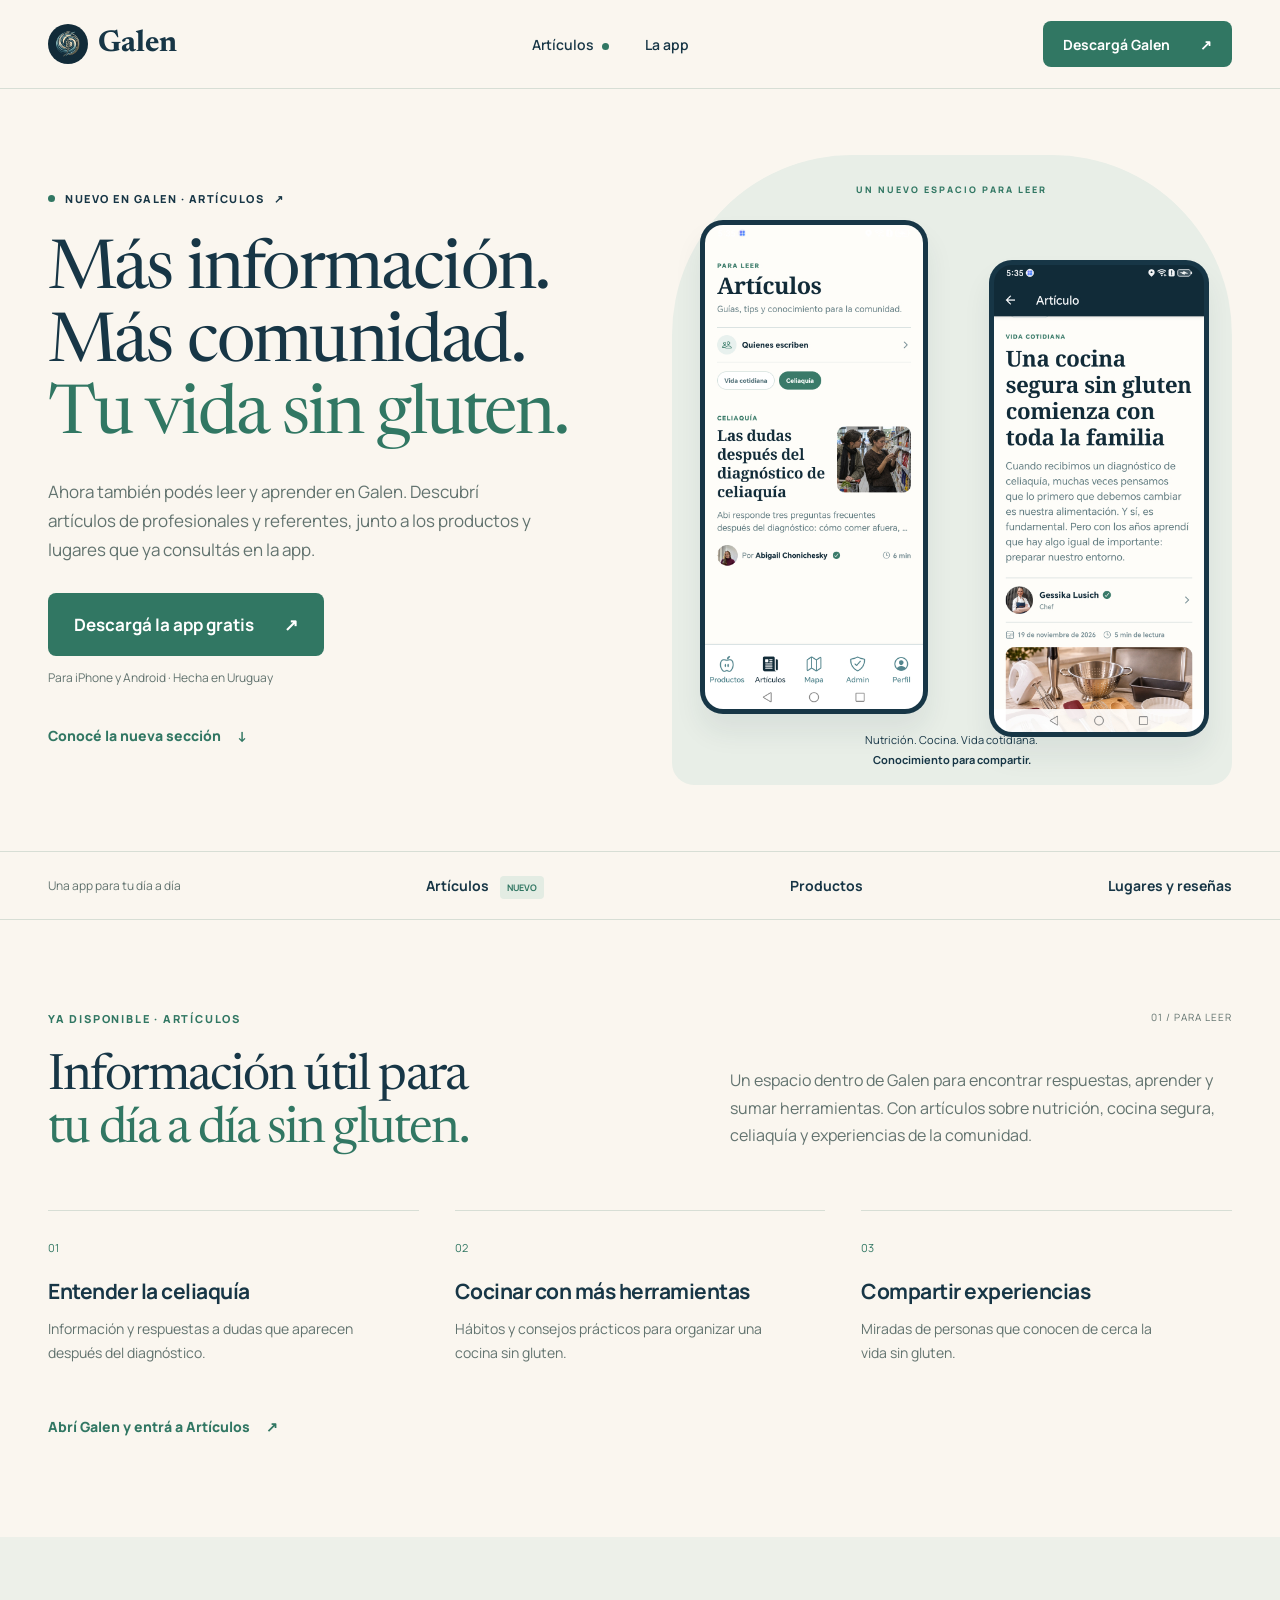
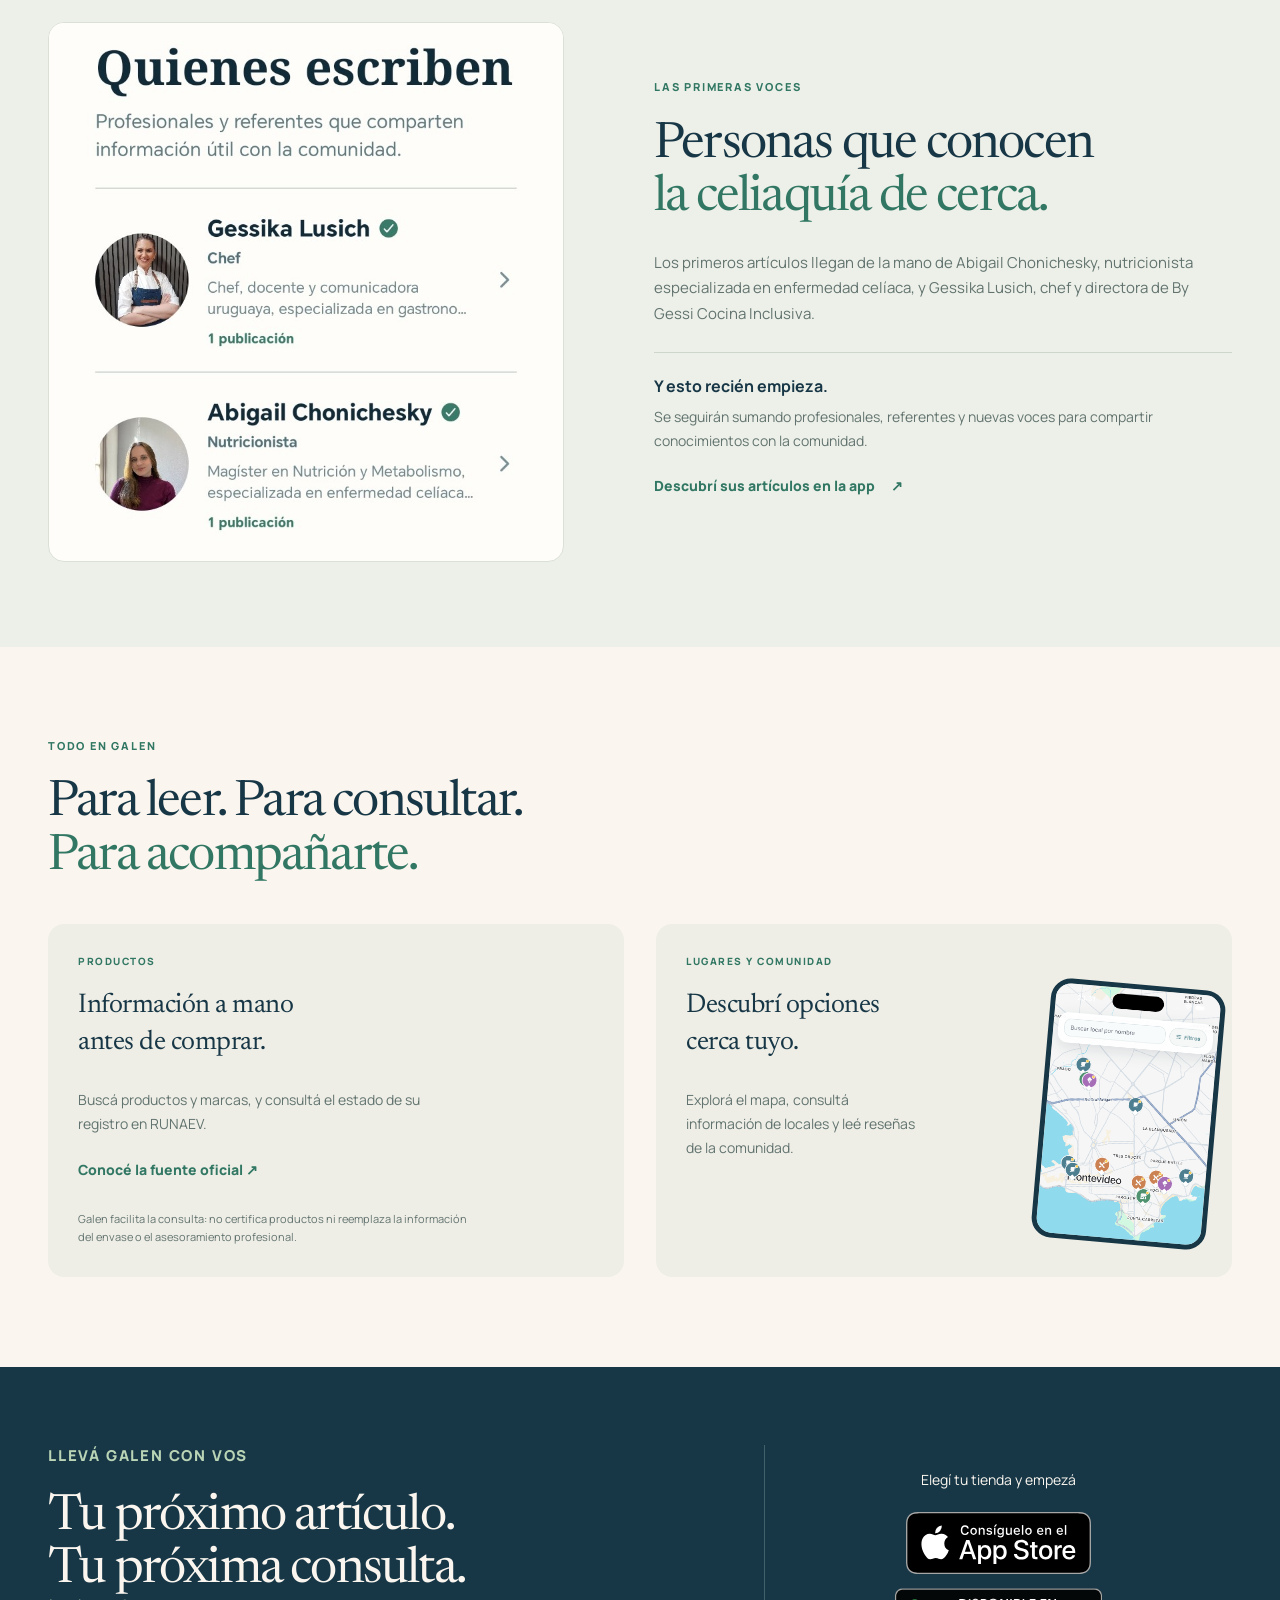
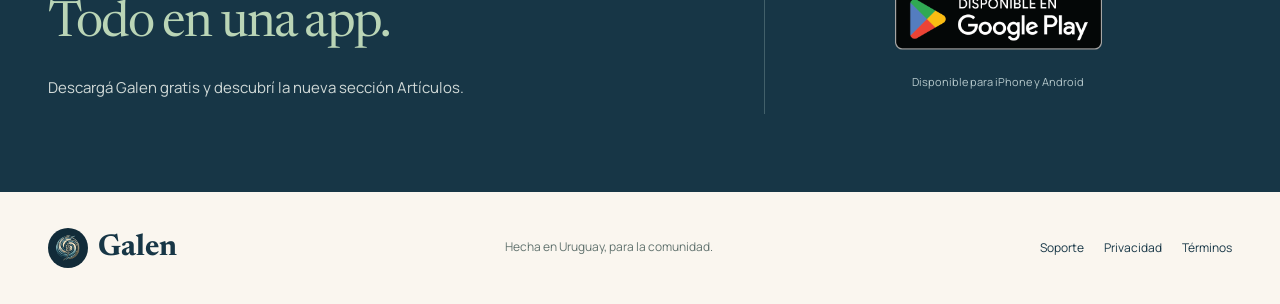
<file: index.html>
<!doctype html>
<html lang="es">
  <head>
    <meta charset="utf-8" />
    <meta name="viewport" content="width=device-width, initial-scale=1" />
    <title>Galen · Artículos, productos y lugares sin gluten</title>
    <meta
      name="description"
      content="Galen reúne artículos de profesionales y referentes, productos libres de gluten registrados en RUNAEV, lugares y reseñas en Uruguay. Descargá la app gratis."
    />
    <link rel="canonical" href="https://galen.uy/" />
    <link rel="sitemap" type="application/xml" title="Sitemap" href="https://galen.uy/sitemap.xml" />
    <meta name="robots" content="index,follow,max-image-preview:large,max-snippet:-1,max-video-preview:-1" />
    <meta
      name="googlebot"
      content="index,follow,max-image-preview:large,max-snippet:-1,max-video-preview:-1"
    />
    <meta name="theme-color" content="#173646" />
    <meta name="application-name" content="Galen" />
    <meta name="apple-mobile-web-app-title" content="Galen" />
    <meta name="apple-mobile-web-app-capable" content="yes" />
    <meta name="format-detection" content="telephone=no" />
    <meta property="og:type" content="website" />
    <meta property="og:locale" content="es_UY" />
    <meta property="og:site_name" content="Galen" />
    <meta property="og:title" content="Galen" />
    <meta property="og:url" content="https://galen.uy/" />
    <meta
      property="og:description"
      content="Artículos, productos registrados en RUNAEV y lugares para tu vida sin gluten. Descargá Galen gratis para iPhone y Android."
    />
    <meta property="og:image" content="https://galen.uy/assets/lista-articulos.jpg" />
    <meta name="twitter:card" content="summary_large_image" />
    <meta name="twitter:title" content="Galen" />
    <meta
      name="twitter:description"
      content="Artículos, productos registrados en RUNAEV y lugares para tu vida sin gluten. Descargá Galen gratis para iPhone y Android."
    />
    <meta name="twitter:image" content="https://galen.uy/assets/lista-articulos.jpg" />
    <link rel="icon" type="image/png" href="assets/logo.png" />
    <link rel="apple-touch-icon" href="assets/logo.png" />
    <link rel="manifest" href="site.webmanifest" />
    <link rel="preconnect" href="https://fonts.googleapis.com" />
    <link rel="preconnect" href="https://fonts.gstatic.com" crossorigin />
    <link
      href="https://fonts.googleapis.com/css2?family=Manrope:wght@400;500;600;700;800&amp;family=Newsreader:opsz,wght@6..72,400;6..72,600;6..72,700&amp;family=Sora:wght@500;600;700;800&amp;display=swap"
      rel="stylesheet"
    />
    <link rel="stylesheet" href="home-articles.css" />
    <script type="application/ld+json">
      {
        "@context": "https://schema.org",
        "@graph": [
          {
            "@type": "Organization",
            "name": "Galen",
            "url": "https://galen.uy/",
            "logo": "https://galen.uy/assets/logo.png",
            "sameAs": ["https://instagram.com/galen.uy"]
          },
          {
            "@type": "WebSite",
            "name": "Galen",
            "url": "https://galen.uy/",
            "inLanguage": "es-UY",
            "description": "Galen reúne artículos de profesionales y referentes, productos libres de gluten registrados en RUNAEV, lugares y reseñas en Uruguay. Descargá la app gratis."
          },
          {
            "@type": "MobileApplication",
            "name": "Galen",
            "applicationCategory": "HealthApplication",
            "operatingSystem": "iOS, Android",
            "inLanguage": "es-UY",
            "description": "App para leer artículos de profesionales y referentes, consultar productos libres de gluten registrados en RUNAEV y explorar lugares en Uruguay.",
            "offers": {
              "@type": "Offer",
              "price": "0",
              "priceCurrency": "USD"
            },
            "accessibilitySummary": "La experiencia prioriza contenido textual, estructura clara, navegación compatible con lector de pantalla y no depende solo de señales de audio.",
            "screenshot": [
              "https://galen.uy/assets/lista-articulos.jpg",
              "https://galen.uy/assets/app-map.png",
              "https://galen.uy/assets/app-detail.png"
            ],
            "url": "https://galen.uy/",
            "sameAs": [
              "https://apps.apple.com/uy/app/galen/id6762960046",
              "https://play.google.com/store/apps/details?id=uy.galen.mobile&hl=es_EC"
            ]
          }
        ]
      }
    </script>
  </head>
  <body>
<a class="skip" href="#contenido">Saltar al contenido</a>
<header><div class="shell nav"><a class="brand" href="#"><img src="assets/logo.png" alt="">Galen</a><nav aria-label="Principal"><a href="#articulos">Artículos <span class="dot"></span></a><a href="#herramientas">La app</a></nav><a class="button small" href="#descargar">Descargá Galen <span aria-hidden="true">↗</span></a></div></header>
<main id="contenido">
<section class="hero shell">
 <div class="hero-copy"><a class="announcement" href="#articulos"><span class="dot"></span> NUEVO EN GALEN · ARTÍCULOS <span aria-hidden="true">↗</span></a><h1>Más información.<br>Más comunidad.<br><em>Tu vida sin gluten.</em></h1><p class="lead">Ahora también podés leer y aprender en Galen. Descubrí artículos de profesionales y referentes, junto a los productos y lugares que ya consultás en la app.</p><a class="button primary" href="#descargar">Descargá la app gratis <span aria-hidden="true">↗</span></a><p class="availability">Para iPhone y Android · Hecha en Uruguay</p><a class="text-link" href="#articulos">Conocé la nueva sección <span aria-hidden="true">↓</span></a></div>
 <div class="hero-visual"><div class="visual-note">UN NUEVO ESPACIO PARA LEER</div><div class="phone phone-main"><img src="assets/lista-articulos.jpg" width="720" height="1600" alt="Sección Artículos en Galen, con una publicación de Abigail Chonichesky"></div><div class="phone phone-secondary"><img src="assets/articulo-gessika.jpg" width="720" height="1600" alt="Artículo de Gessika Lusich sobre una cocina segura sin gluten"></div><div class="visual-caption"><span>Nutrición. Cocina. Vida cotidiana.</span><strong>Conocimiento para compartir.</strong></div></div>
</section>
<div class="feature-band"><div class="shell"><span>Una app para tu día a día</span><a href="#articulos">Artículos <span class="new">NUEVO</span></a><a href="#herramientas">Productos</a><a href="#herramientas">Lugares y reseñas</a></div></div>
<section class="articles shell section" id="articulos"><div class="section-top"><p class="eyebrow">YA DISPONIBLE · ARTÍCULOS</p><span class="section-number">01 / PARA LEER</span></div><div class="article-intro"><h2>Información útil para<br><em>tu día a día sin gluten.</em></h2><p>Un espacio dentro de Galen para encontrar respuestas, aprender y sumar herramientas. Con artículos sobre nutrición, cocina segura, celiaquía y experiencias de la comunidad.</p></div><div class="topics"><article><span>01</span><h3>Entender la celiaquía</h3><p>Información y respuestas a dudas que aparecen después del diagnóstico.</p></article><article><span>02</span><h3>Cocinar con más herramientas</h3><p>Hábitos y consejos prácticos para organizar una cocina sin gluten.</p></article><article><span>03</span><h3>Compartir experiencias</h3><p>Miradas de personas que conocen de cerca la vida sin gluten.</p></article></div><a class="text-link" href="#descargar">Abrí Galen y entrá a Artículos <span aria-hidden="true">↗</span></a></section>
<section class="people-section"><div class="shell people"><div class="contributors-capture"><img src="assets/quienes-escriben.jpg" width="720" height="1600" alt="Quiénes escriben en Galen: Gessika Lusich, chef, y Abigail Chonichesky, nutricionista"></div><div class="people-copy"><p class="eyebrow">LAS PRIMERAS VOCES</p><h2>Personas que conocen<br><em>la celiaquía de cerca.</em></h2><p>Los primeros artículos llegan de la mano de Abigail Chonichesky, nutricionista especializada en enfermedad celíaca, y Gessika Lusich, chef y directora de By Gessi Cocina Inclusiva.</p><div class="growth"><strong>Y esto recién empieza.</strong><p>Se seguirán sumando profesionales, referentes y nuevas voces para compartir conocimientos con la comunidad.</p></div><a class="text-link" href="#descargar">Descubrí sus artículos en la app <span aria-hidden="true">↗</span></a></div></div></section>
<section class="section shell tools" id="herramientas"><p class="eyebrow">TODO EN GALEN</p><h2>Para leer. Para consultar.<br><em>Para acompañarte.</em></h2><div class="tool-grid"><article><span class="tool-label">PRODUCTOS</span><h3>Información a mano<br>antes de comprar.</h3><p>Buscá productos y marcas, y consultá el estado de su registro en RUNAEV.</p><a href="https://app.runaev.gub.uy/runaev/consultas-publicas/productos" class="text-link">Conocé la fuente oficial ↗</a><p class="source-note">Galen facilita la consulta: no certifica productos ni reemplaza la información del envase o el asesoramiento profesional.</p></article><article><span class="tool-label">LUGARES Y COMUNIDAD</span><h3>Descubrí opciones<br>cerca tuyo.</h3><p>Explorá el mapa, consultá información de locales y leé reseñas de la comunidad.</p><div class="map-crop"><img src="assets/app-map.png" alt="Mapa de lugares en la app Galen" loading="lazy"></div></article></div></section>
<section class="download" id="descargar"><div class="shell download-inner"><div><p class="eyebrow">LLEVÁ GALEN CON VOS</p><h2>Tu próximo artículo.<br>Tu próxima consulta.<br><em>Todo en una app.</em></h2><p>Descargá Galen gratis y descubrí la nueva sección Artículos.</p></div><div class="download-options"><span>Elegí tu tienda y empezá</span><a href="https://apps.apple.com/uy/app/galen/id6762960046" aria-label="Descargar Galen en App Store"><img src="assets/download-on-app-store-es.svg" alt="Descárgalo en el App Store"></a><a href="https://play.google.com/store/apps/details?id=uy.galen.mobile&hl=es_EC" aria-label="Descargar Galen en Google Play"><img class="google" src="assets/disponible-google-play-es.png" alt="Disponible en Google Play"></a><small>Disponible para iPhone y Android</small></div></div></section>
</main><footer class="shell"><a class="brand" href="#"><img src="assets/logo.png" alt="">Galen</a><p>Hecha en Uruguay, para la comunidad.</p><nav aria-label="Información"><a href="https://galen.uy/support.html">Soporte</a><a href="https://galen.uy/privacy.html">Privacidad</a><a href="https://galen.uy/terms.html">Términos</a></nav></footer>
<a class="mobile-download button" href="#descargar">Descargá Galen gratis <span aria-hidden="true">↗</span></a>
</body></html>
</file>
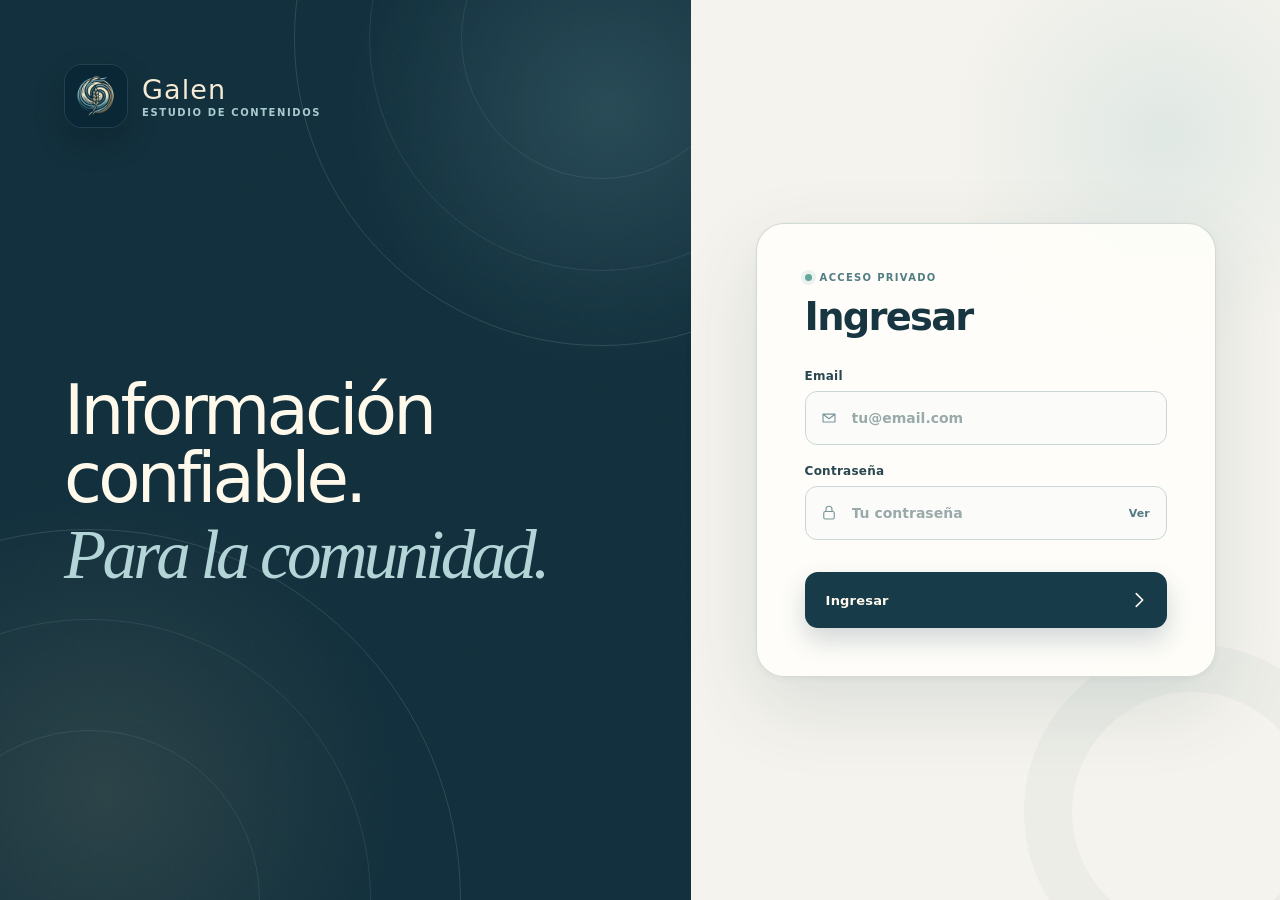
<file: articulos/index.html>
<!doctype html>
<html lang="es">
  <head>
    <meta charset="UTF-8" />
    <meta name="viewport" content="width=device-width, initial-scale=1.0" />
    <meta name="robots" content="noindex, nofollow" />
    <link rel="icon" type="image/png" href="./brand/galen-logo.png" />
    <title>Estudio de contenidos Galen</title>
    <script type="module" crossorigin src="./assets/index-Df2Dg6_-.js"></script>
    <link rel="modulepreload" crossorigin href="./assets/api-C0Y1p181.js">
    <link rel="stylesheet" crossorigin href="./assets/index-qWWPP7Mf.css">
  </head>
  <body>
    <div id="root"></div>
  </body>
</html>
</file>
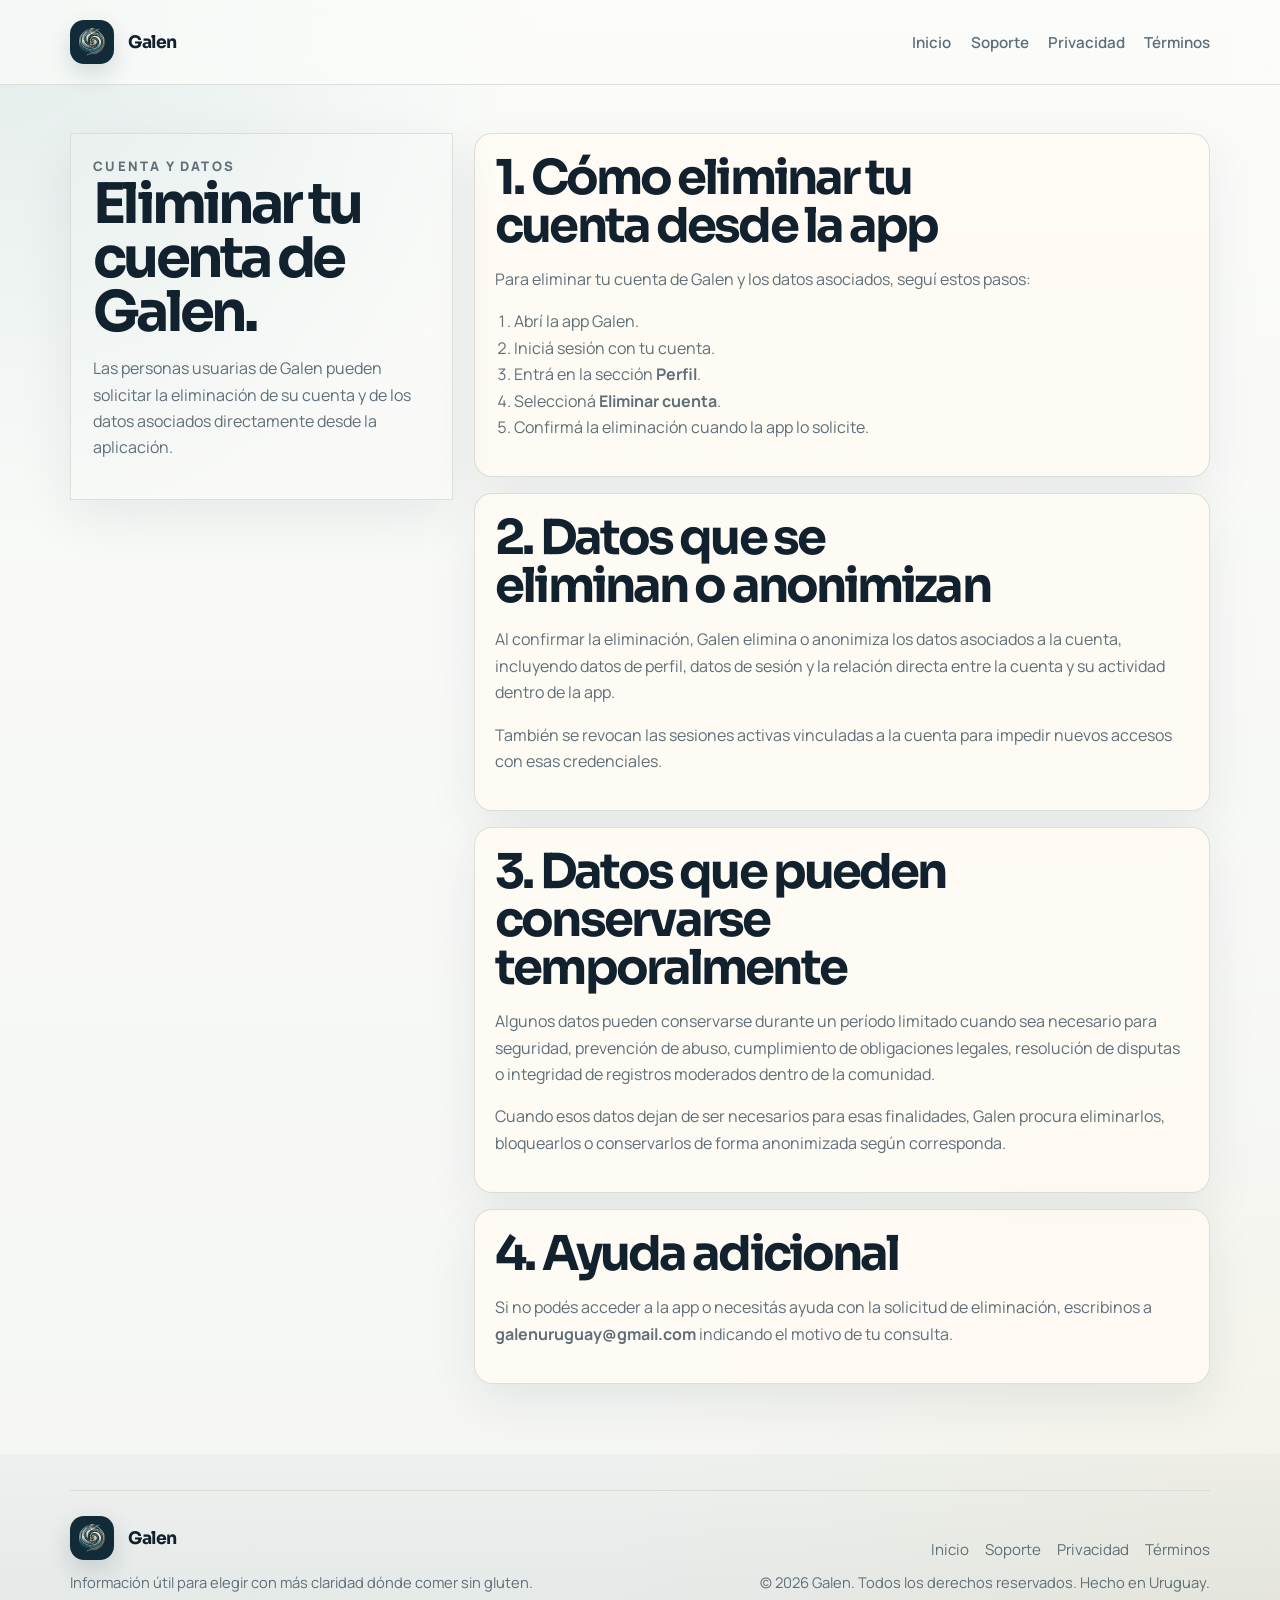
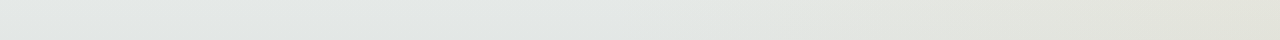
<file: delete-account.html>
<!doctype html>
<html lang="es">
  <head>
    <meta charset="utf-8" />
    <meta name="viewport" content="width=device-width, initial-scale=1" />
    <title>Eliminar cuenta - Galen</title>
    <meta
      name="description"
      content="Instrucciones para eliminar una cuenta de Galen y los datos asociados desde la aplicación."
    />
    <link rel="canonical" href="https://galen.uy/delete-account.html" />
    <link rel="sitemap" type="application/xml" title="Sitemap" href="https://galen.uy/sitemap.xml" />
    <meta name="robots" content="index,follow,max-image-preview:large,max-snippet:-1,max-video-preview:-1" />
    <meta
      name="googlebot"
      content="index,follow,max-image-preview:large,max-snippet:-1,max-video-preview:-1"
    />
    <meta name="theme-color" content="#173646" />
    <meta name="application-name" content="Galen" />
    <meta name="apple-mobile-web-app-title" content="Galen" />
    <meta property="og:type" content="website" />
    <meta property="og:locale" content="es_UY" />
    <meta property="og:site_name" content="Galen" />
    <meta property="og:title" content="Eliminar cuenta - Galen" />
    <meta property="og:url" content="https://galen.uy/delete-account.html" />
    <meta
      property="og:description"
      content="Pasos para eliminar una cuenta de Galen y los datos asociados desde la aplicación."
    />
    <meta property="og:image" content="https://galen.uy/assets/logo.png" />
    <meta name="twitter:card" content="summary" />
    <meta name="twitter:title" content="Eliminar cuenta - Galen" />
    <meta
      name="twitter:description"
      content="Pasos para eliminar una cuenta de Galen y los datos asociados desde la aplicación."
    />
    <meta name="twitter:image" content="https://galen.uy/assets/logo.png" />
    <link rel="icon" type="image/png" href="assets/logo.png" />
    <link rel="apple-touch-icon" href="assets/logo.png" />
    <link rel="manifest" href="site.webmanifest" />
    <link rel="preconnect" href="https://fonts.googleapis.com" />
    <link rel="preconnect" href="https://fonts.gstatic.com" crossorigin />
    <link
      href="https://fonts.googleapis.com/css2?family=Manrope:wght@400;500;600;700;800&family=Sora:wght@500;600;700;800&display=swap"
      rel="stylesheet"
    />
    <link rel="stylesheet" href="styles.css" />
    <script type="application/ld+json">
      {
        "@context": "https://schema.org",
        "@type": "WebPage",
        "name": "Eliminar cuenta - Galen",
        "url": "https://galen.uy/delete-account.html",
        "inLanguage": "es-UY",
        "description": "Instrucciones para eliminar una cuenta de Galen y los datos asociados desde la aplicación."
      }
    </script>
  </head>
  <body>
    <a class="skip-link" href="#main-content">Saltar al contenido principal</a>
    <header class="site-header">
      <div class="shell nav">
        <a class="brand" href="index.html" aria-label="Galen inicio">
          <img class="brand-logo" src="assets/logo.png" alt="Logo de Galen" />
          <span class="brand-name">Galen</span>
        </a>
        <nav class="nav-links" aria-label="Principal">
          <a href="index.html">Inicio</a>
          <a href="support.html">Soporte</a>
          <a href="privacy.html">Privacidad</a>
          <a href="terms.html">Términos</a>
        </nav>
        <details class="mobile-nav">
          <summary aria-label="Abrir menú">
            <span class="mobile-nav-icon" aria-hidden="true"></span>
            <span>Menú</span>
          </summary>
          <nav class="mobile-nav-panel" aria-label="Principal móvil">
            <a href="index.html">Inicio</a>
            <a href="support.html">Soporte</a>
            <a href="privacy.html">Privacidad</a>
            <a href="terms.html">Términos</a>
          </nav>
        </details>
      </div>
    </header>

    <main id="main-content" class="legal-main" tabindex="-1">
      <div class="shell legal-shell">
        <aside class="legal-summary">
          <p class="eyebrow">Cuenta y datos</p>
          <h1>Eliminar tu cuenta de Galen.</h1>
          <p>
            Las personas usuarias de Galen pueden solicitar la eliminación de su cuenta y de los
            datos asociados directamente desde la aplicación.
          </p>
        </aside>

        <article class="legal-article">
          <section>
            <h2>1. Cómo eliminar tu cuenta desde la app</h2>
            <p>Para eliminar tu cuenta de Galen y los datos asociados, seguí estos pasos:</p>
            <ol>
              <li>Abrí la app Galen.</li>
              <li>Iniciá sesión con tu cuenta.</li>
              <li>Entrá en la sección <strong>Perfil</strong>.</li>
              <li>Seleccioná <strong>Eliminar cuenta</strong>.</li>
              <li>Confirmá la eliminación cuando la app lo solicite.</li>
            </ol>
          </section>

          <section>
            <h2>2. Datos que se eliminan o anonimizan</h2>
            <p>
              Al confirmar la eliminación, Galen elimina o anonimiza los datos asociados a la
              cuenta, incluyendo datos de perfil, datos de sesión y la relación directa entre la
              cuenta y su actividad dentro de la app.
            </p>
            <p>
              También se revocan las sesiones activas vinculadas a la cuenta para impedir nuevos
              accesos con esas credenciales.
            </p>
          </section>

          <section>
            <h2>3. Datos que pueden conservarse temporalmente</h2>
            <p>
              Algunos datos pueden conservarse durante un período limitado cuando sea necesario
              para seguridad, prevención de abuso, cumplimiento de obligaciones legales, resolución
              de disputas o integridad de registros moderados dentro de la comunidad.
            </p>
            <p>
              Cuando esos datos dejan de ser necesarios para esas finalidades, Galen procura
              eliminarlos, bloquearlos o conservarlos de forma anonimizada según corresponda.
            </p>
          </section>

          <section>
            <h2>4. Ayuda adicional</h2>
            <p>
              Si no podés acceder a la app o necesitás ayuda con la solicitud de eliminación,
              escribinos a <strong>galenuruguay@gmail.com</strong> indicando el motivo de tu
              consulta.
            </p>
          </section>
        </article>
      </div>
    </main>

    <footer class="site-footer">
      <div class="shell footer-grid">
        <div class="footer-brand-block">
          <a class="brand brand-footer" href="index.html" aria-label="Galen inicio">
            <img class="brand-logo" src="assets/logo.png" alt="Logo de Galen" />
            <span class="brand-name">Galen</span>
          </a>
          <p class="footer-copy">Información útil para elegir con más claridad dónde comer sin gluten.</p>
        </div>

        <div class="footer-meta">
          <nav class="footer-links" aria-label="Legales">
            <a href="index.html">Inicio</a>
            <a href="support.html">Soporte</a>
            <a href="privacy.html">Privacidad</a>
            <a href="terms.html">Términos</a>
          </nav>
          <p class="footer-legal">© 2026 Galen. Todos los derechos reservados. Hecho en Uruguay.</p>
        </div>
      </div>
    </footer>
  </body>
</html>
</file>
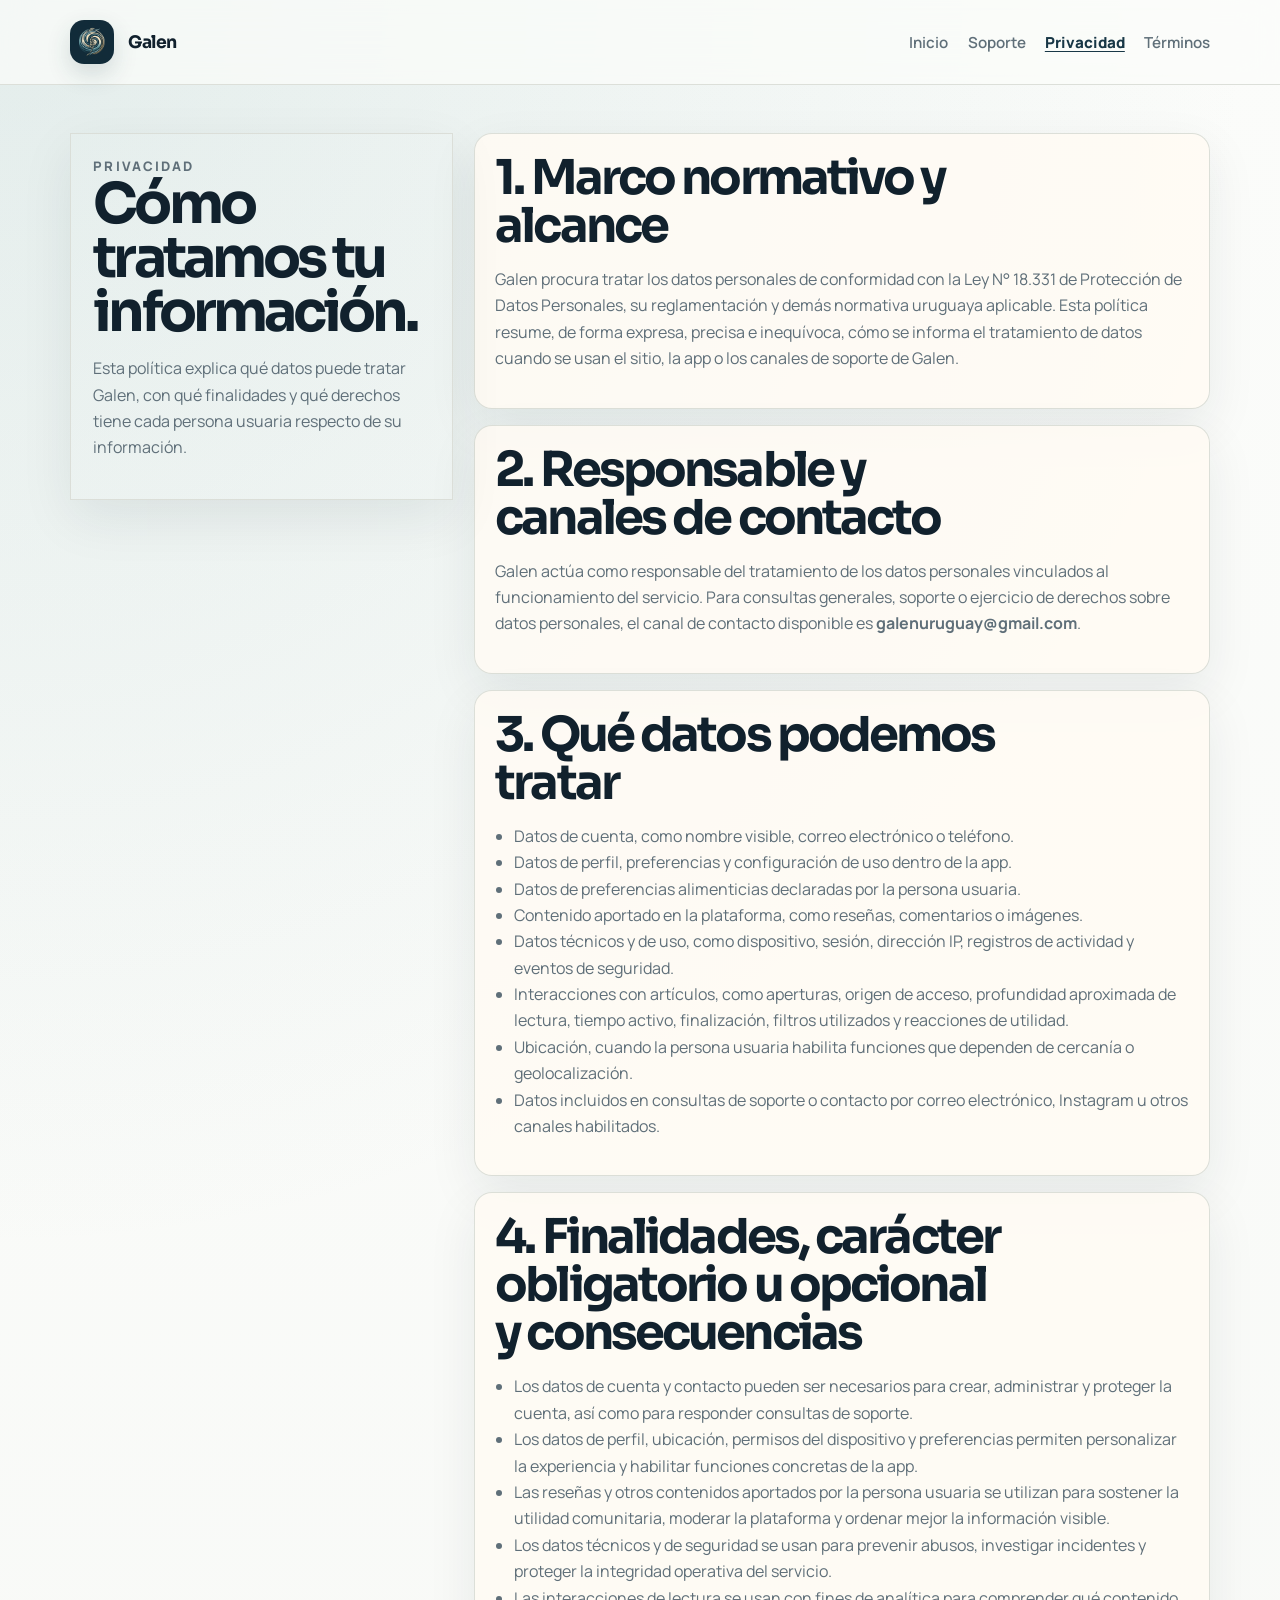
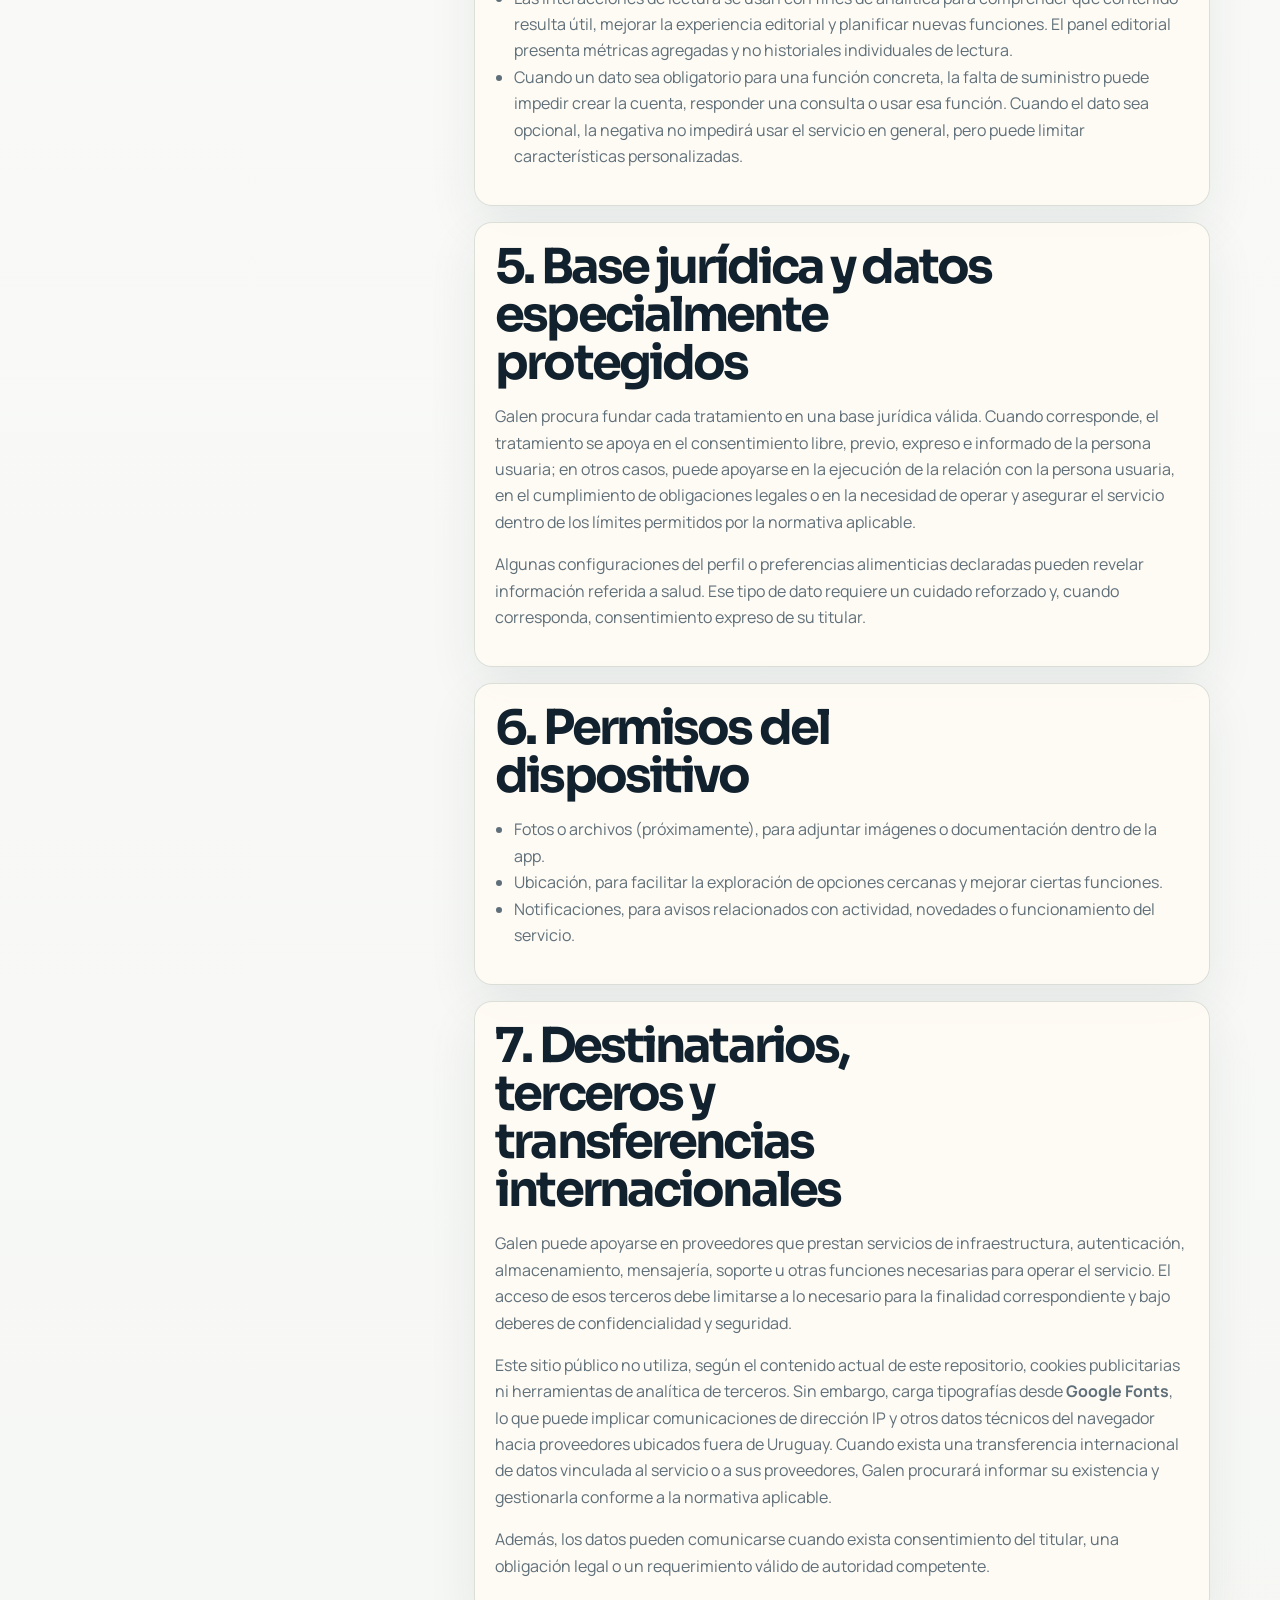
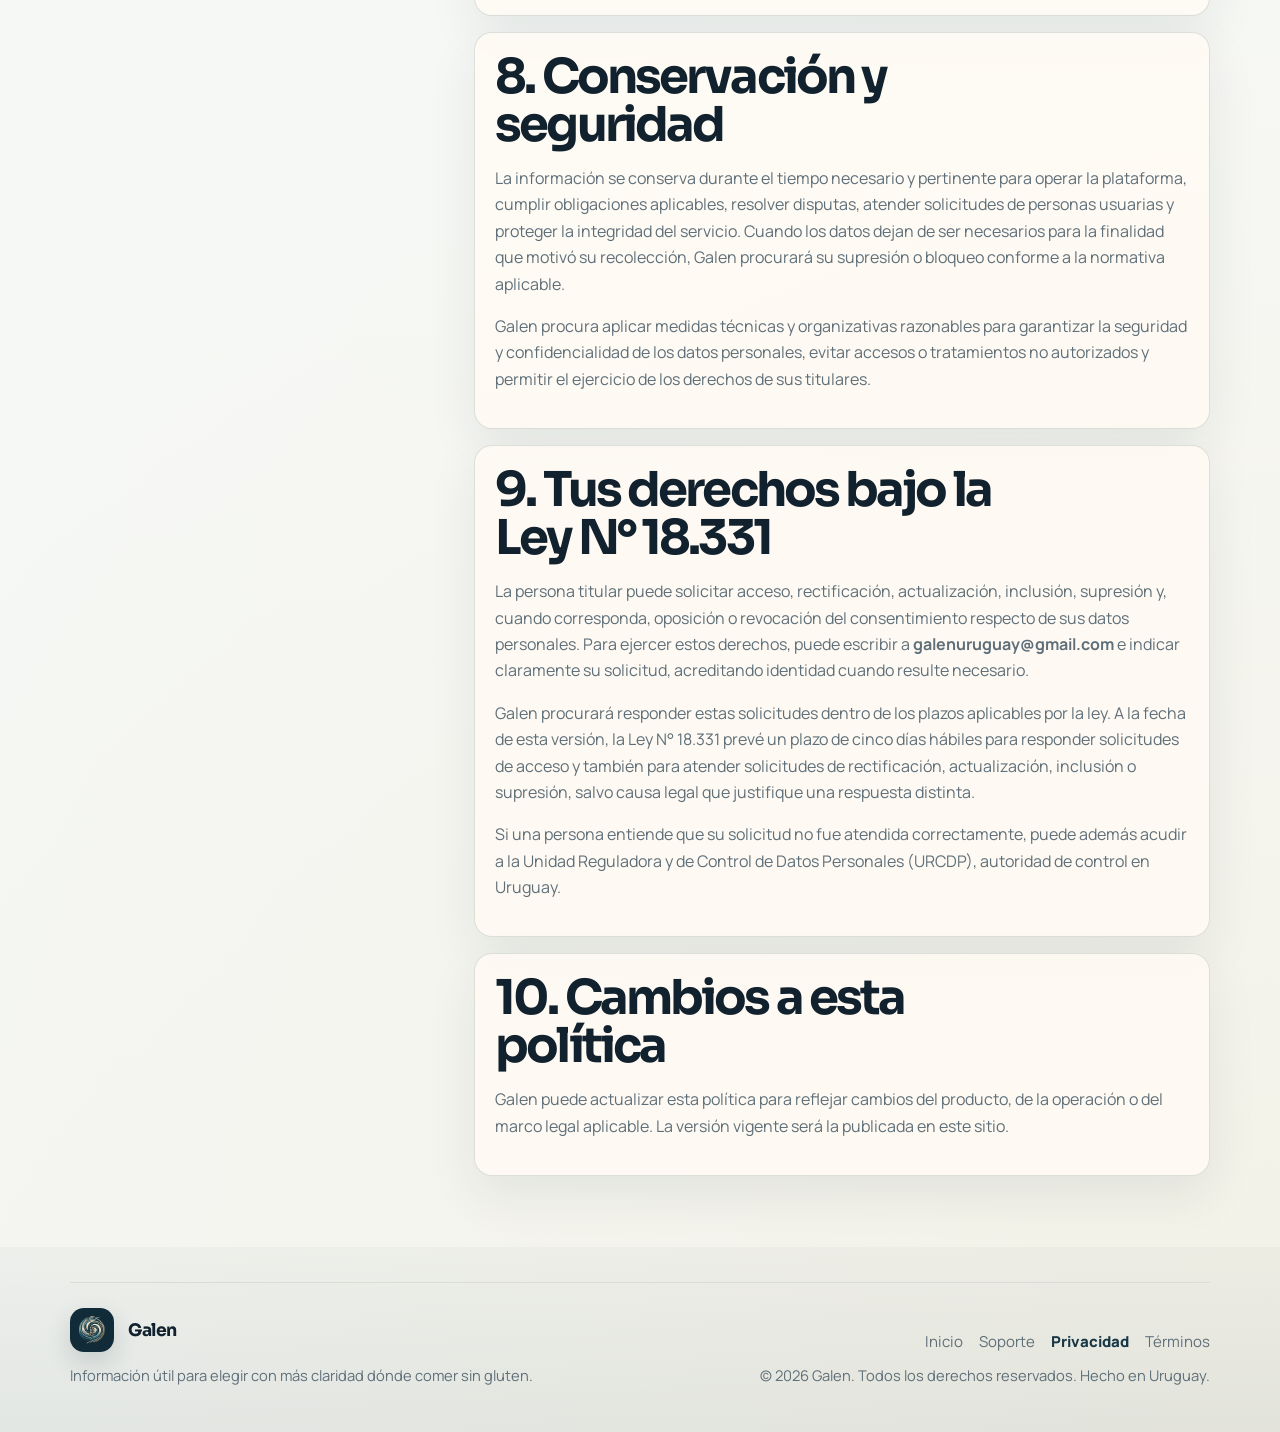
<file: privacy.html>
<!doctype html>
<html lang="es">
  <head>
    <meta charset="utf-8" />
    <meta name="viewport" content="width=device-width, initial-scale=1" />
    <title>Galen</title>
    <meta
      name="description"
      content="Política de privacidad de Galen sobre el tratamiento de datos personales y datos vinculados al perfil de uso dentro de la app."
    />
    <link rel="canonical" href="https://galen.uy/privacy.html" />
    <link rel="sitemap" type="application/xml" title="Sitemap" href="https://galen.uy/sitemap.xml" />
    <meta name="robots" content="index,follow,max-image-preview:large,max-snippet:-1,max-video-preview:-1" />
    <meta
      name="googlebot"
      content="index,follow,max-image-preview:large,max-snippet:-1,max-video-preview:-1"
    />
    <meta name="theme-color" content="#173646" />
    <meta name="application-name" content="Galen" />
    <meta name="apple-mobile-web-app-title" content="Galen" />
    <meta property="og:type" content="website" />
    <meta property="og:locale" content="es_UY" />
    <meta property="og:site_name" content="Galen" />
    <meta property="og:title" content="Galen" />
    <meta property="og:url" content="https://galen.uy/privacy.html" />
    <meta
      property="og:description"
      content="Política de privacidad de Galen sobre cuenta, perfil, datos de uso y restricciones alimenticias."
    />
    <meta property="og:image" content="https://galen.uy/assets/logo.png" />
    <meta name="twitter:card" content="summary" />
    <meta name="twitter:title" content="Galen" />
    <meta
      name="twitter:description"
      content="Política de privacidad de Galen sobre cuenta, perfil, datos de uso y restricciones alimenticias."
    />
    <meta name="twitter:image" content="https://galen.uy/assets/logo.png" />
    <link rel="icon" type="image/png" href="assets/logo.png" />
    <link rel="apple-touch-icon" href="assets/logo.png" />
    <link rel="manifest" href="site.webmanifest" />
    <link rel="preconnect" href="https://fonts.googleapis.com" />
    <link rel="preconnect" href="https://fonts.gstatic.com" crossorigin />
    <link
      href="https://fonts.googleapis.com/css2?family=Manrope:wght@400;500;600;700;800&family=Sora:wght@500;600;700;800&display=swap"
      rel="stylesheet"
    />
    <link rel="stylesheet" href="styles.css" />
    <script type="application/ld+json">
      {
        "@context": "https://schema.org",
        "@type": "PrivacyPolicy",
        "name": "Privacidad de Galen",
        "url": "https://galen.uy/privacy.html",
        "inLanguage": "es-UY",
        "description": "Política de privacidad de Galen sobre datos personales, perfil, actividad y permisos del dispositivo."
      }
    </script>
  </head>
  <body>
    <a class="skip-link" href="#main-content">Saltar al contenido principal</a>
    <header class="site-header">
      <div class="shell nav">
        <a class="brand" href="index.html" aria-label="Galen inicio">
          <img class="brand-logo" src="assets/logo.png" alt="Logo de Galen" />
          <span class="brand-name">Galen</span>
        </a>
        <nav class="nav-links" aria-label="Principal">
          <a href="index.html">Inicio</a>
          <a href="support.html">Soporte</a>
          <a href="privacy.html" aria-current="page">Privacidad</a>
          <a href="terms.html">Términos</a>
        </nav>
        <details class="mobile-nav">
          <summary aria-label="Abrir menú">
            <span class="mobile-nav-icon" aria-hidden="true"></span>
            <span>Menú</span>
          </summary>
          <nav class="mobile-nav-panel" aria-label="Principal móvil">
            <a href="index.html">Inicio</a>
            <a href="support.html">Soporte</a>
            <a href="privacy.html" aria-current="page">Privacidad</a>
            <a href="terms.html">Términos</a>
          </nav>
        </details>
      </div>
    </header>

    <main id="main-content" class="legal-main" tabindex="-1">
      <div class="shell legal-shell">
        <aside class="legal-summary">
          <p class="eyebrow">Privacidad</p>
          <h1>Cómo tratamos tu información.</h1>
          <p>
            Esta política explica qué datos puede tratar Galen, con qué finalidades y qué derechos
            tiene cada persona usuaria respecto de su información.
          </p>
        </aside>

        <article class="legal-article">
          <section>
            <h2>1. Marco normativo y alcance</h2>
            <p>
              Galen procura tratar los datos personales de conformidad con la Ley N° 18.331 de
              Protección de Datos Personales, su reglamentación y demás normativa uruguaya
              aplicable. Esta política resume, de forma expresa, precisa e inequívoca, cómo se
              informa el tratamiento de datos cuando se usan el sitio, la app o los canales de
              soporte de Galen.
            </p>
          </section>

          <section>
            <h2>2. Responsable y canales de contacto</h2>
            <p>
              Galen actúa como responsable del tratamiento de los datos personales vinculados al
              funcionamiento del servicio. Para consultas generales, soporte o ejercicio de
              derechos sobre datos personales, el canal de contacto disponible es
              <strong>galenuruguay@gmail.com</strong>.
            </p>
          </section>

          <section>
            <h2>3. Qué datos podemos tratar</h2>
            <ul>
              <li>Datos de cuenta, como nombre visible, correo electrónico o teléfono.</li>
              <li>Datos de perfil, preferencias y configuración de uso dentro de la app.</li>
              <li>Datos de preferencias alimenticias declaradas por la persona usuaria.</li>
              <li>Contenido aportado en la plataforma, como reseñas, comentarios o imágenes.</li>
              <li>Datos técnicos y de uso, como dispositivo, sesión, dirección IP, registros de actividad y eventos de seguridad.</li>
              <li>Interacciones con artículos, como aperturas, origen de acceso, profundidad aproximada de lectura, tiempo activo, finalización, filtros utilizados y reacciones de utilidad.</li>
              <li>Ubicación, cuando la persona usuaria habilita funciones que dependen de cercanía o geolocalización.</li>
              <li>Datos incluidos en consultas de soporte o contacto por correo electrónico, Instagram u otros canales habilitados.</li>
            </ul>
          </section>

          <section>
            <h2>4. Finalidades, carácter obligatorio u opcional y consecuencias</h2>
            <ul>
              <li>Los datos de cuenta y contacto pueden ser necesarios para crear, administrar y proteger la cuenta, así como para responder consultas de soporte.</li>
              <li>Los datos de perfil, ubicación, permisos del dispositivo y preferencias permiten personalizar la experiencia y habilitar funciones concretas de la app.</li>
              <li>Las reseñas y otros contenidos aportados por la persona usuaria se utilizan para sostener la utilidad comunitaria, moderar la plataforma y ordenar mejor la información visible.</li>
              <li>Los datos técnicos y de seguridad se usan para prevenir abusos, investigar incidentes y proteger la integridad operativa del servicio.</li>
              <li>Las interacciones de lectura se usan con fines de analítica para comprender qué contenido resulta útil, mejorar la experiencia editorial y planificar nuevas funciones. El panel editorial presenta métricas agregadas y no historiales individuales de lectura.</li>
              <li>Cuando un dato sea obligatorio para una función concreta, la falta de suministro puede impedir crear la cuenta, responder una consulta o usar esa función. Cuando el dato sea opcional, la negativa no impedirá usar el servicio en general, pero puede limitar características personalizadas.</li>
            </ul>
          </section>

          <section>
            <h2>5. Base jurídica y datos especialmente protegidos</h2>
            <p>
              Galen procura fundar cada tratamiento en una base jurídica válida. Cuando
              corresponde, el tratamiento se apoya en el consentimiento libre, previo, expreso e
              informado de la persona usuaria; en otros casos, puede apoyarse en la ejecución de
              la relación con la persona usuaria, en el cumplimiento de obligaciones legales o en
              la necesidad de operar y asegurar el servicio dentro de los límites permitidos por la
              normativa aplicable.
            </p>
            <p>
              Algunas configuraciones del perfil o preferencias alimenticias declaradas pueden
              revelar información referida a salud. Ese tipo de
              dato requiere un cuidado reforzado y, cuando corresponda, consentimiento expreso de
              su titular.
            </p>
          </section>

          <section>
            <h2>6. Permisos del dispositivo</h2>
            <ul>
              <li>Fotos o archivos (próximamente), para adjuntar imágenes o documentación dentro de la app.</li>
              <li>Ubicación, para facilitar la exploración de opciones cercanas y mejorar ciertas funciones.</li>
              <li>Notificaciones, para avisos relacionados con actividad, novedades o funcionamiento del servicio.</li>
            </ul>
          </section>

          <section>
            <h2>7. Destinatarios, terceros y transferencias internacionales</h2>
            <p>
              Galen puede apoyarse en proveedores que prestan servicios de infraestructura,
              autenticación, almacenamiento, mensajería, soporte u otras funciones necesarias para
              operar el servicio. El acceso de esos terceros debe limitarse a lo necesario para la
              finalidad correspondiente y bajo deberes de confidencialidad y seguridad.
            </p>
            <p>
              Este sitio público no utiliza, según el contenido actual de este repositorio, cookies
              publicitarias ni herramientas de analítica de terceros. Sin embargo, carga tipografías
              desde <strong>Google Fonts</strong>, lo que puede implicar comunicaciones de dirección
              IP y otros datos técnicos del navegador hacia proveedores ubicados fuera de Uruguay.
              Cuando exista una transferencia internacional de datos vinculada al servicio o a sus
              proveedores, Galen procurará informar su existencia y gestionarla conforme a la
              normativa aplicable.
            </p>
            <p>
              Además, los datos pueden comunicarse cuando exista consentimiento del titular, una
              obligación legal o un requerimiento válido de autoridad competente.
            </p>
          </section>

          <section>
            <h2>8. Conservación y seguridad</h2>
            <p>
              La información se conserva durante el tiempo necesario y pertinente para operar la
              plataforma, cumplir obligaciones aplicables, resolver disputas, atender solicitudes de
              personas usuarias y proteger la integridad del servicio. Cuando los datos dejan de ser
              necesarios para la finalidad que motivó su recolección, Galen procurará su supresión
              o bloqueo conforme a la normativa aplicable.
            </p>
            <p>
              Galen procura aplicar medidas técnicas y organizativas razonables para garantizar la
              seguridad y confidencialidad de los datos personales, evitar accesos o tratamientos no
              autorizados y permitir el ejercicio de los derechos de sus titulares.
            </p>
          </section>

          <section>
            <h2>9. Tus derechos bajo la Ley N° 18.331</h2>
            <p>
              La persona titular puede solicitar acceso, rectificación, actualización, inclusión,
              supresión y, cuando corresponda, oposición o revocación del consentimiento respecto de
              sus datos personales. Para ejercer estos derechos, puede escribir a
              <strong>galenuruguay@gmail.com</strong> e indicar claramente su solicitud, acreditando
              identidad cuando resulte necesario.
            </p>
            <p>
              Galen procurará responder estas solicitudes dentro de los plazos aplicables por la ley.
              A la fecha de esta versión, la Ley N° 18.331 prevé un plazo de cinco días hábiles para
              responder solicitudes de acceso y también para atender solicitudes de rectificación,
              actualización, inclusión o supresión, salvo causa legal que justifique una respuesta
              distinta.
            </p>
            <p>
              Si una persona entiende que su solicitud no fue atendida correctamente, puede además
              acudir a la Unidad Reguladora y de Control de Datos Personales (URCDP), autoridad de
              control en Uruguay.
            </p>
          </section>

          <section>
            <h2>10. Cambios a esta política</h2>
            <p>
              Galen puede actualizar esta política para reflejar cambios del producto, de la
              operación o del marco legal aplicable. La versión vigente será la publicada en este
              sitio.
            </p>
          </section>
        </article>
      </div>
    </main>

    <footer class="site-footer">
      <div class="shell footer-grid">
        <div class="footer-brand-block">
          <a class="brand brand-footer" href="index.html" aria-label="Galen inicio">
            <img class="brand-logo" src="assets/logo.png" alt="Logo de Galen" />
            <span class="brand-name">Galen</span>
          </a>
          <p class="footer-copy">Información útil para elegir con más claridad dónde comer sin gluten.</p>
        </div>

        <div class="footer-meta">
          <nav class="footer-links" aria-label="Legales">
            <a href="index.html">Inicio</a>
            <a href="support.html">Soporte</a>
            <a href="privacy.html" aria-current="page">Privacidad</a>
            <a href="terms.html">Términos</a>
          </nav>
          <p class="footer-legal">© 2026 Galen. Todos los derechos reservados. Hecho en Uruguay.</p>
        </div>
      </div>
    </footer>
  </body>
</html>
</file>
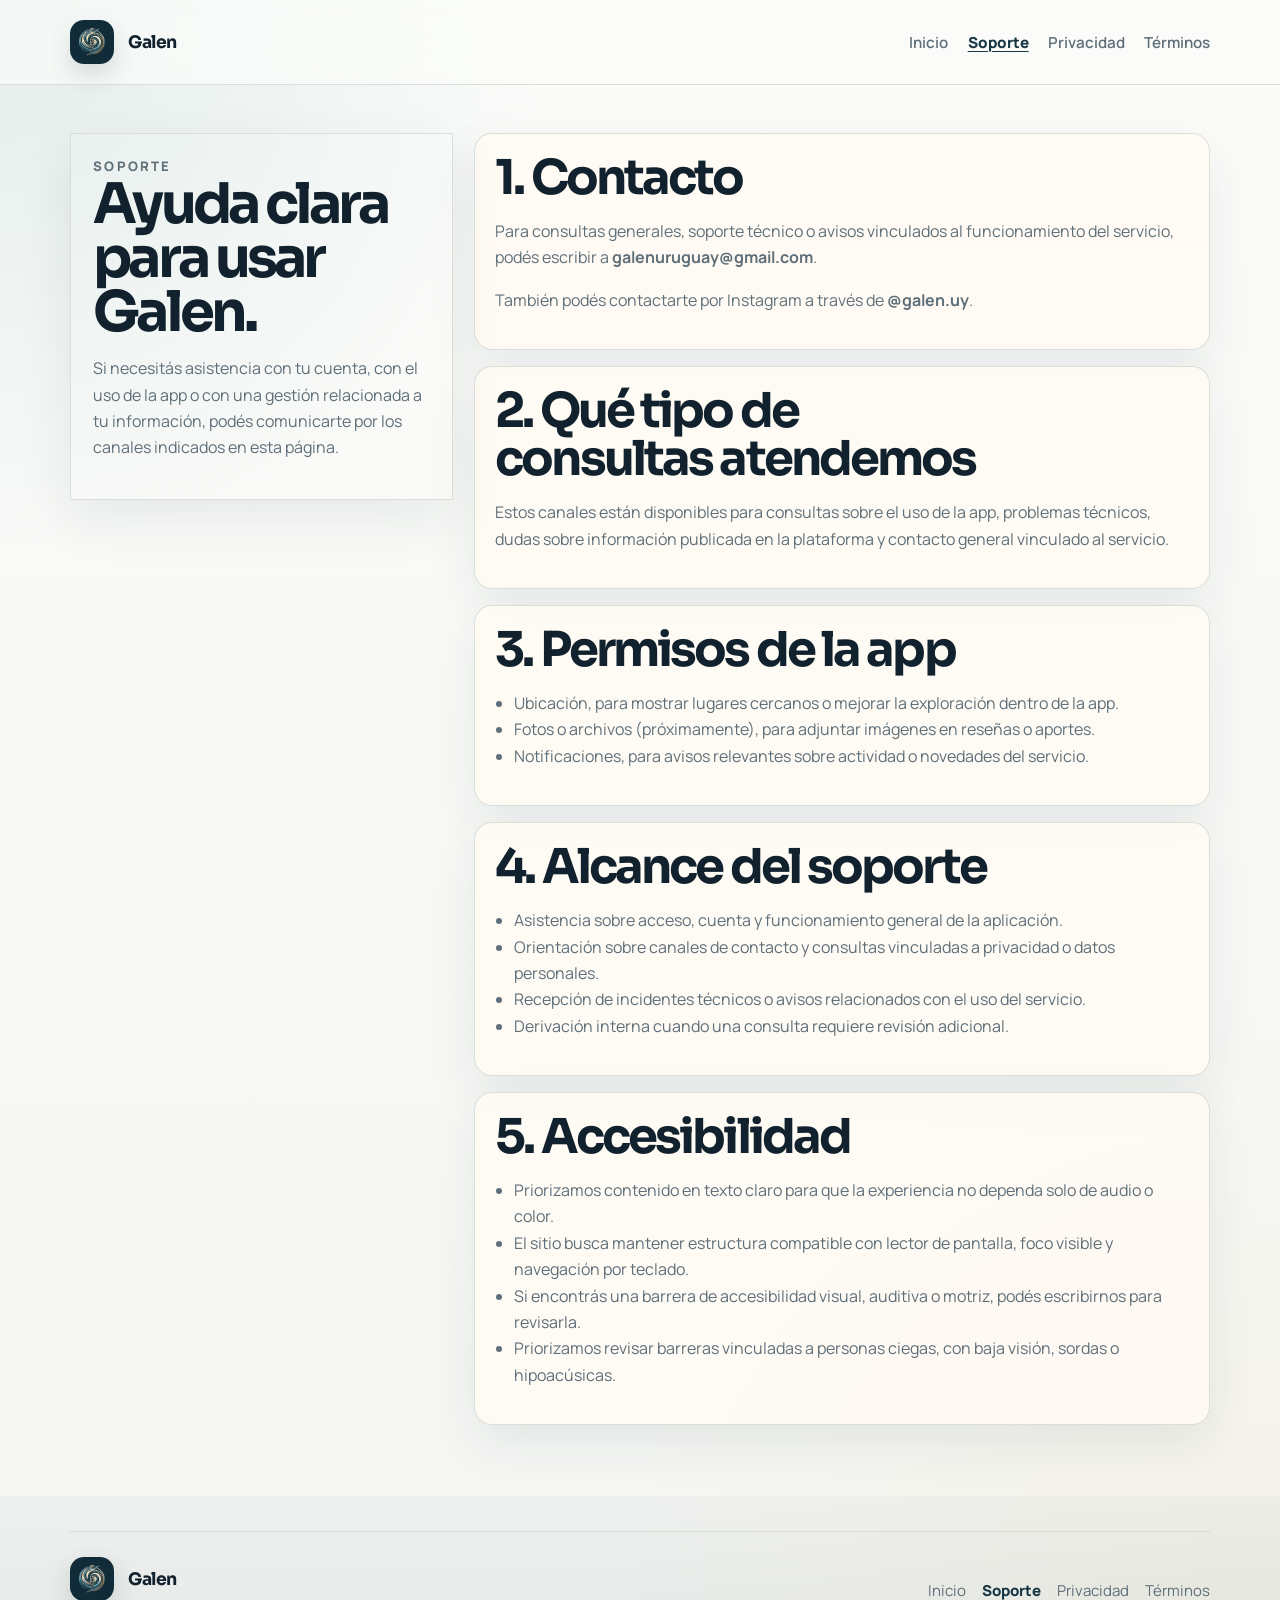
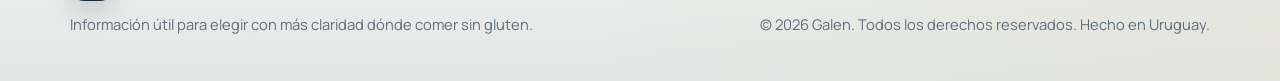
<file: support.html>
<!doctype html>
<html lang="es">
  <head>
    <meta charset="utf-8" />
    <meta name="viewport" content="width=device-width, initial-scale=1" />
    <title>Galen</title>
    <meta
      name="description"
      content="Canales de soporte de Galen y pautas generales de contacto para consultas sobre el servicio."
    />
    <link rel="canonical" href="https://galen.uy/support.html" />
    <link rel="sitemap" type="application/xml" title="Sitemap" href="https://galen.uy/sitemap.xml" />
    <meta name="robots" content="index,follow,max-image-preview:large,max-snippet:-1,max-video-preview:-1" />
    <meta
      name="googlebot"
      content="index,follow,max-image-preview:large,max-snippet:-1,max-video-preview:-1"
    />
    <meta name="theme-color" content="#173646" />
    <meta name="application-name" content="Galen" />
    <meta name="apple-mobile-web-app-title" content="Galen" />
    <meta property="og:type" content="website" />
    <meta property="og:locale" content="es_UY" />
    <meta property="og:site_name" content="Galen" />
    <meta property="og:title" content="Galen" />
    <meta property="og:url" content="https://galen.uy/support.html" />
    <meta
      property="og:description"
      content="Canales de soporte y accesibilidad de Galen para consultas sobre la app y la información publicada."
    />
    <meta property="og:image" content="https://galen.uy/assets/logo.png" />
    <meta name="twitter:card" content="summary" />
    <meta name="twitter:title" content="Galen" />
    <meta
      name="twitter:description"
      content="Canales de soporte y accesibilidad de Galen para consultas sobre la app y la información publicada."
    />
    <meta name="twitter:image" content="https://galen.uy/assets/logo.png" />
    <link rel="icon" type="image/png" href="assets/logo.png" />
    <link rel="apple-touch-icon" href="assets/logo.png" />
    <link rel="manifest" href="site.webmanifest" />
    <link rel="preconnect" href="https://fonts.googleapis.com" />
    <link rel="preconnect" href="https://fonts.gstatic.com" crossorigin />
    <link
      href="https://fonts.googleapis.com/css2?family=Manrope:wght@400;500;600;700;800&family=Sora:wght@500;600;700;800&display=swap"
      rel="stylesheet"
    />
    <link rel="stylesheet" href="styles.css" />
    <script type="application/ld+json">
      {
        "@context": "https://schema.org",
        "@graph": [
          {
            "@type": "ContactPage",
            "name": "Soporte de Galen",
            "url": "https://galen.uy/support.html",
            "inLanguage": "es-UY",
            "description": "Canales de soporte y accesibilidad de Galen."
          },
          {
            "@type": "Organization",
            "name": "Galen",
            "url": "https://galen.uy/",
            "contactPoint": [
              {
                "@type": "ContactPoint",
                "contactType": "customer support",
                "email": "galenuruguay@gmail.com",
                "availableLanguage": ["es"]
              }
            ]
          }
        ]
      }
    </script>
  </head>
  <body>
    <a class="skip-link" href="#main-content">Saltar al contenido principal</a>
    <header class="site-header">
      <div class="shell nav">
        <a class="brand" href="index.html" aria-label="Galen inicio">
          <img class="brand-logo" src="assets/logo.png" alt="Logo de Galen" />
          <span class="brand-name">Galen</span>
        </a>
        <nav class="nav-links" aria-label="Principal">
          <a href="index.html">Inicio</a>
          <a href="support.html" aria-current="page">Soporte</a>
          <a href="privacy.html">Privacidad</a>
          <a href="terms.html">Términos</a>
        </nav>
        <details class="mobile-nav">
          <summary aria-label="Abrir menú">
            <span class="mobile-nav-icon" aria-hidden="true"></span>
            <span>Menú</span>
          </summary>
          <nav class="mobile-nav-panel" aria-label="Principal móvil">
            <a href="index.html">Inicio</a>
            <a href="support.html" aria-current="page">Soporte</a>
            <a href="privacy.html">Privacidad</a>
            <a href="terms.html">Términos</a>
          </nav>
        </details>
      </div>
    </header>

    <main id="main-content" class="legal-main" tabindex="-1">
      <div class="shell legal-shell">
        <aside class="legal-summary">
          <p class="eyebrow">Soporte</p>
          <h1>Ayuda clara para usar Galen.</h1>
          <p>
            Si necesitás asistencia con tu cuenta, con el uso de la app o con una gestión
            relacionada a tu información, podés comunicarte por los canales indicados en esta
            página.
          </p>
        </aside>

        <article class="legal-article">
          <section>
            <h2>1. Contacto</h2>
            <p>
              Para consultas generales, soporte técnico o avisos vinculados al funcionamiento del
              servicio, podés escribir a <strong>galenuruguay@gmail.com</strong>.
            </p>
            <p>
              También podés contactarte por Instagram a través de <strong>@galen.uy</strong>.
            </p>
          </section>

          <section>
            <h2>2. Qué tipo de consultas atendemos</h2>
            <p>
              Estos canales están disponibles para consultas sobre el uso de la app, problemas
              técnicos, dudas sobre información publicada en la plataforma y contacto general
              vinculado al servicio.
            </p>
          </section>

          <section>
            <h2>3. Permisos de la app</h2>
            <ul>
              <li>Ubicación, para mostrar lugares cercanos o mejorar la exploración dentro de la app.</li>
              <li>Fotos o archivos (próximamente), para adjuntar imágenes en reseñas o aportes.</li>
              <li>Notificaciones, para avisos relevantes sobre actividad o novedades del servicio.</li>
            </ul>
          </section>

          <section>
            <h2>4. Alcance del soporte</h2>
            <ul>
              <li>Asistencia sobre acceso, cuenta y funcionamiento general de la aplicación.</li>
              <li>Orientación sobre canales de contacto y consultas vinculadas a privacidad o datos personales.</li>
              <li>Recepción de incidentes técnicos o avisos relacionados con el uso del servicio.</li>
              <li>Derivación interna cuando una consulta requiere revisión adicional.</li>
            </ul>
          </section>

          <section>
            <h2>5. Accesibilidad</h2>
            <ul>
              <li>Priorizamos contenido en texto claro para que la experiencia no dependa solo de audio o color.</li>
              <li>El sitio busca mantener estructura compatible con lector de pantalla, foco visible y navegación por teclado.</li>
              <li>Si encontrás una barrera de accesibilidad visual, auditiva o motriz, podés escribirnos para revisarla.</li>
              <li>Priorizamos revisar barreras vinculadas a personas ciegas, con baja visión, sordas o hipoacúsicas.</li>
            </ul>
          </section>
        </article>
      </div>
    </main>

    <footer class="site-footer">
      <div class="shell footer-grid">
        <div class="footer-brand-block">
          <a class="brand brand-footer" href="index.html" aria-label="Galen inicio">
            <img class="brand-logo" src="assets/logo.png" alt="Logo de Galen" />
            <span class="brand-name">Galen</span>
          </a>
          <p class="footer-copy">Información útil para elegir con más claridad dónde comer sin gluten.</p>
        </div>

        <div class="footer-meta">
          <nav class="footer-links" aria-label="Legales">
            <a href="index.html">Inicio</a>
            <a href="support.html" aria-current="page">Soporte</a>
            <a href="privacy.html">Privacidad</a>
            <a href="terms.html">Términos</a>
          </nav>
          <p class="footer-legal">© 2026 Galen. Todos los derechos reservados. Hecho en Uruguay.</p>
        </div>
      </div>
    </footer>
  </body>
</html>
</file>
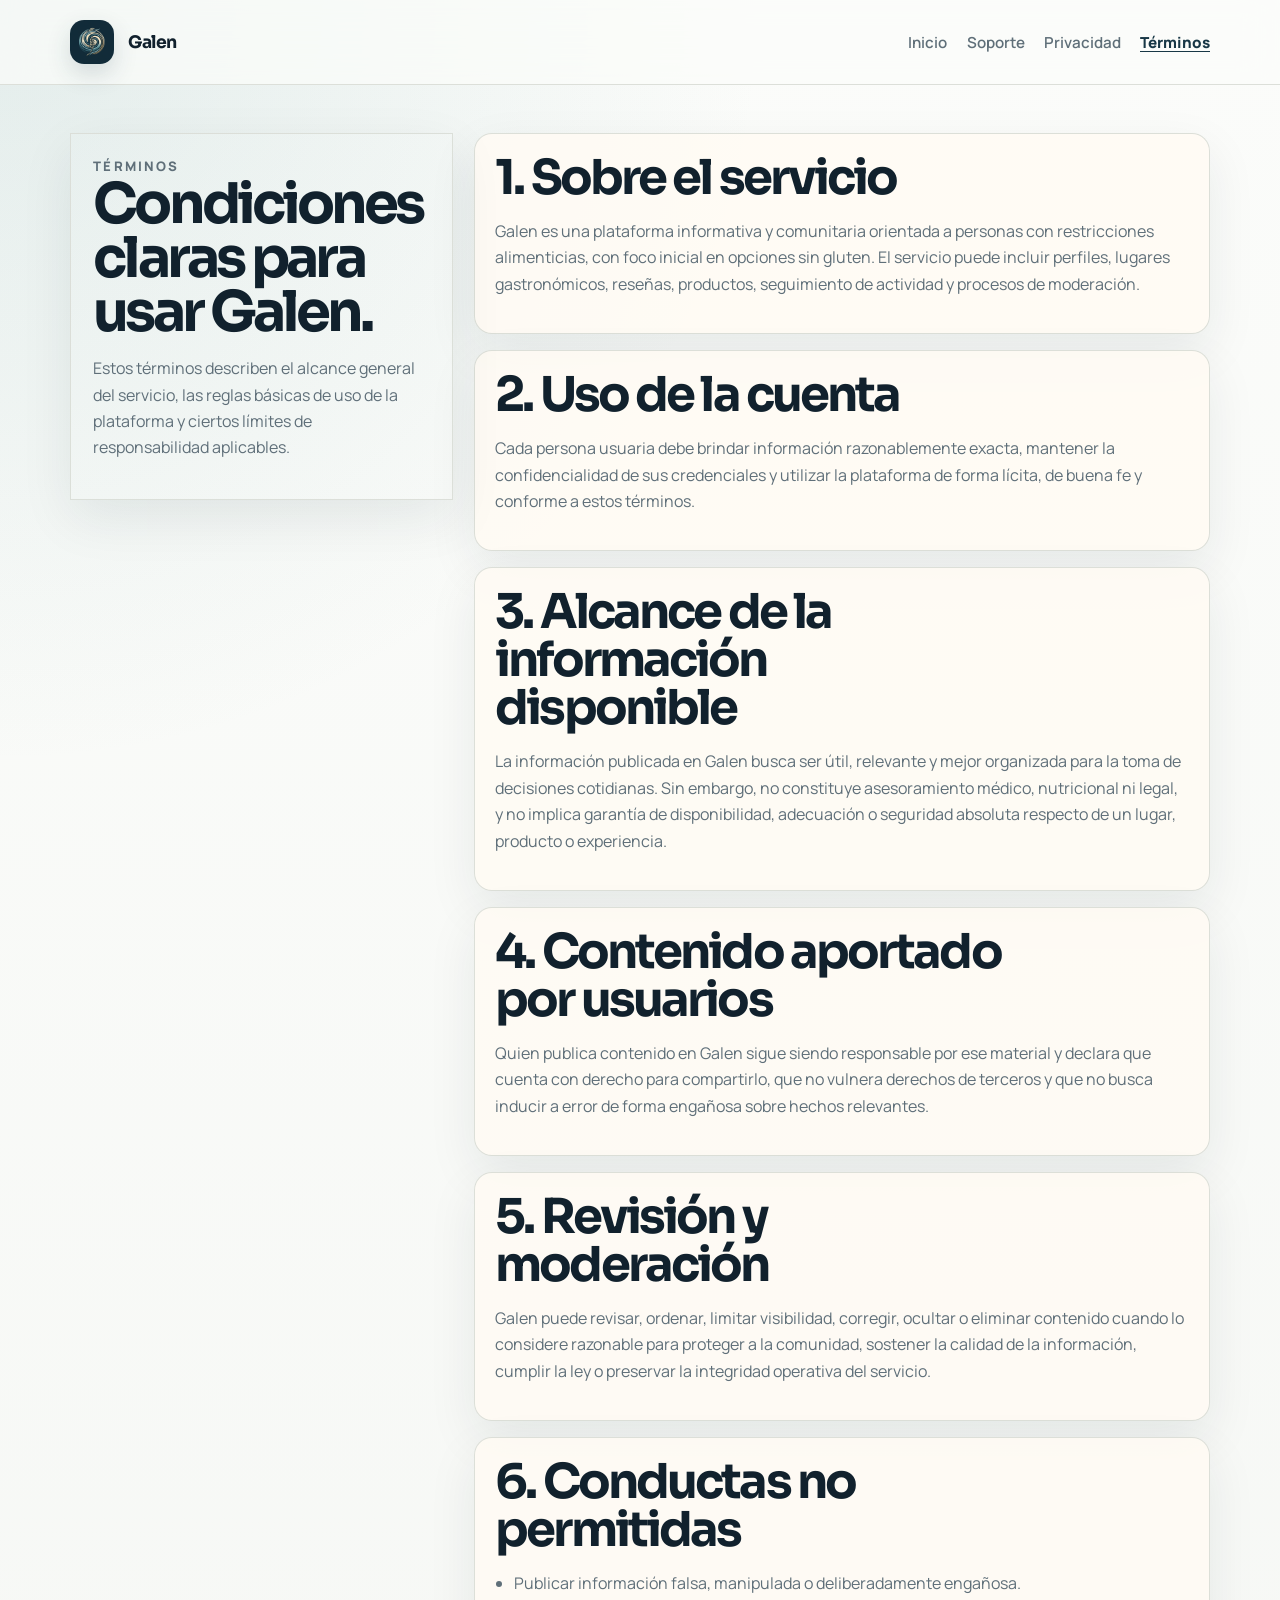
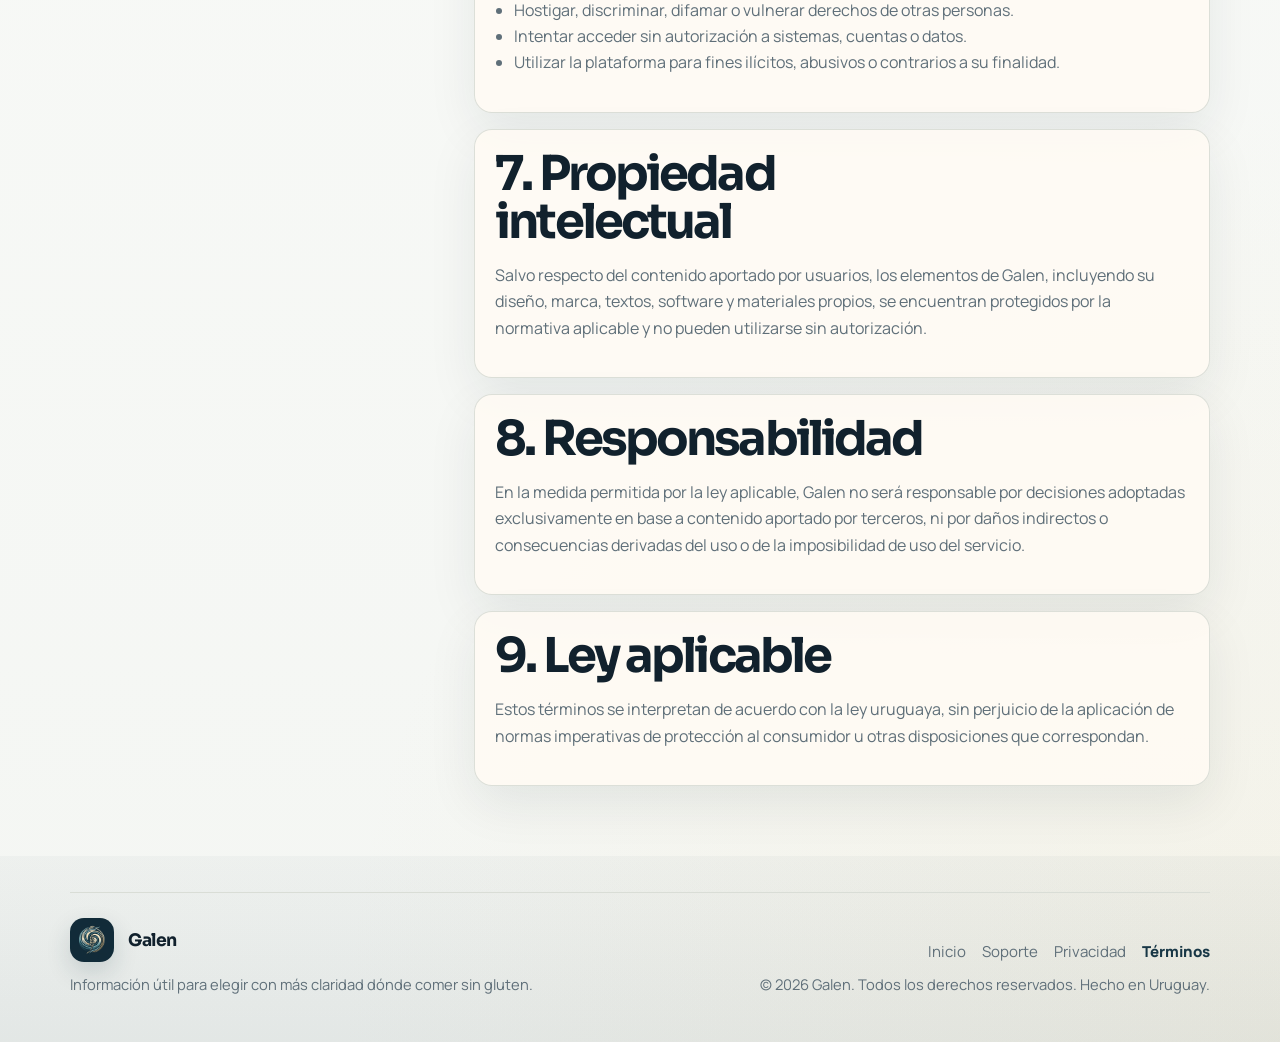
<file: terms.html>
<!doctype html>
<html lang="es">
  <head>
    <meta charset="utf-8" />
    <meta name="viewport" content="width=device-width, initial-scale=1" />
    <title>Galen</title>
    <meta
      name="description"
      content="Términos y condiciones de uso de Galen, incluyendo reglas generales de la plataforma, uso de cuentas y límites del servicio."
    />
    <link rel="canonical" href="https://galen.uy/terms.html" />
    <link rel="sitemap" type="application/xml" title="Sitemap" href="https://galen.uy/sitemap.xml" />
    <meta name="robots" content="index,follow,max-image-preview:large,max-snippet:-1,max-video-preview:-1" />
    <meta
      name="googlebot"
      content="index,follow,max-image-preview:large,max-snippet:-1,max-video-preview:-1"
    />
    <meta name="theme-color" content="#173646" />
    <meta name="application-name" content="Galen" />
    <meta name="apple-mobile-web-app-title" content="Galen" />
    <meta property="og:type" content="website" />
    <meta property="og:locale" content="es_UY" />
    <meta property="og:site_name" content="Galen" />
    <meta property="og:title" content="Galen" />
    <meta property="og:url" content="https://galen.uy/terms.html" />
    <meta
      property="og:description"
      content="Términos de uso de Galen sobre reglas generales, moderación, contenido y alcance del servicio."
    />
    <meta property="og:image" content="https://galen.uy/assets/logo.png" />
    <meta name="twitter:card" content="summary" />
    <meta name="twitter:title" content="Galen" />
    <meta
      name="twitter:description"
      content="Términos de uso de Galen sobre reglas generales, moderación, contenido y alcance del servicio."
    />
    <meta name="twitter:image" content="https://galen.uy/assets/logo.png" />
    <link rel="icon" type="image/png" href="assets/logo.png" />
    <link rel="apple-touch-icon" href="assets/logo.png" />
    <link rel="manifest" href="site.webmanifest" />
    <link rel="preconnect" href="https://fonts.googleapis.com" />
    <link rel="preconnect" href="https://fonts.gstatic.com" crossorigin />
    <link
      href="https://fonts.googleapis.com/css2?family=Manrope:wght@400;500;600;700;800&family=Sora:wght@500;600;700;800&display=swap"
      rel="stylesheet"
    />
    <link rel="stylesheet" href="styles.css" />
    <script type="application/ld+json">
      {
        "@context": "https://schema.org",
        "@type": "TermsOfService",
        "name": "Términos de Galen",
        "url": "https://galen.uy/terms.html",
        "inLanguage": "es-UY",
        "description": "Términos y condiciones de uso de Galen."
      }
    </script>
  </head>
  <body>
    <a class="skip-link" href="#main-content">Saltar al contenido principal</a>
    <header class="site-header">
      <div class="shell nav">
        <a class="brand" href="index.html" aria-label="Galen inicio">
          <img class="brand-logo" src="assets/logo.png" alt="Logo de Galen" />
          <span class="brand-name">Galen</span>
        </a>
        <nav class="nav-links" aria-label="Principal">
          <a href="index.html">Inicio</a>
          <a href="support.html">Soporte</a>
          <a href="privacy.html">Privacidad</a>
          <a href="terms.html" aria-current="page">Términos</a>
        </nav>
        <details class="mobile-nav">
          <summary aria-label="Abrir menú">
            <span class="mobile-nav-icon" aria-hidden="true"></span>
            <span>Menú</span>
          </summary>
          <nav class="mobile-nav-panel" aria-label="Principal móvil">
            <a href="index.html">Inicio</a>
            <a href="support.html">Soporte</a>
            <a href="privacy.html">Privacidad</a>
            <a href="terms.html" aria-current="page">Términos</a>
          </nav>
        </details>
      </div>
    </header>

    <main id="main-content" class="legal-main" tabindex="-1">
      <div class="shell legal-shell">
        <aside class="legal-summary">
          <p class="eyebrow">Términos</p>
          <h1>Condiciones claras para usar Galen.</h1>
          <p>
            Estos términos describen el alcance general del servicio, las reglas básicas de uso de
            la plataforma y ciertos límites de responsabilidad aplicables.
          </p>
        </aside>

        <article class="legal-article">
          <section>
            <h2>1. Sobre el servicio</h2>
            <p>
              Galen es una plataforma informativa y comunitaria orientada a personas con
              restricciones alimenticias, con foco inicial en opciones sin gluten. El servicio puede
              incluir perfiles, lugares gastronómicos, reseñas, productos, seguimiento de actividad y
              procesos de moderación.
            </p>
          </section>

          <section>
            <h2>2. Uso de la cuenta</h2>
            <p>
              Cada persona usuaria debe brindar información razonablemente exacta, mantener la
              confidencialidad de sus credenciales y utilizar la plataforma de forma lícita, de buena
              fe y conforme a estos términos.
            </p>
          </section>

          <section>
            <h2>3. Alcance de la información disponible</h2>
            <p>
              La información publicada en Galen busca ser útil, relevante y mejor organizada para la
              toma de decisiones cotidianas. Sin embargo, no constituye asesoramiento médico,
              nutricional ni legal, y no implica garantía de disponibilidad, adecuación o seguridad
              absoluta respecto de un lugar, producto o experiencia.
            </p>
          </section>

          <section>
            <h2>4. Contenido aportado por usuarios</h2>
            <p>
              Quien publica contenido en Galen sigue siendo responsable por ese material y declara
              que cuenta con derecho para compartirlo, que no vulnera derechos de terceros y que no
              busca inducir a error de forma engañosa sobre hechos relevantes.
            </p>
          </section>

          <section>
            <h2>5. Revisión y moderación</h2>
            <p>
              Galen puede revisar, ordenar, limitar visibilidad, corregir, ocultar o eliminar
              contenido cuando lo considere razonable para proteger a la comunidad, sostener la
              calidad de la información, cumplir la ley o preservar la integridad operativa del
              servicio.
            </p>
          </section>

          <section>
            <h2>6. Conductas no permitidas</h2>
            <ul>
              <li>Publicar información falsa, manipulada o deliberadamente engañosa.</li>
              <li>Hostigar, discriminar, difamar o vulnerar derechos de otras personas.</li>
              <li>Intentar acceder sin autorización a sistemas, cuentas o datos.</li>
              <li>Utilizar la plataforma para fines ilícitos, abusivos o contrarios a su finalidad.</li>
            </ul>
          </section>

          <section>
            <h2>7. Propiedad intelectual</h2>
            <p>
              Salvo respecto del contenido aportado por usuarios, los elementos de Galen, incluyendo
              su diseño, marca, textos, software y materiales propios, se encuentran protegidos por
              la normativa aplicable y no pueden utilizarse sin autorización.
            </p>
          </section>

          <section>
            <h2>8. Responsabilidad</h2>
            <p>
              En la medida permitida por la ley aplicable, Galen no será responsable por decisiones
              adoptadas exclusivamente en base a contenido aportado por terceros, ni por daños
              indirectos o consecuencias derivadas del uso o de la imposibilidad de uso del
              servicio.
            </p>
          </section>

          <section>
            <h2>9. Ley aplicable</h2>
            <p>
              Estos términos se interpretan de acuerdo con la ley uruguaya, sin perjuicio de la
              aplicación de normas imperativas de protección al consumidor u otras disposiciones que
              correspondan.
            </p>
          </section>
        </article>
      </div>
    </main>

    <footer class="site-footer">
      <div class="shell footer-grid">
        <div class="footer-brand-block">
          <a class="brand brand-footer" href="index.html" aria-label="Galen inicio">
            <img class="brand-logo" src="assets/logo.png" alt="Logo de Galen" />
            <span class="brand-name">Galen</span>
          </a>
          <p class="footer-copy">Información útil para elegir con más claridad dónde comer sin gluten.</p>
        </div>

        <div class="footer-meta">
          <nav class="footer-links" aria-label="Legales">
            <a href="index.html">Inicio</a>
            <a href="support.html">Soporte</a>
            <a href="privacy.html">Privacidad</a>
            <a href="terms.html" aria-current="page">Términos</a>
          </nav>
          <p class="footer-legal">© 2026 Galen. Todos los derechos reservados. Hecho en Uruguay.</p>
        </div>
      </div>
    </footer>
  </body>
</html>
</file>
<file: home-articles.css>
:root{--cream:#faf6ef;--ink:#173646;--green:#317763;--muted:#62736f;--line:#d7ded5}*{box-sizing:border-box}html{scroll-behavior:smooth;scroll-padding-top:100px}body{margin:0;background:var(--cream);color:var(--ink);font-family:Manrope,Arial,sans-serif}a{color:inherit;text-decoration:none}img{display:block;max-width:100%}p{line-height:1.7}h1,h2,h3,p{margin-top:0}h1,h2{font-family:Newsreader,Georgia,serif;font-weight:400;letter-spacing:-1.8px;line-height:1.07}h1{font-size:68px;margin-bottom:24px}h2{font-size:50px;margin-bottom:24px}h3{font-size:21px;line-height:1.35;letter-spacing:-.5px}em{font-style:normal;color:var(--green)}.shell{max-width:1200px;width:calc(100% - 96px);margin:auto}.button{display:inline-flex;align-items:center;justify-content:center;gap:30px;background:var(--green);color:white;border-radius:8px;padding:18px 25px;font-weight:700;font-size:16px;min-height:52px}.button:hover{background:#215d4c}.button.small{font-size:14px;padding:13px 20px;min-height:46px}.button.primary{font-size:17px;padding:20px 26px}.brand{display:flex;align-items:center;gap:10px;font:bold 30px Newsreader,Georgia,serif}.brand img{width:40px;height:40px;border-radius:50%}header{position:sticky;top:0;z-index:10;background:#faf6eff2;border-bottom:1px solid var(--line);backdrop-filter:blur(12px)}.nav{display:flex;align-items:center;justify-content:space-between;min-height:88px}.nav nav{display:flex;gap:36px;font-size:14px;font-weight:600}.dot{display:inline-block;width:7px;height:7px;background:var(--green);border-radius:50%;margin-left:5px}.hero{display:grid;grid-template-columns:1.05fr 1fr;align-items:center;gap:35px;padding-top:66px;padding-bottom:66px}.announcement{display:inline-flex;align-items:center;gap:10px;font-size:11px;letter-spacing:1.5px;font-weight:800;margin-bottom:30px}.announcement .dot{margin:0}.lead{font-size:17px;color:var(--muted);max-width:500px;margin-bottom:28px}.availability{font-size:12px;color:var(--muted);margin:12px 0 27px}.text-link{display:inline-flex;gap:16px;color:var(--green);font-size:14px;font-weight:800;align-items:center;min-height:40px}.hero-visual{height:630px;position:relative;background:#e8eee7;border-radius:180px 180px 22px 22px}.visual-note{position:absolute;top:28px;width:100%;text-align:center;font-size:9px;letter-spacing:2px;font-weight:800;color:var(--green)}.phone{padding:5px;background:var(--ink);border-radius:23px;overflow:hidden;position:absolute;box-shadow:0 18px 28px #17364613}.phone img{width:100%;border-radius:18px}.phone-main{width:228px;left:28px;top:65px;z-index:2}.phone-secondary{width:220px;right:23px;top:105px}.visual-caption{position:absolute;bottom:15px;left:0;width:100%;text-align:center;font-size:11px;line-height:1.8}.visual-caption strong{display:block;font-weight:700}.feature-band{border-top:1px solid var(--line);border-bottom:1px solid var(--line)}.feature-band .shell{display:flex;justify-content:space-between;align-items:center;gap:20px;padding:24px 0;font-size:14px}.feature-band .shell>span{color:var(--muted);font-size:12px}.feature-band a{font-weight:700}.new{font-size:9px;background:#e3ece3;color:var(--green);padding:5px 7px;border-radius:4px;margin-left:8px}.section{padding-top:90px;padding-bottom:90px}.eyebrow{font-size:11px;letter-spacing:1.8px;color:var(--green);font-weight:800;margin-bottom:22px}.section-top{display:flex;justify-content:space-between;align-items:start}.section-number{font-size:10px;color:var(--muted);letter-spacing:1px}.article-intro{display:grid;grid-template-columns:1.2fr 1fr;gap:80px;align-items:center}.article-intro>p{font-size:16px;color:var(--muted)}.topics{display:grid;grid-template-columns:repeat(3,1fr);gap:36px;margin:28px 0}.topics article{border-top:1px solid var(--line);padding:24px 0 0}.topics article>span{font-size:11px;color:var(--green)}.topics h3{margin:20px 0 12px}.topics p{font-size:14px;color:var(--muted);max-width:310px}.people-section{background:#edf0e9;padding:85px 0}.people{display:grid;grid-template-columns:1fr 1.12fr;gap:90px;align-items:center}.contributors-capture{position:relative;height:540px;overflow:hidden;background:#fffdfa;border:1px solid #dae0d6;border-radius:16px}.contributors-capture img{width:480px;max-width:none;position:absolute;left:50%;transform:translateX(-50%);top:-83px}.people-copy>p:not(.eyebrow){font-size:15px;color:var(--muted)}.growth{margin:26px 0 12px;padding-top:22px;border-top:1px solid #ced6cb}.growth strong{font-size:16px}.growth p{font-size:14px;color:var(--muted);margin:8px 0}.tool-grid{display:grid;grid-template-columns:1fr 1fr;gap:32px;margin-top:40px}.tool-grid article{position:relative;min-height:295px;background:#eeeee6;border-radius:16px;overflow:hidden;padding:30px}.tool-label{display:block;font-size:10px;letter-spacing:1.5px;color:var(--green);font-weight:800;margin-bottom:20px}.tool-grid h3{font-size:27px;font-family:Newsreader,Georgia,serif;font-weight:400}.tool-grid p{font-size:14px;max-width:360px;color:var(--muted)}.tool-grid .source-note{font-size:11px;max-width:400px;margin:20px 0 0}.tool-grid article:last-child p,.tool-grid article:last-child h3{max-width:235px}.map-crop{position:absolute;right:16px;top:60px;width:175px;height:260px;border:5px solid var(--ink);border-radius:20px;overflow:hidden;transform:rotate(5deg)}.download{padding:76px 0;background:var(--ink);color:var(--cream)}.download-inner{display:grid;grid-template-columns:1.4fr 1fr;gap:60px;align-items:center}.download .eyebrow,.download em{color:#bad5b6}.download p{font-size:15px;color:#d0d9d7;max-width:420px}.download-options{display:flex;flex-direction:column;align-items:center;gap:15px;border-left:1px solid #42606a;padding:25px}.download-options>span{font-size:14px;margin-bottom:8px}.download-options img{width:185px}.download-options img.google{width:207px;margin:-10px 0}.download-options small{font-size:11px;color:#b5c8cb;margin-top:10px}footer{display:flex;align-items:center;justify-content:space-between;gap:25px;padding-top:36px;padding-bottom:36px}footer p{font-size:12px;margin:0;color:var(--muted)}footer nav{display:flex;gap:20px;font-size:12px}.mobile-download{display:none}.skip{position:absolute;left:10px;top:-80px;z-index:30;background:white;padding:15px}.skip:focus{top:10px}:focus-visible{outline:3px solid #a38a42;outline-offset:4px}
@media(min-width:1400px){.hero{gap:65px}}
@media(max-width:1100px){h1{font-size:54px}.hero-visual{height:570px}.phone-main{width:200px;left:12px}.phone-secondary{width:190px;right:12px}.people{gap:45px}.contributors-capture img{width:440px;top:-76px}.contributors-capture{height:500px}.map-crop{opacity:.5;right:-50px}.tool-grid article:last-child p,.tool-grid article:last-child h3{position:relative;z-index:1;max-width:230px}}
@media(max-width:760px){html{scroll-padding-top:90px}.shell{width:calc(100% - 40px)}.nav{min-height:74px}.brand{font-size:26px}.brand img{width:34px;height:34px}.nav nav{display:none}.button.small{font-size:12px;gap:12px;padding:11px 14px;min-height:42px}.hero{grid-template-columns:1fr;padding-top:38px;padding-bottom:34px;gap:32px}.announcement{font-size:9px;letter-spacing:1px;margin-bottom:24px;gap:8px}h1{font-size:47px;letter-spacing:-1.5px;margin-bottom:20px}.lead{font-size:15px;line-height:1.7}.button.primary{width:100%;font-size:16px}.availability{text-align:center;font-size:11px;margin-bottom:13px}.hero-copy>.text-link{display:flex;justify-content:center;font-size:12px}.hero-visual{height:495px;border-radius:125px 125px 16px 16px;max-width:420px;width:100%;margin:auto}.visual-note{font-size:8px;top:24px}.phone-main{width:49%;left:10px;top:59px;border-radius:19px;padding:4px}.phone-secondary{width:46%;right:10px;top:87px;padding:4px;border-radius:19px}.phone img{border-radius:14px}.visual-caption{bottom:15px;font-size:10px}.feature-band .shell{flex-wrap:wrap;justify-content:center;gap:16px;padding:20px 0;font-size:11px}.feature-band .shell>span{flex-basis:100%;text-align:center;font-size:11px}.new{font-size:7px;padding:3px;margin-left:3px}.section{padding-top:54px;padding-bottom:54px}.section-number{display:none}.eyebrow{font-size:9px;letter-spacing:1.4px;margin-bottom:18px}h2{font-size:37px;letter-spacing:-1px}.article-intro{grid-template-columns:1fr;gap:0}.article-intro>p{font-size:14px}.topics{grid-template-columns:1fr;gap:0;margin:16px 0}.topics article{padding:20px 0;display:grid;grid-template-columns:24px 1fr;gap:0 12px}.topics article>span{padding-top:3px}.topics h3{font-size:18px;margin:0 0 8px}.topics p{grid-column:2;margin:0;max-width:none;font-size:13px}.people-section{padding:50px 0}.people{display:flex;flex-direction:column;gap:30px}.people-copy{order:-1}.people-copy>p:not(.eyebrow){font-size:14px}.contributors-capture{width:100%;height:410px;max-width:420px}.contributors-capture img{width:370px;top:-63px}.tool-grid{grid-template-columns:1fr;gap:18px;margin-top:28px}.tool-grid article{min-height:290px;padding:25px}.tool-grid article:last-child p{max-width:190px}.map-crop{right:-25px;opacity:.7;width:150px}.download{padding:50px 0}.download-inner{grid-template-columns:1fr;gap:20px}.download h2{font-size:40px}.download p{font-size:14px}.download-options{border-left:none;border-top:1px solid #42606a;padding-top:30px}.download-options img{width:180px}footer{flex-wrap:wrap;justify-content:center;padding:30px 0 105px;gap:20px}footer p{width:100%;text-align:center}.mobile-download{display:flex;position:fixed;bottom:12px;left:20px;right:20px;z-index:20;box-shadow:0 3px 20px #17364633;padding:15px;font-size:14px;min-height:50px}.text-link{font-size:13px}}
@media(prefers-reduced-motion:reduce){html{scroll-behavior:auto}}

img{height:auto}

.contributors-capture img{top:-100px}@media(max-width:1100px){.contributors-capture img{top:-90px}}@media(max-width:760px){.contributors-capture img{top:-75px}}

.contributors-capture img{top:-80px}.contributors-capture:after{content:'';position:absolute;top:0;left:0;right:0;height:18px;background:#fffdfa}@media(max-width:1100px){.contributors-capture img{top:-70px}}@media(max-width:760px){.contributors-capture img{top:-55px}}
</file>
<file: articulos/assets/index-qWWPP7Mf.css>
:root{--background:#edf4f5;--card:#fff;--card-muted:#f8fbfb;--foreground:#122b39;--muted:#6b7f86;--muted-foreground:#70858c;--border:#d6e1e3;--input:#c9d8dc;--primary:#122b39;--primary-foreground:#f8fafc;--ring:#51848c;--accent:#dbe8eb;--teal:#51848c;--green:#0f766e;--blue:#3b6f87;--violet:#7a5c9e;--clay:#b8613b;color:var(--foreground);background:var(--background);font-synthesis:none;text-rendering:optimizelegibility;font-family:Inter,ui-sans-serif,system-ui,-apple-system,BlinkMacSystemFont,Segoe UI,sans-serif}*{box-sizing:border-box}body{background:var(--background);min-width:320px;margin:0}button,input,select{font:inherit}button,select{cursor:pointer}.shell{width:min(1440px,100%);margin:0 auto;padding:28px}.page-header{color:var(--primary-foreground);background:radial-gradient(circle at 86% 15%,#488b8f6b,#0000 28%),linear-gradient(135deg,#102a38 0%,#173d49 100%);border:1px solid #1f4050;border-radius:18px;justify-content:space-between;align-items:center;gap:20px;margin-bottom:16px;padding:28px 30px;display:flex;box-shadow:0 20px 48px #122b3924}.analytics-privacy-notice{color:#315f68;background:#edf7f3;border:1px solid #c9ddd8;border-radius:8px;align-items:center;gap:10px;margin-bottom:16px;padding:10px 14px;display:flex}.analytics-privacy-notice strong{font-size:12px}.analytics-privacy-notice span{color:#5f777b;font-size:11px}.eyebrow{color:#b9d2d8;text-transform:uppercase;margin:0 0 4px;font-size:12px;font-weight:700}h1{color:#fff;margin:0;font-size:32px;line-height:1.1}.header-copy{color:#dbe8eb;max-width:600px;margin:8px 0 0;font-size:14px;line-height:1.45}.header-actions{align-items:center;gap:10px;display:flex}.status-pill{color:#eef8f9;border:1px solid #dbe8eb47;border-radius:999px;align-items:center;min-height:34px;padding:0 12px;font-size:12px;font-weight:700;display:inline-flex}.status-pill:before{content:"";background:#67e8a5;border-radius:999px;width:7px;height:7px;margin-right:7px;box-shadow:0 0 0 4px #67e8a51f}h2{color:var(--foreground);margin:0;font-size:15px;font-weight:700}.segmented{background:#ffffff0f;border:1px solid #dbe8eb47;border-radius:8px;display:inline-flex;overflow:hidden}.segmented button{color:#dbe8eb;background:0 0;border:0;border-right:1px solid #dbe8eb3d;min-width:58px;min-height:36px;font-weight:700}.segmented button:last-child{border-right:0}.segmented button:hover{background:#ffffff1a}.segmented .active{color:var(--primary);background:#fff}.config-disclosure{border:1px solid var(--border);background:#ffffffb8;border-radius:10px;margin-bottom:16px}.config-disclosure>summary{color:var(--muted);text-transform:uppercase;padding:11px 14px;font-size:11px;font-weight:700;list-style-position:inside}.config-disclosure[open]>summary{border-bottom:1px solid var(--border)}.config-panel{background:var(--card);border:0;border-radius:0 0 10px 10px;grid-template-columns:minmax(220px,1fr) auto;align-items:end;gap:12px;padding:14px;display:grid}.config-panel label{color:var(--muted);text-transform:uppercase;gap:6px;font-size:12px;font-weight:700;display:grid}.config-panel input,.table-search,.table-select{border:1px solid var(--input);min-height:38px;color:var(--foreground);background:#fff;border-radius:6px;outline:none}.config-panel input{width:100%;padding:0 11px}.config-panel input:focus,.table-search:focus-within,.table-select:focus{border-color:var(--ring);box-shadow:0 0 0 3px #51848c29}.config-panel button,.table-reset{border:1px solid var(--primary);background:var(--primary);min-height:38px;color:var(--primary-foreground);border-radius:6px;padding:0 14px;font-weight:700}.config-panel button:hover,.table-reset:hover{background:#1a3a49}.error-banner,.loading{border-radius:8px;margin-bottom:16px;padding:11px 12px;font-weight:700}.error-banner{color:#991b1b;background:#fff5f5;border:1px solid #fecaca}.loading{color:var(--foreground);background:#f8fbfb;border:1px solid #b9d2d8}.metrics-grid,.insights-grid,.signals-grid{grid-template-columns:repeat(4,minmax(0,1fr));gap:12px;margin-bottom:16px;display:grid}.metric-card,.panel{border:1px solid var(--border);background:var(--card);border-radius:14px;box-shadow:0 5px 20px #122b3909}.metric-card{gap:8px;min-height:128px;padding:18px;transition:transform .18s,box-shadow .18s;display:grid;position:relative;overflow:hidden}.metric-card:hover{transform:translateY(-2px);box-shadow:0 14px 32px #122b3914}.metric-card:before{content:"";background:var(--accent);width:3px;position:absolute;inset:0 auto 0 0}.metric-card-strong{background:var(--primary)}.metric-card-strong:before{background:var(--teal)}.metric-card-mint:before{background:var(--green)}.metric-card-blue:before{background:var(--blue)}.metric-card span{color:var(--muted);text-transform:uppercase;font-size:12px;font-weight:700}.metric-card strong{color:var(--foreground);font-size:clamp(22px,2vw,30px);line-height:1.05}.metric-card small{color:var(--muted-foreground);font-size:12px;font-weight:600}.metric-card-footer{justify-content:space-between;align-items:flex-end;gap:8px;display:flex}.metric-trend{white-space:nowrap;border-radius:999px;padding:4px 7px;font-size:10px;font-style:normal;font-weight:800}.metric-trend.positive{color:#087466;background:#e3f6ef}.metric-trend.negative{color:#a13b30;background:#fff0ed}.metric-card-strong .metric-trend{color:#e7fff5;background:#ffffff1f}.executive-grid{grid-template-columns:minmax(0,1.8fr) minmax(300px,.7fr);gap:14px;margin-bottom:16px;display:grid}.executive-trend-card,.platform-donut-card{min-width:0;padding:0;overflow:hidden}.executive-panel-header{justify-content:space-between;align-items:flex-start;gap:18px;padding:20px 20px 8px;display:flex}.executive-panel-header h2{margin-top:3px;font-size:20px}.executive-panel-header p{color:var(--muted-foreground);margin:6px 0 0;font-size:12px;font-weight:600}.section-kicker{color:var(--green);letter-spacing:.11em;text-transform:uppercase;font-size:10px;font-weight:800}.chart-legend{flex-wrap:wrap;justify-content:flex-end;gap:8px 12px;max-width:380px;display:flex}.chart-legend span{color:var(--muted);align-items:center;gap:6px;font-size:10px;font-weight:700;display:inline-flex}.chart-legend i,.donut-legend i{border-radius:999px;width:8px;height:8px}.executive-chart{height:340px;padding:4px 14px 16px 8px}.multi-chart-tooltip strong{min-width:190px;margin-top:5px}.multi-chart-tooltip strong b{flex:1;font-size:11px}.multi-chart-tooltip strong em{font-size:11px;font-style:normal}.donut-chart-wrap{height:220px;margin:0 12px;position:relative}.donut-total{text-align:center;display:grid;position:absolute;inset:50% auto auto 50%;transform:translate(-50%,-50%)}.donut-total strong{color:var(--foreground);font-size:25px}.donut-total span{color:var(--muted-foreground);text-transform:uppercase;font-size:10px;font-weight:700}.donut-legend{gap:8px;padding:0 20px 20px;display:grid}.donut-legend>div,.donut-legend>div>span{align-items:center;display:flex}.donut-legend>div{justify-content:space-between;gap:12px;font-size:12px}.donut-legend>div>span{color:var(--muted);gap:7px;font-weight:700}.donut-legend strong{color:var(--foreground)}.donut-empty{height:220px;margin:12px 20px 20px}.metric-card-strong span,.metric-card-strong small{color:#c7dde2}.metric-card-strong strong{color:#fff}.charts-grid{grid-template-columns:repeat(2,minmax(0,1fr));gap:14px;margin-bottom:16px;display:grid}.supporting-charts-grid{grid-template-columns:repeat(3,minmax(0,1fr))}.supporting-charts-grid .chart{height:240px}.panel{padding:16px}.chart-card{padding:0;overflow:hidden}.chart-card-header{justify-content:space-between;align-items:flex-start;gap:14px;padding:16px 16px 6px;display:flex}.chart-card-header p{color:var(--muted-foreground);margin:5px 0 0;font-size:12px;font-weight:600}.chart-card-header span{border:1px solid var(--border);max-width:170px;min-height:28px;color:var(--foreground);background:var(--card-muted);text-overflow:ellipsis;white-space:nowrap;border-radius:999px;align-items:center;padding:0 10px;font-size:12px;font-weight:700;display:inline-flex;overflow:hidden}.chart{width:100%;height:282px;padding:4px 12px 12px 8px}.chart-tooltip{border:1px solid var(--border);background:#fffffff5;border-radius:8px;min-width:112px;padding:9px 10px;box-shadow:0 10px 30px #122b3924}.chart-tooltip span{color:var(--muted-foreground);margin-bottom:6px;font-size:11px;font-weight:700;display:block}.chart-tooltip strong{color:var(--foreground);align-items:center;gap:7px;font-size:14px;display:flex}.chart-tooltip i{border-radius:999px;width:9px;height:9px;display:inline-block}.chart-empty{border:1px dashed var(--border);background:var(--card-muted);text-align:center;border-radius:8px;place-content:center;gap:6px;width:100%;height:100%;display:grid}.chart-empty strong{color:var(--foreground);font-size:14px}.chart-empty span{color:var(--muted-foreground);font-size:12px}.objectives-panel{gap:14px;margin-bottom:16px;padding:16px;display:grid}.objectives-header,.objective-card-header{justify-content:space-between;align-items:flex-start;gap:14px;display:flex}.objectives-header p,.objective-card-header p{color:var(--muted-foreground);margin:5px 0 0;font-size:12px;font-weight:600}.objectives-header>span{border:1px solid var(--border);min-height:28px;color:var(--foreground);background:var(--card-muted);white-space:nowrap;border-radius:999px;align-items:center;padding:0 10px;font-size:12px;font-weight:700;display:inline-flex}.objective-form{grid-template-columns:minmax(220px,1fr) 150px 150px auto;align-items:end;gap:10px;display:grid}.objective-form label{color:var(--muted);text-transform:uppercase;gap:6px;font-size:12px;font-weight:700;display:grid}.objective-form input{border:1px solid var(--input);width:100%;min-height:38px;color:var(--foreground);background:#fff;border-radius:6px;outline:none;padding:0 11px}.objective-form input:focus{border-color:var(--ring);box-shadow:0 0 0 3px #51848c29}.objective-form button,.objective-card-header button{border:1px solid var(--primary);min-height:38px;color:var(--primary-foreground);background:var(--primary);border-radius:6px;padding:0 14px;font-weight:700}.objective-list{gap:10px;display:grid}.objective-card,.objective-empty{border:1px solid var(--border);background:var(--card-muted);border-radius:8px}.objective-card{gap:12px;padding:14px;display:grid}.objective-card h3{color:var(--foreground);margin:0;font-size:15px}.objective-card-header button{border-color:var(--border);min-height:32px;color:var(--foreground);background:#fff}.objective-card-header button:hover{background:#f3f7f8}.objective-metrics{grid-template-columns:repeat(5,minmax(0,1fr));gap:8px;display:grid}.objective-metric{border:1px solid var(--border);background:#fff;border-radius:8px;gap:5px;padding:10px;display:grid}.objective-metric span{color:var(--muted);text-transform:uppercase;font-size:11px;font-weight:700}.objective-metric strong{color:var(--foreground);font-size:20px}.objective-metric small{font-size:12px;font-weight:700}.objective-metric .positive{color:#0f766e}.objective-metric .negative{color:#b42318}.objective-coverage{color:var(--muted-foreground);margin:0;font-size:12px;font-weight:600}.objective-empty{text-align:center;place-items:center;gap:6px;min-height:96px;padding:18px;display:grid}.objective-empty strong{color:var(--foreground);font-size:14px}.objective-empty span{color:var(--muted-foreground);font-size:12px}.retention-overview{margin-bottom:16px;padding:0;overflow:hidden}.retention-rings{grid-template-columns:repeat(2,minmax(0,1fr));gap:12px;padding:12px 20px 20px;display:grid}.retention-ring-card{border:1px solid var(--border);background:var(--card-muted);border-radius:12px;align-items:center;gap:18px;padding:16px;display:flex}.retention-ring{background:conic-gradient(var(--green) var(--retention), #e1eaec 0);border-radius:999px;flex:0 0 112px;place-items:center;width:112px;height:112px;display:grid}.retention-ring:before{content:"";border-radius:inherit;background:#fff;grid-area:1/1;width:82px;height:82px}.retention-ring>span{z-index:1;text-align:center;grid-area:1/1;display:grid}.retention-ring strong{font-size:22px}.retention-ring small,.retention-ring-card>div:last-child span{color:var(--muted-foreground);font-size:11px;font-weight:700}.retention-ring-card>div:last-child{gap:5px;display:grid}.retention-ring-card>div:last-child strong{color:var(--foreground);font-size:16px}.experience-grid{grid-template-columns:minmax(0,1.6fr) minmax(280px,.8fr);gap:14px;margin-bottom:16px;display:grid}.funnel-panel,.last-screen-panel{padding:16px}.experience-header{justify-content:space-between;align-items:flex-start;gap:14px;margin-bottom:16px;display:flex}.experience-header p{color:var(--muted-foreground);margin:5px 0 0;font-size:12px;font-weight:600}.experience-header>span{border:1px solid var(--border);color:var(--muted);background:var(--card-muted);white-space:nowrap;border-radius:999px;padding:5px 9px;font-size:11px;font-weight:700}.funnel-list{gap:13px;display:grid}.funnel-step{gap:6px;display:grid}.funnel-step-copy,.funnel-meta,.last-screen-row{justify-content:space-between;align-items:center;gap:12px;display:flex}.funnel-step-copy span,.last-screen-row span{color:var(--foreground);font-size:12px;font-weight:700}.funnel-step-copy strong{color:var(--foreground);font-size:15px}.funnel-track{background:#e6eef0;border-radius:999px;height:10px;overflow:hidden}.funnel-fill{border-radius:inherit;background:linear-gradient(90deg, var(--teal), var(--green));height:100%}.funnel-meta{color:var(--muted-foreground);font-size:10px;font-weight:600}.last-screen-list{gap:2px;display:grid}.last-screen-row{border-bottom:1px solid var(--border);min-height:39px}.last-screen-row:last-child{border-bottom:0}.last-screen-row strong{min-width:34px;color:var(--primary);background:var(--accent);text-align:center;border-radius:999px;padding:4px 8px;font-size:12px}.experience-empty{min-height:160px;color:var(--muted-foreground);background:var(--card-muted);text-align:center;place-items:center;padding:18px;font-size:12px;font-weight:600;display:grid}.activity-grid{grid-template-columns:repeat(2,minmax(0,1fr));align-items:start;gap:14px;display:grid}.table-panel{min-width:0;padding:0}.table-header{justify-content:space-between;align-items:flex-start;gap:12px;padding:14px 16px 10px;display:flex}.table-header p{color:var(--muted-foreground);margin:4px 0 0;font-size:12px;font-weight:600}.table-controls{flex-wrap:wrap;gap:8px;padding:0 16px 14px;display:flex}.table-search{flex:190px;align-items:center;min-width:170px;padding:0 11px;display:flex}.table-search input{width:100%;min-width:0;color:var(--foreground);background:0 0;border:0;outline:none;padding:0}.table-search input::placeholder{color:#8fa0a6}.table-select{min-width:136px;padding:0 32px 0 10px}.table-reset{color:var(--primary);background:#fff}.table-reset:hover{background:var(--card-muted)}.table-wrap{border-top:1px solid var(--border);overflow-x:auto}table{border-collapse:collapse;width:100%;font-size:13px}thead{background:var(--card-muted)}th,td{text-align:left;vertical-align:middle;white-space:nowrap;border-bottom:1px solid #e8eef0;padding:10px 12px}th{color:var(--muted);text-transform:uppercase;font-size:11px;font-weight:700}th button{color:inherit;font:inherit;text-transform:inherit;background:0 0;border:0;border-radius:5px;align-items:center;gap:6px;padding:4px 6px;display:inline-flex}th button:hover{color:var(--foreground);background:#eef5f6}.sort-indicator{width:11px;color:var(--foreground);display:inline-flex}td{color:#203139}tbody tr:hover{background:#f9fcfc}tbody tr:last-child td{border-bottom:0}.contributor-ranking{margin-bottom:14px;overflow:hidden}.contributor-ranking-header{border-bottom:1px solid var(--border);background:radial-gradient(circle at 92% 5%,#51848c21,#0000 28%),linear-gradient(135deg,#fff,#f7fbfb);justify-content:space-between;align-items:center;gap:20px;padding:18px 20px;display:flex}.section-kicker{color:var(--teal);letter-spacing:.08em;text-transform:uppercase;margin-bottom:4px;font-size:10px;font-weight:800;display:block}.contributor-ranking-header h2{font-size:18px}.contributor-ranking-header p{color:var(--muted-foreground);margin:5px 0 0;font-size:12px}.contributor-total{border-left:1px solid var(--border);text-align:right;min-width:150px;padding-left:20px;display:grid}.contributor-total strong{color:var(--primary);font-size:24px;line-height:1}.contributor-total span{color:var(--muted-foreground);text-transform:uppercase;margin-top:4px;font-size:10px;font-weight:700}.contributor-podium{grid-template-columns:repeat(3,minmax(0,1fr));gap:12px;padding:16px;display:grid}.contributor-card{border:1px solid var(--border);background:#fff;border-radius:10px;min-width:0;padding:16px;box-shadow:0 8px 22px #122b390d}.contributor-card-rank-1{background:linear-gradient(145deg,#fffdf5,#fff 62%);border-color:#d9be71;box-shadow:0 10px 26px #b087231a}.contributor-card-rank-2{border-color:#bfcdd2}.contributor-card-rank-3{border-color:#d5b398}.contributor-card-topline{justify-content:space-between;align-items:center;gap:10px;display:flex}.contributor-rank{color:#fff;background:var(--primary);border-radius:999px;place-items:center;min-width:34px;min-height:26px;padding:0 8px;font-size:11px;font-weight:800;display:inline-grid}.contributor-card-rank-1 .contributor-rank{color:#5e4708;background:#f1d777}.contributor-card-rank-2 .contributor-rank{color:#344b55;background:#dce6e9}.contributor-card-rank-3 .contributor-rank{color:#6b3f22;background:#e7c4aa}.contributor-level{color:var(--teal);text-overflow:ellipsis;text-transform:uppercase;white-space:nowrap;font-size:10px;font-weight:800;overflow:hidden}.contributor-card h3{color:var(--foreground);text-overflow:ellipsis;white-space:nowrap;margin:14px 0 10px;font-size:16px;overflow:hidden}.contributor-points{align-items:baseline;gap:6px;display:flex}.contributor-points strong{color:var(--primary);font-size:30px;line-height:1}.contributor-points span{color:var(--muted-foreground);font-size:11px;font-weight:700}.contributor-progress{background:#e7eff1;border-radius:999px;height:6px;margin-top:13px;overflow:hidden}.contributor-progress i{border-radius:inherit;background:linear-gradient(90deg, var(--teal), var(--green));height:100%;display:block}.contributor-progress-copy{color:var(--muted-foreground);margin-top:6px;font-size:10px;font-weight:600;display:block}.contributor-breakdown{border-top:1px solid #e8eef0;grid-template-columns:repeat(2,minmax(0,1fr));gap:7px;margin-top:14px;padding-top:12px;display:grid}.contributor-breakdown span{color:var(--muted-foreground);font-size:10px}.contributor-breakdown strong{color:var(--foreground);font-size:12px}.contributor-list-wrap{border-top:1px solid var(--border);max-height:390px;overflow:auto}.contributor-list{min-width:900px}.contributor-list thead{z-index:1;position:sticky;top:0}.contributor-list-rank{color:var(--teal);font-weight:800}.contributor-list-breakdown{max-width:380px;color:var(--muted);text-overflow:ellipsis;overflow:hidden}.contributor-list-points{color:var(--green);white-space:nowrap}.contributor-empty{min-height:150px;color:var(--muted-foreground);background:var(--card-muted);text-align:center;place-items:center;padding:24px;font-size:12px;font-weight:600;display:grid}.events-panel{grid-column:1/-1}.events-header{align-items:center}.live-indicator{color:var(--green);white-space:nowrap;background:#f3fbf9;border:1px solid #b9d2d8;border-radius:999px;align-items:center;gap:7px;padding:6px 10px;font-size:11px;font-weight:700;display:inline-flex}.live-indicator i{background:#10b981;border-radius:50%;width:7px;height:7px;box-shadow:0 0 0 3px #10b98124}.events-table-wrap{overscroll-behavior:contain;max-height:640px;overflow:auto}.events-table{min-width:1040px}.events-table thead{z-index:2;box-shadow:0 1px 0 var(--border);position:sticky;top:0}.events-table th:first-child{width:19%}.events-table th:nth-child(2){width:16%}.events-table th:nth-child(3){width:14%}.events-table th:nth-child(4){width:31%}.events-table th:nth-child(5){width:20%}.event-row-expanded{background:#f5fafb}.event-expand-button{max-width:100%;color:var(--foreground);text-align:left;background:0 0;border:0;border-radius:6px;align-items:center;gap:8px;padding:5px 7px;display:inline-flex}.event-expand-button:hover,.event-expand-button:focus-visible{background:var(--accent);outline:none}.event-chevron{width:18px;height:18px;color:var(--teal);background:var(--accent);border-radius:5px;place-items:center;font-size:17px;line-height:1;display:inline-grid}.event-user{text-overflow:ellipsis;max-width:210px;font-weight:600;display:block;overflow:hidden}.event-platform{color:#315966;background:#e6f0f2;border-radius:999px;padding:4px 8px;font-size:10px;font-weight:800;display:inline-flex}.event-platform-ios{color:#57417a;background:#f0eafb}.event-platform-android{color:#166052;background:#e4f5ef}.event-version{color:var(--muted-foreground);margin-left:7px;font-weight:700}.event-metadata-cell{max-width:400px;color:var(--muted);text-overflow:ellipsis;overflow:hidden}.events-table time{color:#35545f;font-variant-numeric:tabular-nums;font-weight:600}.event-detail-row td{white-space:normal;background:#f4f9fa;padding:0}.event-detail-grid{border-top:1px dashed #c9d8dc;grid-template-columns:repeat(3,minmax(0,1fr));gap:12px;padding:15px 18px 18px 46px;display:grid}.event-detail-grid>div{gap:5px;min-width:0;display:grid}.event-detail-grid span{color:var(--muted-foreground);letter-spacing:.05em;text-transform:uppercase;font-size:10px;font-weight:800}.event-detail-grid code{color:#31505d;text-overflow:ellipsis;white-space:nowrap;font-size:11px;overflow:hidden}.event-metadata-full{grid-column:1/-1}.event-metadata-full pre{color:#23414e;white-space:pre-wrap;word-break:break-word;background:#fff;border:1px solid #d6e1e3;border-radius:7px;max-height:260px;margin:0;padding:11px 12px;font-family:SFMono-Regular,Consolas,Liberation Mono,monospace;font-size:11px;line-height:1.55;overflow:auto}.events-sentinel{height:1px}.events-load-more{border:1px solid var(--input);color:var(--primary);background:#fff;border-radius:6px;justify-self:center;margin:12px auto;padding:8px 14px;font-weight:700}.events-load-more:hover{border-color:var(--ring);background:var(--card-muted)}.events-end{color:var(--muted-foreground);text-align:center;margin:0;padding:11px 16px 13px;font-size:11px;font-weight:600}@media (width<=1000px){.metrics-grid,.insights-grid,.signals-grid,.objective-metrics,.charts-grid,.activity-grid,.experience-grid{grid-template-columns:repeat(2,minmax(0,1fr))}.executive-grid{grid-template-columns:1fr}.platform-donut-card{grid-template-columns:minmax(220px,.7fr) minmax(260px,1fr);align-items:center;display:grid}.platform-donut-card .executive-panel-header{grid-column:1/-1}.page-header{flex-direction:column;align-items:flex-start}}@media (width<=720px){.shell{padding:14px}.page-header,.config-panel{grid-template-columns:1fr}.page-header{padding:18px}h1{font-size:28px}.header-actions{flex-direction:column;align-items:stretch;width:100%}.segmented{width:100%}.segmented button{flex:1}.metrics-grid,.insights-grid,.signals-grid,.objective-form,.objective-metrics,.charts-grid,.retention-row,.activity-grid,.experience-grid,.executive-grid,.retention-rings{grid-template-columns:1fr}.platform-donut-card{display:block}.executive-panel-header,.chart-legend{flex-direction:column;justify-content:flex-start;align-items:flex-start}.metric-card-footer,.analytics-privacy-notice{flex-direction:column;align-items:flex-start}.retention-ring-card{align-items:flex-start}.events-header,.contributor-ranking-header{flex-direction:column;align-items:flex-start}.contributor-total{border-top:1px solid var(--border);text-align:left;border-left:0;width:100%;padding-top:12px;padding-left:0}.contributor-podium{grid-template-columns:1fr}.events-table-wrap{max-height:560px}.event-detail-grid{grid-template-columns:1fr;padding-left:18px}}.cms-app{grid-template-columns:258px minmax(0,1fr);min-height:100vh;transition:grid-template-columns .22s;display:grid}.cms-app.sidebar-collapsed{grid-template-columns:78px minmax(0,1fr)}.cms-sidebar{color:#fff;background:radial-gradient(circle at 10% 4%,#6fa4ab24,#0000 25%),linear-gradient(165deg,#153945 0%,#102f3c 52%,#0d2935 100%);flex-direction:column;gap:30px;min-width:0;height:100vh;padding:24px 18px 18px;transition:padding .22s;display:flex;position:sticky;top:0;box-shadow:inset -1px 0 #ffffff0d}.cms-sidebar-head{justify-content:space-between;align-items:center;gap:10px;display:flex}.cms-sidebar-drawer{display:contents}.mobile-nav-toggle,.mobile-nav-backdrop,.mobile-drawer-head,.mobile-page-label,.mobile-bottom-nav{display:none}.cms-sidebar-brand{align-items:center;gap:11px;min-width:0;display:flex}.cms-sidebar-brand img{object-fit:cover;border:1px solid #dbebe81f;border-radius:50%;flex:0 0 45px;width:45px;height:45px;box-shadow:0 9px 22px #00000029}.cms-sidebar-brand strong{color:#f2e4c4;letter-spacing:-.025em;font-family:Georgia,Times New Roman,serif;font-size:25px;font-weight:500;line-height:1}.cms-brand-kicker,.eyebrow-dark{color:#84aeb5;letter-spacing:.12em;text-transform:uppercase;margin:0 0 6px;font-size:12px;font-weight:800}.cms-sidebar nav{gap:5px;display:grid}.cms-sidebar nav a{color:#c4d7da;letter-spacing:-.005em;white-space:nowrap;border:1px solid #0000;border-radius:11px;align-items:center;gap:12px;min-height:44px;padding:0 12px;font-size:13px;font-weight:650;text-decoration:none;transition:color .16s,background .16s,border-color .16s,transform .16s;display:flex;position:relative}.cms-sidebar nav svg,.sidebar-toggle svg,.sidebar-logout svg{fill:none;stroke:currentColor;stroke-linecap:round;stroke-linejoin:round;stroke-width:1.65px;flex:0 0 19px;width:19px;height:19px}.cms-sidebar nav a:hover{color:#f5ead3;background:#fff1;transform:translate(2px)}.cms-sidebar nav a.active{color:#173642;background:#f1e5ca;border-color:#efe2c46b;box-shadow:0 7px 18px #04182029}.cms-sidebar nav a.active svg{color:#416d73}.sidebar-toggle,.sidebar-logout{color:#b9d2d5;cursor:pointer;background:0 0;border:0;justify-content:center;align-items:center;display:flex}.sidebar-toggle{z-index:4;color:#315d65;background:#fff;border:1px solid #d5e0df;border-radius:50%;flex:0 0 28px;width:28px;height:28px;transition:color .15s,background .15s,transform .15s;position:absolute;top:34px;right:-14px;box-shadow:0 4px 13px #122f3c29}.sidebar-toggle svg{stroke-width:2.2px;flex-basis:15px;width:15px;height:15px}.sidebar-toggle:hover{color:#fff;background:#527e84;transform:scale(1.06)}.sidebar-logout:hover{color:#fff;background:#ffffff1a}.sidebar-logout{border-radius:9px;justify-content:flex-start;gap:10px;min-height:36px;padding:0 10px;font-size:10px;font-weight:700}.cms-sidebar-footer{gap:7px;margin-top:auto;font-size:13px;display:grid}.sidebar-account{background:#ffffff0e;border:1px solid #cde1e11f;border-radius:13px;align-items:center;gap:11px;min-width:0;padding:10px;display:flex;box-shadow:inset 0 1px #ffffff06}.sidebar-account>div{gap:3px;min-width:0;display:grid}.sidebar-account strong{color:#f6ead2;text-overflow:ellipsis;white-space:nowrap;font-size:12px;font-weight:750;overflow:hidden}.sidebar-account>div>span{color:#91b4b9;text-overflow:ellipsis;white-space:nowrap;font-size:10px;font-weight:600;overflow:hidden}.sidebar-avatar{color:#173642;letter-spacing:.03em;background:#f1e2c0;border:2px solid #f2e4c44d;border-radius:50%;flex:0 0 40px;place-items:center;width:40px;height:40px;font-size:11px;font-weight:850;display:grid;overflow:hidden;box-shadow:0 5px 14px #00000024}.sidebar-avatar img{object-fit:cover;width:100%;height:100%}.cms-main{min-width:0;padding:32px}.sidebar-collapsed .cms-sidebar{align-items:center;padding-inline:14px}.sidebar-collapsed .cms-sidebar-head{justify-content:center}.sidebar-collapsed .cms-sidebar-brand strong,.sidebar-collapsed .sidebar-account>div,.sidebar-collapsed .cms-sidebar nav a span,.sidebar-collapsed .sidebar-logout span{display:none}.sidebar-collapsed .cms-sidebar-brand img{border-radius:50%;width:44px;height:44px}.sidebar-collapsed .sidebar-toggle{top:34px}.sidebar-collapsed .cms-sidebar nav{width:100%;margin-top:24px}.sidebar-collapsed .cms-sidebar nav a{justify-content:center;padding-inline:0}.sidebar-collapsed .cms-sidebar nav a:hover{transform:none}.sidebar-collapsed .cms-sidebar-footer{justify-items:center;width:100%}.sidebar-collapsed .sidebar-account{box-shadow:none;background:0 0;border:0;padding:0}.sidebar-collapsed .sidebar-logout{justify-content:center;padding:0}.content-page{width:min(1180px,100%);margin:0 auto}.content-page>header{margin-bottom:22px}.content-page h2{letter-spacing:-.025em;font-size:30px;line-height:1.15}.content-page header p:last-child{color:var(--muted);margin:7px 0 0;line-height:1.5}.login-page{background:#f5f3ed;grid-template-columns:minmax(500px,1.08fr) minmax(480px,.92fr);min-height:100vh;display:grid;overflow:hidden}.editorial-analytics-page{gap:22px;display:grid}.editorial-analytics-header{align-items:end}.analytics-range{background:#fff;border:1px solid #d6e1df;border-radius:999px;flex-wrap:wrap;gap:6px;padding:4px;display:flex}.analytics-range button{color:#607b80;font:inherit;cursor:pointer;background:0 0;border:0;border-radius:999px;padding:8px 12px;font-size:12px;font-weight:800}.analytics-range button.active{color:#fff;background:#173646}.editorial-kpis{grid-template-columns:repeat(4,minmax(0,1fr));gap:12px;display:grid}.editorial-kpi{gap:5px;padding:18px;display:grid}.editorial-kpi>span,.analytics-panel-head span{color:#668086;letter-spacing:.1em;text-transform:uppercase;font-size:10px;font-weight:900}.editorial-kpi>strong{color:#173646;font-family:Georgia,serif;font-size:clamp(26px,3vw,38px);line-height:1}.editorial-kpi>small{color:#789095;font-size:11px}.editorial-analytics-grid{grid-template-columns:minmax(0,1.5fr) minmax(250px,.5fr);gap:14px;display:grid}.editorial-trend,.editorial-discovery,.editorial-ranking{padding:20px}.analytics-panel-head{justify-content:space-between;align-items:end;gap:16px;margin-bottom:20px;display:flex}.analytics-panel-head h3{color:#173646;margin:4px 0 0;font-size:18px}.analytics-panel-head>strong,.analytics-panel-head>small{color:#789095;font-size:11px;font-weight:700}.editorial-bars{align-items:end;gap:8px;min-height:190px;padding-top:22px;display:flex;overflow-x:auto}.editorial-bar-column{color:#789095;grid-template-rows:18px 1fr 22px;place-items:end center;gap:5px;min-width:30px;height:160px;font-size:9px;display:grid}.editorial-bar-column>span{opacity:.8}.editorial-bar-column>i{background:linear-gradient(#6c999c,#173646);border-radius:6px 6px 2px 2px;width:70%;min-height:6px}.editorial-bar-column>small{white-space:nowrap;font-size:8px}.discovery-list{gap:2px;display:grid}.discovery-list>div{color:#607b80;border-bottom:1px solid #e2e9e7;justify-content:space-between;gap:16px;padding:11px 0;font-size:12px;display:flex}.discovery-list strong{color:#173646}.editorial-table-wrap{overflow-x:auto}.editorial-ranking table{border-collapse:collapse;width:100%;min-width:820px}.editorial-ranking th{color:#789095;letter-spacing:.08em;text-align:left;text-transform:uppercase;padding:0 12px 10px;font-size:9px}.editorial-ranking td{color:#405d64;vertical-align:middle;border-top:1px solid #e0e8e6;padding:14px 12px;font-size:12px}.editorial-ranking td:first-child{min-width:260px}.editorial-ranking td:first-child strong,.editorial-ranking td:first-child span{display:block}.editorial-ranking td:first-child strong{color:#173646;font-size:13px}.editorial-ranking td:first-child span{color:#789095;margin-top:4px;font-size:10px}.analytics-progress{align-items:center;gap:7px;min-width:110px;display:flex}.analytics-progress>i{background:#e4ecea;border-radius:999px;width:70px;height:6px;overflow:hidden}.analytics-progress b{border-radius:inherit;background:#6c999c;height:100%;display:block}.analytics-progress span{color:#527178;font-size:10px;font-weight:800}.analytics-empty,.analytics-loading{color:#789095;text-align:center;margin:0;padding:24px}.reading-funnel-panel{padding:20px}.reading-funnel{gap:11px;display:grid}.reading-funnel>div{color:#607b80;grid-template-columns:55px minmax(120px,1fr) 42px 72px;align-items:center;gap:10px;font-size:11px;display:grid}.reading-funnel>div>i{background:#e4ecea;border-radius:999px;height:9px;overflow:hidden}.reading-funnel>div>i b{border-radius:inherit;background:linear-gradient(90deg,#8eb7b7,#397b68);height:100%;display:block}.reading-funnel>div>strong{color:#173646;text-align:right}.reading-funnel>div>small{color:#789095;text-align:right}@media (width<=900px){.editorial-kpis{grid-template-columns:repeat(2,minmax(0,1fr))}.editorial-analytics-grid{grid-template-columns:1fr}}@media (width<=560px){.editorial-analytics-header{align-items:start}.editorial-kpis{grid-template-columns:1fr 1fr;gap:8px}.editorial-kpi{padding:14px}.editorial-kpi>strong{font-size:27px}.analytics-panel-head{flex-direction:column;align-items:start}.reading-funnel>div{grid-template-columns:46px minmax(80px,1fr) 36px}.reading-funnel>div>small{display:none}}.login-story{isolation:isolate;color:#f6ecd5;background:radial-gradient(circle at 88% 12%,#85b8bf33,#0000 26%),radial-gradient(circle at 15% 88%,#ddc59321,#0000 30%),#112f3c;flex-direction:column;min-height:100vh;padding:clamp(34px,5vw,72px);display:flex;position:relative;overflow:hidden}.login-story:before{z-index:-1;content:"";opacity:.26;pointer-events:none;background-image:url("data:image/svg+xml,%3Csvg viewBox='0 0 180 180' xmlns='http://www.w3.org/2000/svg'%3E%3Cfilter id='n'%3E%3CfeTurbulence type='fractalNoise' baseFrequency='.9' numOctaves='3' stitchTiles='stitch'/%3E%3C/filter%3E%3Crect width='100%25' height='100%25' filter='url(%23n)' opacity='.06'/%3E%3C/svg%3E");position:absolute;inset:0}.login-orbit{z-index:-1;pointer-events:none;border:1px solid #c5e2e426;border-radius:50%;position:absolute}.login-orbit:before,.login-orbit:after{border-radius:inherit;content:"";border:1px solid #c5e2e41a;position:absolute}.login-orbit:before{inset:12%}.login-orbit:after{inset:27%}.login-orbit-one{width:48vw;height:48vw;top:-21vw;right:-17vw}.login-orbit-two{width:58vw;height:58vw;bottom:-29vw;left:-22vw}.login-brand{align-items:center;gap:14px;display:flex}.login-brand-logo{border:1px solid #ffffff14;border-radius:18px;width:64px;height:64px;box-shadow:0 14px 32px #0000002e}.login-brand strong,.login-brand span{display:block}.login-brand strong{letter-spacing:.04em;font-size:27px;font-weight:400}.login-brand span{color:#a8cbd0;letter-spacing:.16em;text-transform:uppercase;margin-top:2px;font-size:10px;font-weight:800}.login-story-copy{width:min(680px,92%);margin:auto 0;padding:72px 0}.login-edition{color:#9ec5ca;letter-spacing:.18em;text-transform:uppercase;align-items:center;gap:10px;font-size:11px;font-weight:800;display:inline-flex}.login-edition:before{content:"";background:#c5a96f;width:34px;height:1px}.login-story-copy h1{color:#fff9ec;letter-spacing:-.055em;max-width:650px;margin:24px 0 22px;font-size:clamp(50px,5.4vw,78px);font-weight:500;line-height:.98}.login-story-copy h1 em{color:#b3d5d8;margin-top:8px;font-family:Georgia,Times New Roman,serif;font-weight:400;display:block}.login-story-copy>p{color:#c4d8da;max-width:550px;margin:0;font-size:clamp(16px,1.5vw,19px);line-height:1.7}.login-pill-row{color:#dcebec;letter-spacing:.1em;text-transform:uppercase;-webkit-backdrop-filter:blur(10px);backdrop-filter:blur(10px);background:#ffffff0a;border:1px solid #b2d3d626;border-radius:999px;align-items:center;gap:14px;margin-top:38px;padding:11px 17px;font-size:11px;font-weight:750;display:inline-flex}.login-pill-row i{background:#d4b97e;border-radius:50%;width:3px;height:3px}.login-story-footer{color:#88afb4;letter-spacing:.03em;align-items:center;gap:12px;font-size:12px;display:flex}.login-story-footer p{margin:0}.login-story-mark{color:#dfc58f;border:1px solid #d4b97e61;border-radius:50%;place-items:center;width:28px;height:28px;font-family:Georgia,serif;display:grid}.login-access{background:radial-gradient(circle at 80% 15%,#96c3c738,#0000 24%),#f5f3ed;place-items:center;min-height:100vh;padding:clamp(28px,5vw,76px);display:grid;position:relative}.login-access:after{content:"";pointer-events:none;border:48px solid #59878f0f;border-radius:50%;width:240px;height:240px;position:absolute;bottom:-80px;right:-80px}.login-access-inner{z-index:1;width:min(460px,100%);position:relative}.login-mobile-brand{display:none}.login-card{-webkit-backdrop-filter:blur(20px);backdrop-filter:blur(20px);background:#fffefae6;border:1px solid #bfcccab8;border-radius:28px;gap:32px;width:100%;padding:clamp(30px,4vw,48px);display:grid;box-shadow:0 28px 80px #1c3e461f,0 2px 8px #1c3e460d}.login-card-heading{gap:10px;display:grid}.login-private-badge{color:#517d83;letter-spacing:.13em;text-transform:uppercase;align-items:center;gap:8px;width:fit-content;margin-bottom:4px;font-size:10px;font-weight:850;display:inline-flex}.login-private-badge>span{background:#65a69b;border-radius:50%;width:7px;height:7px;box-shadow:0 0 0 4px #65a69b21}.login-card h2{color:#173642;letter-spacing:-.045em;margin:0;font-size:clamp(32px,3vw,42px);font-weight:650;line-height:1.05}.login-card-heading>p{color:#6c8083;margin:0;font-size:14px;line-height:1.55}.login-fields{gap:19px;display:grid}.login-card label{color:#294751;letter-spacing:.02em;gap:8px;font-size:12px;font-weight:800;display:grid}.login-input-wrap{align-items:center;display:flex;position:relative}.login-input-wrap>svg{fill:none;stroke:#78959a;stroke-linecap:round;stroke-linejoin:round;stroke-width:1.5px;pointer-events:none;width:18px;height:18px;position:absolute;left:15px}.login-card .login-input-wrap input{color:#173642;background:#fbfcf9;border:1px solid #c9d7d6;border-radius:12px;outline:0;width:100%;min-height:54px;padding:0 64px 0 46px;font-size:14px;transition:border-color .18s,box-shadow .18s,background .18s}.login-card .login-input-wrap input::placeholder{color:#9aa9a9}.login-card .login-input-wrap input:focus{background:#fff;border-color:#5f9299;box-shadow:0 0 0 4px #5f92991f}.login-password-toggle{color:#547980;background:0 0;border:0;border-radius:8px;min-height:36px;padding:0 9px;font-size:11px;font-weight:800;position:absolute;right:8px}.login-password-toggle:hover{background:#e9f0ef}.login-submit{color:#fff9ed;letter-spacing:.015em;background:#173b49;border:0;border-radius:13px;justify-content:space-between;align-items:center;min-height:56px;padding:0 17px 0 21px;font-size:13px;font-weight:800;transition:transform .18s,box-shadow .18s,background .18s;display:flex;box-shadow:0 12px 26px #173b4933}.login-submit svg{fill:none;stroke:currentColor;stroke-linecap:round;stroke-linejoin:round;stroke-width:1.8px;width:22px;height:22px;transition:transform .18s}.login-submit:hover:not(:disabled){background:#214d5c;transform:translateY(-2px);box-shadow:0 16px 34px #173b4940}.login-submit:hover:not(:disabled) svg{transform:translate(3px)}.login-submit:disabled{cursor:wait;opacity:.68}.login-error{border-radius:10px;margin:-14px 0 0}.login-security-note{color:#82918f;letter-spacing:.04em;justify-content:center;gap:8px;margin:18px 0 0;font-size:10px;font-weight:700;display:flex}.login-security-note span{color:#70a69c}.profile-form label,.panel label{color:var(--foreground);gap:8px;font-size:13px;font-weight:750;display:grid}.profile-form input:not([type=checkbox]):not([type=file]),.profile-form textarea,.panel input:not([type=checkbox]):not([type=file]){color:#173642;background:#fbfcfa;border:1px solid #c9d7d8;border-radius:11px;outline:none;width:100%;padding:11px 13px;transition:border-color .18s,box-shadow .18s,background .18s}.profile-form input:not([type=checkbox]):not([type=file]):focus,.profile-form textarea:focus,.panel input:not([type=checkbox]):not([type=file]):focus{background:#fff;border-color:#5f9299;box-shadow:0 0 0 4px #5f92991c}.profile-form,.panel{background:#fff;border:1px solid #d4dfdf;border-radius:16px;gap:20px;padding:24px;display:grid;box-shadow:0 10px 30px #122f3c0b}.profile-form{width:min(920px,100%);margin-inline:auto}.form-grid,.admin-grid{grid-template-columns:repeat(2,minmax(0,1fr));gap:16px;display:grid}.admin-grid-wide{grid-column:1/-1}.password-field{align-items:center;gap:8px;display:flex}.password-field input{flex:1;min-width:0}.credentials-card{background:#f1faf5;border:1px solid #b9d7c8;border-radius:11px;gap:8px;margin-top:14px;padding:13px;display:grid}.credentials-card span,.credentials-card code{overflow-wrap:anywhere}.profile-form textarea{resize:vertical;min-height:110px}fieldset{border:1px solid #d5e0e0;border-radius:12px;padding:16px}legend{color:#294751;padding:0 7px;font-size:13px;font-weight:800}.checkbox-grid{grid-template-columns:repeat(2,minmax(0,1fr));gap:10px;display:grid}.checkbox-grid label{border-radius:8px;align-items:center;gap:9px;min-height:36px;padding:6px 8px;font-size:12px;font-weight:650;display:flex}.checkbox-grid label:hover{background:#f2f7f6}.checkbox-grid input{accent-color:#315f68;width:16px;height:16px;margin:0}.success-banner,.notice-banner{color:#0f5f50;background:#dff5eb;border-radius:8px;padding:11px 13px}.notice-banner{color:#725514;background:#fff4d6}.search-results,.creator-list{gap:8px;display:grid}.search-results button,.creator-list article{border:1px solid var(--border);text-align:left;background:#fff;border-radius:11px;justify-content:space-between;gap:12px;padding:13px;display:flex}.search-results button{color:var(--foreground);transition:border-color .16s,background .16s,transform .16s;display:grid}.search-results button:hover{background:#f7faf9;border-color:#8eafb3;transform:translateY(-1px)}.search-results span,.creator-list span,.creator-list small{color:var(--muted);margin-top:3px;display:block}.creator-list-help{color:var(--muted);margin:-10px 0 0;font-size:12px}.creator-list-row{cursor:pointer;transition:border-color .16s,background .16s,box-shadow .16s,transform .16s}.creator-list-row:hover{background:#f9fbfa;border-color:#91b0b3;transform:translateY(-1px);box-shadow:0 8px 18px #122f3c0f}.creator-list-row:focus-visible{outline-offset:2px;border-color:#527e84;outline:3px solid #527e8438}.search-results .selected-result{border-color:var(--teal);background:var(--accent)}.row-actions{justify-content:flex-end;align-items:center;gap:8px;display:flex}.primary-button,.secondary-button{text-align:center;border-radius:10px;justify-content:center;align-items:center;min-height:42px;padding:0 16px;font-size:13px;font-weight:800;line-height:1.2;text-decoration:none;transition:border-color .16s,background .16s,box-shadow .16s,transform .16s;display:inline-flex}.primary-button{color:#fffaf0;background:#173b49;border:1px solid #173b49;box-shadow:0 8px 18px #173b4929}.primary-button:hover:not(:disabled){background:#214d5c;transform:translateY(-1px);box-shadow:0 11px 22px #173b4933}.secondary-button{color:#294751;background:#fff;border:1px solid #c8d7d8}.secondary-button:hover:not(:disabled){background:#f2f7f6;border-color:#8eafb3}.primary-button:disabled,.secondary-button:disabled{cursor:not-allowed;opacity:.5;box-shadow:none}.form-actions{justify-content:flex-end;padding-top:2px;display:flex}.account-type-card{background:#f3f8f6;border:1px solid #cfe0df;border-radius:13px;justify-content:space-between;align-items:center;gap:16px;padding:15px 16px;display:flex}.account-type-card div{gap:3px;display:grid}.account-type-card div span{color:#6b8083;text-transform:uppercase;letter-spacing:.08em;font-size:11px;font-weight:750}.account-type-card strong{color:#173b49;font-size:15px}.account-type-card small{color:#6b8083;font-size:11px}.account-status{color:#23675d;background:#dcefe9;border-radius:999px;align-items:center;padding:6px 10px;font-size:11px;font-weight:800;display:inline-flex}.image-upload-grid{grid-template-columns:repeat(2,minmax(0,1fr));gap:16px;display:grid}.image-upload-field{background:#fafcfb;border:1px solid #d2dede;border-radius:14px;align-items:center;gap:14px;min-width:0;padding:14px;display:flex}.image-upload-preview{color:#77969a;background:#edf4f3;border:1px solid #d5e0df;border-radius:13px;flex:0 0 76px;place-items:center;width:76px;height:76px;display:grid;overflow:hidden}.image-upload-preview img{object-fit:cover;width:100%;height:100%}.image-upload-preview.image-upload-avatar{border-radius:50%}.image-upload-preview svg{fill:none;stroke:currentColor;stroke-linecap:round;stroke-linejoin:round;stroke-width:1.4px;width:30px;height:30px}.image-upload-copy{gap:4px;min-width:0;display:grid}.image-upload-copy>strong{color:#25454f;font-size:13px}.image-upload-copy>span{color:#7b8f91;font-size:11px}.image-upload-action{cursor:pointer;background:#fff;border:1px solid #a9c0c2;border-radius:9px;justify-content:center;align-items:center;width:fit-content;min-height:34px;margin-top:5px;padding:0 11px;transition:border-color .16s,background .16s;color:#315d65!important;font-size:11px!important;font-weight:800!important;display:inline-flex!important}.image-upload-action:hover{background:#edf5f4;border-color:#648f95}.image-upload-action.is-uploading{cursor:wait;opacity:.65}.image-upload-action input{clip:rect(0 0 0 0);clip-path:inset(50%);white-space:nowrap;width:1px;height:1px;position:absolute;overflow:hidden}.studio-home{gap:22px;display:grid}.studio-welcome{color:#fff8e8;background:radial-gradient(circle at 85% 20%,#85b8bf3d,#0000 30%),#123442;border-radius:20px;justify-content:space-between;align-items:center;gap:28px;padding:30px 32px;display:flex;box-shadow:0 18px 42px #12344224}.studio-welcome .eyebrow-dark{color:#9fc5ca}.studio-welcome h2{color:#fff8e8;font-size:clamp(28px,4vw,42px)}.studio-welcome p:last-child{color:#c7dadd;max-width:570px;margin:9px 0 0;font-size:15px}.hero-cta{color:#173b49;background:#f1dfb9;border-color:#f1dfb9;flex:none;box-shadow:0 10px 26px #00000026}.hero-cta:hover:not(:disabled){color:#173b49;background:#fff0cf}.onboarding-panel,.home-list-card{background:#fff;border:1px solid #d4e0e0;border-radius:16px;padding:22px}.section-heading{justify-content:space-between;align-items:center;gap:15px;display:flex}.section-heading>div>span{color:#6d989d;letter-spacing:.13em;text-transform:uppercase;font-size:10px;font-weight:850}.section-heading h3{color:#173642;margin:3px 0 0;font-size:19px}.section-heading>small{color:#56767b;background:#edf4f3;border-radius:999px;padding:6px 10px;font-size:10px;font-weight:800}.section-heading>button{color:#456f76;background:0 0;border:0;padding:5px;font-size:12px;font-weight:800}.onboarding-steps{grid-template-columns:repeat(3,minmax(0,1fr));gap:12px;margin-top:18px;display:grid}.onboarding-step{color:#2b4953;text-align:left;background:#fbfcfb;border:1px solid #dbe4e4;border-radius:12px;align-items:flex-start;gap:11px;min-width:0;padding:14px;display:flex}button.onboarding-step:hover{background:#f5f9f8;border-color:#9bb8bb}.onboarding-step>i{color:#496d74;background:#e6efee;border-radius:50%;flex:0 0 26px;place-items:center;width:26px;height:26px;font-size:11px;font-style:normal;font-weight:850;display:grid}.onboarding-step>span{gap:4px;display:grid}.onboarding-step strong{font-size:12px}.onboarding-step small{color:#76898b;font-size:10px;line-height:1.4}.onboarding-step.is-complete{background:#f2f8f5;border-color:#cce0da}.onboarding-step.is-complete>i{color:#fff;background:#4d8a7c}.studio-paths{grid-template-columns:repeat(2,minmax(0,1fr));gap:16px;display:grid}.studio-path{background:#fff;border:1px solid #d3dfdf;border-radius:17px;grid-template-columns:auto 1fr;gap:16px;padding:22px;display:grid;box-shadow:0 10px 28px #122f3c0a}.studio-path.event-path{background:linear-gradient(140deg,#fffdfa,#f8f5ec)}.path-icon{color:#477982;background:#e8f1f1;border-radius:14px;place-items:center;width:50px;height:50px;display:grid}.event-path .path-icon{color:#826f43;background:#f0e8d4}.path-icon svg{fill:none;stroke:currentColor;stroke-linecap:round;stroke-linejoin:round;stroke-width:1.5px;width:25px;height:25px}.studio-path>div:nth-child(2)>span{color:#719398;letter-spacing:.12em;text-transform:uppercase;font-size:10px;font-weight:850}.studio-path h3{color:#173642;margin:5px 0;font-size:18px}.studio-path p{color:#708487;margin:0;font-size:12px;line-height:1.55}.path-link{color:#315f68;background:0 0;border:0;border-top:1px solid #e1e8e7;grid-column:2;justify-content:space-between;align-items:center;padding:13px 0 0;font-size:12px;font-weight:850;display:flex}.path-link span{font-size:17px}.home-activity-grid{grid-template-columns:1.25fr .75fr;gap:16px;display:grid}.compact-content-list{gap:7px;margin-top:15px;display:grid}.compact-content-list>button{color:#23434e;text-align:left;background:#f7faf9;border:0;border-radius:10px;justify-content:space-between;align-items:center;gap:12px;padding:11px;display:flex}.compact-content-list>button>span,.event-summary-row>span{gap:3px;display:grid}.compact-content-list small,.event-summary-row small{color:#809193;font-size:10px}.empty-compact{color:#7b8e90;text-align:center;background:#f7faf9;border-radius:10px;margin-top:15px;padding:18px;font-size:12px}.event-summary-row{color:#294751;border-bottom:1px solid #e4eae9;justify-content:space-between;gap:12px;margin-top:13px;padding-bottom:10px;font-size:12px;display:flex}.event-summary-row em{color:#7c6b43;font-size:10px;font-style:normal;font-weight:800}.status-badge{color:#577176;letter-spacing:.04em;text-transform:uppercase;background:#eaf0ef;border-radius:999px;align-items:center;width:fit-content;padding:5px 9px;font-size:9px;font-style:normal;font-weight:850;display:inline-flex}.status-in_review{color:#765a20;background:#fff1cb}.status-changes_requested{color:#874b32;background:#fce4d9}.status-approved,.status-published{color:#246456;background:#dbefe8}.status-rejected{color:#8c3535;background:#fbe1e1}.content-header-row{justify-content:space-between;align-items:flex-end;gap:20px;display:flex}.admin-header-actions{flex:none;align-items:stretch;gap:10px;display:flex}.admin-header-actions>.primary-button{white-space:nowrap}.articles-list{gap:12px;display:grid}.article-list-card{color:#173642;text-align:left;background:#fff;border:1px solid #d4dfdf;border-radius:15px;grid-template-columns:132px 1fr auto;align-items:center;gap:18px;padding:12px;transition:border-color .16s,box-shadow .16s,transform .16s;display:grid}.article-list-card:hover{border-color:#92b1b4;transform:translateY(-1px);box-shadow:0 12px 28px #122f3c14}.article-list-cover{color:#73999e;background:#eaf2f1;border-radius:11px;place-items:center;height:96px;font-family:Georgia,serif;font-size:28px;display:grid;overflow:hidden}.article-list-cover img{object-fit:cover;width:100%;height:100%}.article-list-copy{min-width:0}.article-list-copy>div{align-items:center;gap:8px;display:flex}.article-list-copy>div>span{color:#768b8e;font-size:10px;font-weight:750}.article-list-copy h3{margin:8px 0 4px;font-size:17px}.article-list-copy p{color:#708487;text-overflow:ellipsis;white-space:nowrap;margin:0;font-size:12px;overflow:hidden}.article-list-copy>small{color:#89999a;margin-top:9px;font-size:10px;display:block}.article-row-arrow{color:#5a8086;padding:12px;font-size:20px}.articles-empty{text-align:center;background:#ffffff8c;border:1px dashed #bacdce;border-radius:16px;align-content:center;place-items:center;gap:8px;min-height:300px;padding:30px;display:grid}.articles-empty strong{color:#173642;font-size:20px}.articles-empty p{color:#708487;margin:0 0 10px}.content-summary{color:#527178;text-align:center;background:#fff;border:1px solid #d4e1df;border-radius:14px;gap:1px;min-width:112px;padding:12px 16px;display:grid}.content-summary strong{color:#173642;font-family:Georgia,serif;font-size:25px;line-height:1}.content-summary span{font-size:10px;font-weight:800}.admin-content-list{gap:11px;display:grid}.admin-content-row{background:#fff;border:1px solid #d4dfdf;border-radius:15px;grid-template-columns:104px minmax(240px,1fr) auto;align-items:center;gap:16px;padding:12px;transition:opacity .16s;display:grid;box-shadow:0 8px 24px #122f3c09}.admin-content-row.is-pending{opacity:.62}.admin-content-actions{gap:8px;display:grid}.admin-content-actions>.primary-button,.admin-content-actions>.secondary-button{width:100%}.admin-create-article{gap:16px;margin-bottom:18px}.admin-create-heading{justify-content:space-between;align-items:flex-start;gap:16px;display:flex}.admin-create-heading h3{color:#173642;margin:0;font-size:18px}.admin-create-heading p{color:#708487;margin:5px 0 0;font-size:12px}.admin-create-close{color:#5d777c;background:#fff;border:1px solid #d3dfdf;border-radius:9px;flex:0 0 34px;place-items:center;width:34px;height:34px;font-size:21px;line-height:1;display:grid}.admin-create-actions{justify-content:flex-end;gap:8px;display:flex}.creator-preview-overlay{z-index:100;-webkit-backdrop-filter:blur(7px);backdrop-filter:blur(7px);background:#0a1f27a3;place-items:center;padding:24px;display:grid;position:fixed;inset:0;overflow:hidden}.creator-preview-modal{background:#fffdfa;border:1px solid #ffffff8c;border-radius:24px;width:min(700px,100%);max-height:calc(100dvh - 48px);overflow:hidden;box-shadow:0 30px 90px #04161d4d}.creator-preview-screen{color:#122b39;overscroll-behavior:contain;background:#fffdfa;width:100%;max-height:calc(100dvh - 48px);padding:22px 22px 44px;overflow-y:auto}.creator-preview-back{color:#122b39;background:#fff;border:1px solid #d5e1df;border-radius:999px;align-items:center;gap:3px;min-height:36px;margin-bottom:22px;padding:0 11px;font-size:12px;font-weight:800;display:inline-flex}.creator-preview-back svg{fill:none;stroke:currentColor;stroke-linecap:round;stroke-linejoin:round;stroke-width:2px;width:18px;height:18px}.creator-preview-header{align-items:center;gap:16px;display:flex}.creator-preview-avatar{color:#fff;background:#527e84;border-radius:50%;flex:0 0 90px;place-items:center;width:90px;height:90px;display:grid;position:relative;overflow:hidden}.creator-preview-avatar>span{color:#fff;margin:0;font-size:33px;font-weight:900}.creator-preview-avatar img{z-index:1;object-fit:cover;width:100%;height:100%;position:absolute;inset:0}.creator-preview-identity{flex:1;min-width:0}.creator-preview-name-row{align-items:center;gap:6px;display:flex}.creator-preview-name-row h2{color:#122b39;overflow-wrap:anywhere;min-width:0;margin:0;font-family:Georgia,serif;font-size:27px;font-weight:700;line-height:33px}.creator-preview-name-row .creator-preview-verified{fill:#397b68;flex:0 0 21px;width:21px;height:21px}.creator-preview-verified path{fill:none;stroke:#fff;stroke-linecap:round;stroke-linejoin:round;stroke-width:2px}.creator-preview-identity>p{color:#527178;margin:4px 0 0;font-size:13px;font-weight:700;line-height:18px}.creator-preview-bio{color:#526c73;margin:18px 0 0;font-size:15px;line-height:23px}.creator-preview-section-title{border-bottom:1px solid #c8d6d4;align-items:center;gap:8px;margin-top:34px;padding-bottom:11px;display:flex}.creator-preview-section-title h3{color:#122b39;margin:0;font-family:Georgia,serif;font-size:23px;font-weight:700}.creator-preview-section-title>span{color:#527178;background:#e7efed;border-radius:12px;margin:0;padding:3px 7px;font-size:10px;font-weight:800}.creator-preview-state{color:#789095;text-align:center;padding:38px 12px;font-size:12px}.creator-preview-error{color:#8d3e3e}.creator-preview-article{border-bottom:1px solid #d8e2e0;align-items:center;gap:15px;min-height:130px;padding:18px 0;display:flex}.creator-preview-article-copy{flex:1;min-width:0}.creator-preview-article-copy>span{color:#397b68;letter-spacing:.8px;margin:0;font-size:9px;font-weight:900}.creator-preview-article-copy h4{color:#122b39;margin:6px 0 0;font-family:Georgia,serif;font-size:19px;font-weight:700;line-height:25px}.creator-preview-article-copy p{color:#70878b;-webkit-line-clamp:2;-webkit-box-orient:vertical;margin:6px 0 0;font-size:11px;line-height:16px;display:-webkit-box;overflow:hidden}.creator-preview-cover{background:#e7efed;border-radius:11px;flex:0 0 92px;place-items:center;width:92px;height:92px;display:grid;position:relative;overflow:hidden}.creator-preview-cover img{z-index:1;object-fit:cover;width:100%;height:100%;position:absolute;inset:0}.creator-preview-reader{fill:none;stroke:#789095;stroke-linecap:round;stroke-linejoin:round;stroke-width:1.7px;width:22px;height:22px}.admin-content-cover{color:#73999e;background:#eaf2f1;border-radius:10px;place-items:center;width:104px;height:78px;font-family:Georgia,serif;font-size:25px;display:grid;overflow:hidden}.admin-content-cover img{object-fit:cover;width:100%;height:100%}.admin-content-copy{min-width:0}.admin-content-meta{align-items:center;gap:8px;display:flex}.admin-content-meta>span{color:#768b8e;font-size:10px;font-weight:750}.admin-content-copy h3{color:#173642;text-overflow:ellipsis;white-space:nowrap;margin:7px 0 4px;font-size:15px;overflow:hidden}.admin-content-copy p{color:#708487;margin:0;font-size:11px}.admin-content-copy small{color:#89999a;margin-top:5px;font-size:9px;display:block}.visibility-control{background:#f2f6f5;border:1px solid #d6e1df;border-radius:11px;grid-template-columns:repeat(3,minmax(88px,1fr));gap:4px;padding:4px;display:grid}.visibility-control button{color:#698085;white-space:nowrap;background:0 0;border:0;border-radius:8px;min-height:34px;padding:0 10px;font-size:10px;font-weight:800}.visibility-control button:hover:not(:disabled){color:#294d56;background:#e5eeec}.visibility-control button.active{color:#fff;background:#315f68;box-shadow:0 4px 10px #22505a29}.visibility-control button:disabled{cursor:wait}.article-editor-page{width:min(1240px,100%);margin:0 auto}.editor-topbar{z-index:10;-webkit-backdrop-filter:blur(16px);backdrop-filter:blur(16px);background:#fffffff0;border:1px solid #d4dfdf;border-radius:13px;justify-content:space-between;align-items:center;gap:18px;margin:-12px 0 18px;padding:10px 12px;display:flex;position:sticky;top:0;box-shadow:0 8px 24px #122f3c12}.editor-topbar>div{align-items:center;gap:9px;display:flex}.back-button{color:#416a72;background:0 0;border:0;padding:7px;font-size:12px;font-weight:800}.save-state{color:#809193;font-size:10px}.save-pending,.save-saving{color:#557b82}.save-error{color:#9b3f3f}.workflow-state{color:#55757c;font-weight:650}.review-feedback{color:#684130;background:#fff8f3;border:1px solid #e7cdbf;border-left:4px solid #b97553;border-radius:11px;margin-bottom:16px;padding:14px 16px}.review-feedback p{margin:5px 0 0;font-size:12px}.editor-workspace{grid-template-columns:minmax(520px,760px) 350px;justify-content:center;align-items:start;gap:22px;display:grid}.editor-canvas{background:#fff;border:1px solid #d4dfdf;border-radius:16px;overflow:hidden;box-shadow:0 12px 34px #122f3c0d}.cover-upload{color:#6e8b90;background:linear-gradient(145deg,#edf4f3,#e5eeee);place-items:center;height:230px;display:grid;position:relative;overflow:hidden}.cover-upload>img{object-fit:cover;width:100%;height:100%}.cover-empty{cursor:pointer;align-content:center;place-items:center;gap:5px;width:100%;height:100%;display:grid}.cover-upload svg{fill:none;stroke:currentColor;stroke-linecap:round;stroke-linejoin:round;stroke-width:1.4px;width:34px;height:34px}.cover-upload strong{color:#3a6269;font-size:13px}.cover-upload span{font-size:10px}.cover-upload input{opacity:0;width:1px;height:1px;position:absolute}.cover-change{color:#173b49;cursor:pointer;background:#ffffffeb;border-radius:9px;padding:8px 10px;font-size:10px;font-weight:850;position:absolute;bottom:12px;right:12px;box-shadow:0 5px 16px #0000001f}.cover-framing-control{background:#f7faf9;border-top:1px solid #d9e4e2;border-bottom:1px solid #d9e4e2;gap:10px;padding:14px 18px 16px;display:grid}.cover-framing-heading{justify-content:space-between;align-items:center;gap:12px;display:flex}.cover-framing-heading>div{gap:2px;display:grid}.cover-framing-heading strong{color:#173642;font-size:12px}.cover-framing-heading span{color:#6b8388;font-size:10px}.cover-framing-heading button{color:#315f68;background:#fff;border:1px solid #b8ccca;border-radius:999px;padding:6px 10px;font-size:9px;font-weight:850}.cover-framing-preview{cursor:crosshair;background:#dfe9e7;border:0;border-radius:10px;width:100%;height:112px;padding:0;position:relative;overflow:hidden}.cover-framing-preview:disabled{cursor:default}.cover-framing-preview>img{object-fit:cover;pointer-events:none;width:100%;height:100%}.cover-framing-preview>i{pointer-events:none;background:#122b397a;border:2px solid #fff;border-radius:50%;width:24px;height:24px;position:absolute;transform:translate(-50%,-50%);box-shadow:0 2px 8px #00000047}.cover-framing-preview>i>span{background:#fff;border-radius:50%;position:absolute;inset:7px}.cover-framing-sliders{grid-template-columns:1fr 1fr;gap:14px;display:grid}.cover-framing-sliders label{color:#527178;grid-template-columns:auto 1fr;align-items:center;gap:8px;font-size:9px;font-weight:750;display:grid}.cover-framing-sliders input{accent-color:#397b68;width:100%}.article-title-input{color:#173642;letter-spacing:-.03em;resize:none;background:0 0;border:0;outline:0;width:calc(100% - 64px);min-height:88px;margin:28px 32px 0;padding:0;font-family:Georgia,Times New Roman,serif;font-size:clamp(30px,3.1vw,40px);font-weight:500;line-height:1.12;overflow:hidden}.article-title-input::placeholder{color:#a8b4b4}.article-excerpt-input{color:#60787c;resize:none;background:0 0;border:0;outline:0;width:calc(100% - 64px);min-height:64px;margin:12px 32px 18px;padding:0;font-family:inherit;font-size:15px;line-height:1.55}.article-excerpt-input::placeholder{color:#a3b0b0}.editor-toolbar{z-index:2;background:#fbfcfc;border-block:1px solid #e0e7e6;align-items:center;gap:3px;padding:8px 24px;display:flex;position:sticky;top:72px;overflow-x:auto}.editor-toolbar select{color:#385a62;background:0 0;border:0;border-radius:7px;outline:0;min-width:126px;height:32px;padding:0 28px 0 9px;font-size:11px;font-weight:650}.editor-toolbar select:hover{background-color:#edf3f2}.editor-toolbar button{color:#46656b;background:0 0;border:0;border-radius:7px;place-items:center;min-width:32px;min-height:32px;padding:0;display:grid}.editor-toolbar button svg{fill:none;stroke:currentColor;stroke-linecap:round;stroke-linejoin:round;stroke-width:1.8px;width:17px;height:17px}.editor-toolbar button .toolbar-icon-quote{fill:currentColor;stroke:none}.editor-toolbar button:hover,.editor-toolbar button.active{color:#173b49;background:#e5eeee}.editor-toolbar button:disabled{cursor:default;opacity:.45}.editor-toolbar>span{background:#d8e1e0;flex:0 0 1px;width:1px;height:20px;margin:0 4px}.article-prose-editor,.review-article .ProseMirror,.mobile-preview .ProseMirror{color:#29434d;white-space:pre-wrap;outline:0;min-height:420px;padding:26px 32px 54px;font-family:Inter,-apple-system,BlinkMacSystemFont,Segoe UI,sans-serif;font-size:16px;line-height:1.7}.article-prose-editor p,.mobile-preview .ProseMirror p{margin:0 0 .9em}.article-prose-editor>p:only-child:empty:before{color:#a8b5b5;content:"Empezá a escribir…";pointer-events:none}.article-prose-editor h2,.review-article .ProseMirror h2,.mobile-preview .ProseMirror h2{color:#173642;margin:1.55em 0 .55em;font-family:Inter,sans-serif;font-size:24px;line-height:1.3}.article-prose-editor h3,.mobile-preview .ProseMirror h3{color:#234750;margin:1.35em 0 .45em;font-family:Inter,sans-serif;font-size:19px;line-height:1.35}.article-prose-editor ul,.article-prose-editor ol{margin:.8em 0 1em;padding-left:1.5em}.article-prose-editor li{margin:.28em 0}.article-prose-editor blockquote{color:#557075;border-left:3px solid #78a0a4;margin:1.5em 0;padding:.4em 0 .4em 1.2em;font-style:italic}.medical-note{color:#657f83;background:#f1f6f5;border-radius:10px;margin:0 36px 30px;padding:12px 14px;font-size:10px;line-height:1.5}.editor-sidebar{gap:12px;display:grid;position:sticky;top:78px}.editor-panel{background:#fff;border:1px solid #d4dfdf;border-radius:14px;gap:15px;padding:17px;display:grid}.editor-panel summary{color:#173642;cursor:pointer;justify-content:space-between;align-items:center;font-size:13px;font-weight:800;list-style:none;display:flex}.editor-panel summary::-webkit-details-marker{display:none}.editor-panel[open] summary span{transform:rotate(180deg)}.editor-panel-content{gap:15px;padding-top:15px;display:grid}.editor-panel h3{color:#173642;margin:0;font-size:14px}.editor-panel label{color:#38555d;gap:6px;font-size:11px;font-weight:800;display:grid}.editor-panel input,.editor-panel select{color:#26444e;background:#fbfcfb;border:1px solid #ccd9d9;border-radius:9px;outline:0;width:100%;min-height:40px;padding:0 10px;font-size:11px}.editor-panel label small{color:#829496;font-size:9px;font-weight:500}.health-score{justify-content:space-between;align-items:center;display:flex}.health-score span{color:#526f74;font-size:11px;font-weight:800}.health-score strong{color:#315f68;font-size:26px}.health-score small{color:#879697;font-size:10px}.health-meta{color:#7a8e90;gap:8px;font-size:9px;display:flex}.health-meta span{background:#f0f5f4;border-radius:999px;padding:5px 7px}.health-checks{gap:7px;display:grid}.health-check{border-radius:8px;align-items:flex-start;gap:8px;padding:8px;font-size:10px;line-height:1.4;display:flex}.health-check i{border-radius:50%;flex:0 0 17px;place-items:center;width:17px;height:17px;font-style:normal;font-weight:900;display:grid}.health-error{color:#77412f;background:#fff3ed}.health-error i{color:#fff;background:#ba7656}.health-warning{color:#6e5a2e;background:#fff8e8}.health-warning i{color:#fff;background:#b69a54}.health-recommendation{color:#48696f;background:#f0f6f5}.health-recommendation i{color:#fff;background:#72979b}.health-ready{color:#276355;background:#edf8f3}.health-ready i{color:#fff;background:#4d8a7c}.editor-error{margin:0;font-size:10px}.live-preview-label{color:#698185;align-items:center;gap:6px;font-size:10px;font-weight:750;display:inline-flex}.live-preview-label i{background:#4d937d;border-radius:50%;width:7px;height:7px;box-shadow:0 0 0 3px #4d937d21}.mobile-preview-panel{background:#eef4f3;border:1px solid #d4dfdf;border-radius:16px;padding:16px}.preview-panel-heading{justify-content:space-between;align-items:center;margin-bottom:14px;display:flex}.preview-panel-heading>div{gap:2px;display:grid}.preview-panel-heading strong{color:#173642;font-size:12px}.preview-panel-heading span{color:#829496;font-size:9px}.preview-panel-heading>i{color:#357260;letter-spacing:.05em;text-transform:uppercase;background:#d9ebe5;border-radius:999px;padding:4px 7px;font-size:8px;font-style:normal;font-weight:850}.preview-stage{place-items:start center;display:grid}.mobile-preview{background:#fff;border:7px solid #173642;border-radius:36px;width:286px;height:570px;position:relative;overflow:hidden;box-shadow:0 20px 45px #122f3c33}.phone-speaker{z-index:2;background:#173642;border-radius:999px;width:58px;height:15px;position:absolute;top:8px;left:50%;transform:translate(-50%)}.preview-phone-bar{color:#fff;background:#173642;justify-content:space-between;align-items:center;height:38px;padding:8px 16px 5px;font-size:8px;display:flex}.preview-scroll{background:#fff;height:511px;overflow:hidden}.preview-cover{object-fit:cover;background:#e7efee;width:100%;height:155px}.preview-cover.placeholder{color:#83a2a5;background:linear-gradient(145deg,#e8f0ef,#d9e7e6);place-items:center;font-family:Georgia,serif;font-size:34px;display:grid}.mobile-preview article{padding:17px 17px 26px}.preview-category{color:#568189;letter-spacing:.1em;text-transform:uppercase;font-size:9px;font-weight:850}.mobile-preview h1{color:#173642;margin:7px 0;font-family:Georgia,serif;font-size:21px;line-height:1.15}.preview-excerpt{color:#687f83;margin:0;font-size:10px;line-height:1.5}.preview-author{border-block:1px solid #e5ebea;align-items:center;gap:8px;margin:12px 0;padding:9px 0;display:flex}.preview-author>span{color:#fff;background:#527e84;border-radius:50%;place-items:center;width:34px;height:34px;display:grid}.preview-author>div{gap:2px;display:grid}.preview-author strong{font-size:10px}.preview-author small{color:#7c8e90;font-size:8px}.mobile-preview .ProseMirror{min-height:0;padding:0;font-size:10.5px;line-height:1.62}.mobile-preview .ProseMirror h2{font-size:16px}.mobile-preview .ProseMirror h3{font-size:13px}.phone-home-indicator{z-index:2;background:#173642;border-radius:999px;width:86px;height:4px;position:absolute;bottom:6px;left:50%;transform:translate(-50%)}.event-form{width:min(820px,100%);margin:0 auto}.event-recommend-page>header{width:min(820px,100%);margin-inline:auto}.event-field-heading{justify-content:space-between;align-items:center;gap:12px;display:flex}.event-field-heading>span{color:#173642;font-size:13px;font-weight:780}.event-field-heading small{color:#849698;font-size:9px;font-weight:650}.event-description-field textarea{color:#24434d;width:100%;min-height:168px;font:inherit;resize:vertical;background:#fbfcfa;border:1px solid #c9d7d8;border-radius:14px;outline:0;padding:15px 16px;font-size:14px;font-weight:450;line-height:1.65;transition:border-color .18s,box-shadow .18s,background .18s}.event-description-field textarea::placeholder{color:#93a3a4}.event-description-field textarea:focus{background:#fff;border-color:#5f9299;box-shadow:0 0 0 4px #5f92991c}.event-schedule-grid{grid-template-columns:repeat(2,minmax(0,1fr));gap:14px;display:grid}.event-datetime-field{gap:7px!important}.event-datetime-control{background:#fbfcfa;border:1px solid #c9d7d8;border-radius:13px;grid-template-columns:22px minmax(0,1fr) 34px;align-items:center;gap:9px;min-height:58px;padding:0 10px 0 14px;transition:border-color .18s,box-shadow .18s,background .18s;display:grid}.event-datetime-control:focus-within{background:#fff;border-color:#5f9299;box-shadow:0 0 0 4px #5f92991c}.event-datetime-control>svg{fill:none;stroke:#66898f;stroke-linecap:round;stroke-linejoin:round;stroke-width:1.55px;width:19px;height:19px}.event-form .event-datetime-control input[type=datetime-local]{color:#24434d;min-width:0;min-height:54px;box-shadow:none;--lightningcss-light:initial;--lightningcss-dark: ;color-scheme:light;background:0 0;border:0;outline:0;padding:0;font-size:12px;font-weight:650}.event-form .event-datetime-control input[type=datetime-local]:focus{box-shadow:none;background:0 0;border:0}.event-datetime-control input::-webkit-calendar-picker-indicator{opacity:0;pointer-events:none;width:1px;height:1px;position:absolute}.event-datetime-control button{color:#53777e;background:#eaf1f0;border:0;border-radius:8px;place-items:center;width:32px;height:32px;display:grid}.event-datetime-control button:hover{color:#fff;background:#527e84}.event-datetime-control button svg{fill:none;stroke:currentColor;stroke-linecap:round;stroke-linejoin:round;stroke-width:2px;width:15px;height:15px}.event-cover-upload>span{color:#668387;cursor:pointer;background:#f7faf9;border:1px dashed #afc5c6;border-radius:12px;align-items:center;gap:14px;min-height:118px;padding:12px;display:flex;position:relative;overflow:hidden}.event-cover-upload img{object-fit:cover;border-radius:9px;width:150px;height:92px}.event-cover-upload i{align-items:center;gap:9px;font-size:11px;font-style:normal;font-weight:650;display:flex}.event-cover-upload svg{fill:none;stroke:#6f999d;stroke-linecap:round;stroke-linejoin:round;stroke-width:1.4px;width:28px;height:28px}.event-cover-upload em{color:#315f68;background:#fff;border:1px solid #adc3c4;border-radius:9px;padding:8px 11px;font-size:10px;font-style:normal;font-weight:850}.event-cover-upload input{opacity:0;width:1px;height:1px;position:absolute}.form-section-title{border-bottom:1px solid #e3e9e8;align-items:flex-start;gap:11px;padding-bottom:12px;display:flex}.form-section-title>span{color:#fff;background:#49777e;border-radius:50%;place-items:center;width:27px;height:27px;font-size:9px;font-weight:850;display:grid}.form-section-title h3{color:#173642;margin:1px 0 3px;font-size:15px}.form-section-title p{color:#7c8f91;margin:0;font-size:10px}.submission-success{text-align:center;align-content:center;place-items:center;gap:10px;min-height:500px;display:grid}.submission-success>i{color:#fff;background:#4e887c;border-radius:50%;place-items:center;width:58px;height:58px;font-size:24px;font-style:normal;display:grid}.submission-success h2{font-size:28px}.submission-success p{color:#718588;max-width:430px;margin:0 0 12px}.review-layout{grid-template-columns:320px minmax(0,1fr);align-items:start;gap:16px;display:grid}.review-queue{position:sticky;top:20px}.review-queue>button{color:#294751;text-align:left;background:#fafcfb;border:1px solid #dce5e4;border-radius:10px;justify-content:space-between;align-items:center;gap:10px;padding:12px;display:flex}.review-queue>button.active{background:#eaf2f1;border-color:#6f9a9f}.review-queue>button>span{gap:4px;display:grid}.review-queue small{color:#7f9294;font-size:10px}.review-queue em{color:#708789;font-size:9px;font-style:normal}.review-reader{min-height:500px}.review-placeholder{color:#768b8e;text-align:center;align-content:center;place-items:center;gap:8px;min-height:420px;display:grid}.review-placeholder>span{color:#fff;background:#7da39e;border-radius:50%;place-items:center;width:48px;height:48px;font-size:20px;display:grid}.review-placeholder p{margin:0;font-size:11px}.review-article>img{object-fit:cover;border-radius:12px;width:100%;max-height:330px}.review-article>span{color:#5c858b;text-transform:uppercase;margin-top:22px;font-size:10px;font-weight:850;display:block}.review-article>h1{color:#173642;margin:8px 0;font-family:Georgia,serif;font-size:36px}.review-excerpt{color:#657c80;font-size:16px;line-height:1.55}.review-byline{color:#71878a;border-block:1px solid #e4eae9;padding:12px 0;font-size:11px}.review-article .ProseMirror{min-height:0;padding-inline:0}.review-decision{border-top:1px solid #dce5e4;padding-top:20px}.review-decision label{color:#2d4e57;gap:7px;font-size:11px;font-weight:800;display:grid}.review-decision textarea{resize:vertical;border:1px solid #ccd9d9;border-radius:10px;min-height:100px;padding:11px}.review-decision>div:last-child{justify-content:flex-end;gap:8px;margin-top:12px;display:flex}.danger-button{color:#8d3e3e;border-color:#e2c1c1}@media (width<=1180px) and (width>=1051px){.editor-workspace{grid-template-columns:minmax(0,1fr)}.editor-sidebar{grid-template-columns:350px minmax(0,1fr);align-items:start;position:static}.mobile-preview-panel{grid-area:1/1/span 2}.publication-panel{grid-area:1/2}.health-panel{grid-area:2/2}}@media (width<=1050px){.login-page{grid-template-columns:minmax(400px,.9fr) minmax(460px,1.1fr)}.login-story{padding:42px}.login-story-copy h1{font-size:52px}.studio-paths,.home-activity-grid,.review-layout,.onboarding-steps,.admin-grid{grid-template-columns:1fr}.review-queue{position:static}.editor-workspace{grid-template-columns:minmax(0,1fr)}.editor-sidebar{grid-template-columns:1fr;position:static}.mobile-preview-panel,.publication-panel,.health-panel{grid-area:auto}}@media (width<=860px){.login-page{background:#112f3c;min-height:100vh;display:block;overflow:auto}.login-story{display:none}.login-access{background:radial-gradient(circle at 85% 5%,#84bbc133,#0000 30%),#112f3c;min-height:100vh;padding:28px 20px}.login-access:after{display:none}.login-mobile-brand{color:#f4e7c8;letter-spacing:.03em;justify-content:center;align-items:center;gap:10px;margin-bottom:20px;font-size:14px;font-weight:700;display:flex}.login-mobile-brand img{border-radius:13px;width:46px;height:46px}.login-card{background:#fffdfa;border-color:#ffffff29;border-radius:24px;padding:30px 24px}.cms-app,.cms-app.sidebar-collapsed{grid-template-columns:1fr}.cms-sidebar,.sidebar-collapsed .cms-sidebar{z-index:30;width:100%;height:auto;padding:10px 16px;display:block;position:sticky;top:0;box-shadow:0 6px 22px #0a232c29}.cms-sidebar-head,.sidebar-collapsed .cms-sidebar-head{grid-template-columns:auto minmax(0,1fr) auto;align-items:center;gap:12px;min-height:42px;display:grid;position:relative}.sidebar-toggle,.sidebar-collapsed .sidebar-toggle{display:none}.mobile-page-label{color:#c1d5d8;text-align:center;text-overflow:ellipsis;white-space:nowrap;max-width:calc(100% - 260px);font-size:12px;font-weight:700;display:block;position:absolute;left:50%;overflow:hidden;transform:translate(-50%)}.mobile-nav-toggle{color:#173642;background:0 0;border:0;border-radius:50%;place-items:center;width:40px;height:40px;padding:0;display:grid}.mobile-nav-avatar{background:#f1e2c0;border:2px solid #f2e4c46b;border-radius:50%;place-items:center;width:36px;height:36px;font-size:10px;font-weight:850;display:grid;overflow:hidden}.mobile-nav-avatar img{object-fit:cover;width:100%;height:100%}.mobile-nav-toggle svg{fill:none;stroke:currentColor;stroke-linecap:round;stroke-width:1.8px;width:20px;height:20px}.sidebar-collapsed .cms-sidebar-brand strong{display:initial}.cms-sidebar-brand img,.sidebar-collapsed .cms-sidebar-brand img{border-radius:50%;flex-basis:40px;width:40px;height:40px}.cms-sidebar-brand strong{font-size:18px}.mobile-nav-backdrop{z-index:40;visibility:hidden;opacity:0;-webkit-backdrop-filter:blur(2px);backdrop-filter:blur(2px);background:#06192180;border:0;padding:0;transition:opacity .2s,visibility .2s;display:block;position:fixed;inset:0}.mobile-nav-backdrop.is-open{visibility:visible;opacity:1}.cms-sidebar-drawer{z-index:50;visibility:hidden;background:radial-gradient(circle at 10% 4%,#6fa4ab26,#0000 25%),linear-gradient(165deg,#153945,#0d2935);flex-direction:column;gap:24px;width:min(316px,88vw);padding:18px 16px 16px;transition:transform .23s,visibility .23s;display:flex;position:fixed;top:0;bottom:0;left:0;transform:translate(-104%);box-shadow:18px 0 48px #03121947}.cms-sidebar-drawer.is-open{visibility:visible;transform:translate(0)}.mobile-drawer-head{border-bottom:1px solid #ffffff17;align-items:center;gap:10px;min-height:48px;padding:0 2px 14px;display:flex}.mobile-drawer-head img{border-radius:50%;width:40px;height:40px}.mobile-drawer-head strong{color:#f2e4c4;font-family:Georgia,serif;font-size:22px;font-weight:500}.mobile-drawer-head button{color:#bcd1d4;background:#ffffff0f;border:0;border-radius:9px;place-items:center;width:34px;height:34px;margin-left:auto;display:grid}.mobile-drawer-head button svg{fill:none;stroke:currentColor;stroke-linecap:round;stroke-width:1.8px;width:18px;height:18px}.cms-sidebar-drawer nav,.sidebar-collapsed .cms-sidebar-drawer nav{gap:5px;width:100%;margin:0;padding:0;display:grid;overflow-y:auto}.cms-sidebar-drawer nav a,.sidebar-collapsed .cms-sidebar-drawer nav a{border-radius:10px;justify-content:flex-start;min-height:45px;padding:0 12px;font-size:13px}.cms-sidebar-drawer nav a span,.sidebar-collapsed .cms-sidebar-drawer nav a span{display:initial}.cms-sidebar-drawer nav a:hover{transform:none}.cms-sidebar-drawer nav a.active{box-shadow:none}.cms-sidebar-footer,.sidebar-collapsed .cms-sidebar-footer{gap:7px;width:100%;margin-top:auto;display:grid}.sidebar-account,.sidebar-collapsed .sidebar-account{background:#ffffff0e;border:1px solid #cde1e11f;padding:10px;display:flex;box-shadow:inset 0 1px #ffffff06}.sidebar-account>div,.sidebar-collapsed .sidebar-account>div{display:grid}.sidebar-avatar{flex-basis:40px;width:40px;height:40px}.sidebar-logout,.sidebar-collapsed .sidebar-logout{justify-content:flex-start;width:100%;min-height:36px;padding:0 10px}.sidebar-logout span,.sidebar-collapsed .sidebar-logout span{display:initial}.mobile-bottom-nav{z-index:35;min-height:66px;padding:6px 10px calc(6px + env(safe-area-inset-bottom));-webkit-backdrop-filter:blur(16px);backdrop-filter:blur(16px);background:#fffffffa;border-top:1px solid #d5e1df;grid-template-columns:repeat(4,minmax(0,1fr));gap:2px;display:grid;position:fixed;bottom:0;left:0;right:0;box-shadow:0 -8px 24px #0c283114}.mobile-bottom-nav a{color:#71868a;border-radius:9px;align-content:center;place-items:center;gap:4px;min-width:0;padding:5px 3px;text-decoration:none;display:grid;position:relative}.mobile-bottom-nav a.active{color:#173642;background:#edf3f1}.mobile-bottom-nav a.active:before{content:"";background:#527e84;border-radius:999px;width:28px;height:2px;position:absolute;top:-6px}.mobile-bottom-nav svg{fill:none;stroke:currentColor;stroke-linecap:round;stroke-linejoin:round;stroke-width:1.7px;width:19px;height:19px}.mobile-bottom-nav span{text-align:center;text-overflow:ellipsis;white-space:nowrap;width:100%;font-size:10px;font-weight:750;overflow:hidden}.cms-main{padding:24px 20px calc(92px + env(safe-area-inset-bottom))}.admin-grid{grid-template-columns:1fr}.studio-welcome{flex-direction:column;align-items:flex-start}.onboarding-steps,.home-activity-grid,.editor-workspace,.review-layout{grid-template-columns:1fr}.editor-sidebar,.review-queue{position:static}.editor-sidebar{grid-template-columns:1fr}.mobile-preview-panel,.publication-panel,.health-panel{grid-area:auto}.editor-topbar{flex-direction:column;align-items:flex-start;position:static}.editor-topbar>div:last-child{width:100%}.editor-topbar>div:last-child>button{flex:1}.creator-list article{flex-direction:column;align-items:flex-start}.row-actions{flex-wrap:wrap;justify-content:flex-start;width:100%}.admin-content-row{grid-template-columns:92px minmax(0,1fr)}.admin-content-cover{width:92px;height:72px}.visibility-control,.admin-content-actions{grid-column:1/-1;width:100%}}@media (width<=640px){.cms-sidebar,.sidebar-collapsed .cms-sidebar{padding:8px 12px}.cms-sidebar-brand img,.sidebar-collapsed .cms-sidebar-brand img{flex-basis:38px;width:38px;height:38px}.cms-sidebar-brand strong,.sidebar-collapsed .cms-sidebar-brand strong{display:initial;font-size:18px}.cms-main{padding:18px 14px calc(88px + env(safe-area-inset-bottom))}.form-grid,.image-upload-grid,.event-schedule-grid{grid-template-columns:1fr}.content-page>header{margin-bottom:18px}.content-page h2{font-size:28px;line-height:1.12}.content-page header p:last-child{margin-top:7px;font-size:13px;line-height:1.5}.cms-brand-kicker,.eyebrow-dark{margin-bottom:5px;font-size:10px}.profile-form,.panel{border-radius:14px;gap:17px;padding:17px}.profile-form label,.panel label{font-size:12px}.profile-form input:not([type=checkbox]):not([type=file]),.profile-form textarea,.panel input:not([type=checkbox]):not([type=file]){min-height:46px;font-size:14px}.primary-button,.secondary-button{min-height:44px}.account-type-card{flex-wrap:wrap;align-items:flex-start;padding:14px}.form-actions .primary-button{width:100%}.studio-home{gap:15px}.studio-welcome{border-radius:17px;gap:20px;padding:23px 20px}.studio-welcome h2{font-size:30px}.studio-welcome p:last-child{font-size:13px;line-height:1.5}.hero-cta{width:100%}.onboarding-panel,.home-list-card{border-radius:14px;padding:17px}.section-heading{align-items:flex-start}.section-heading h3{font-size:17px}.onboarding-steps{gap:8px;margin-top:14px}.onboarding-step{padding:12px}.studio-paths{grid-template-columns:1fr}.studio-path{border-radius:14px;grid-template-columns:42px minmax(0,1fr);gap:12px;padding:17px}.path-icon{border-radius:11px;width:42px;height:42px}.path-icon svg{width:22px;height:22px}.path-link{grid-column:1/-1;margin-top:2px}.compact-content-list>button{flex-direction:column;align-items:flex-start}.compact-content-list>button>em{margin-top:2px}.article-list-card{grid-template-columns:82px 1fr}.article-list-cover{height:82px}.article-row-arrow{display:none}.article-list-copy>div{flex-wrap:wrap;align-items:flex-start}.article-list-copy h3{margin-top:7px;font-size:15px;line-height:1.3}.article-list-copy p{white-space:normal;-webkit-line-clamp:2;-webkit-box-orient:vertical;line-height:1.45;display:-webkit-box;overflow:hidden}.article-list-copy>small{line-height:1.4}.content-header-row{flex-direction:column;align-items:flex-start}.content-header-row>button,.admin-header-actions{width:100%}.admin-header-actions>.primary-button{flex:1}.admin-header-actions .content-summary{width:auto;min-width:112px}.content-summary{grid-template-columns:auto auto;justify-content:center;align-items:baseline;gap:7px;width:100%}.admin-create-actions{flex-direction:column-reverse;align-items:stretch}.admin-create-actions>button{width:100%}.admin-content-row{grid-template-columns:68px minmax(0,1fr);gap:11px;padding:10px}.admin-content-cover{width:68px;height:68px}.admin-content-copy h3{white-space:normal;font-size:14px}.visibility-control{grid-template-columns:1fr}.visibility-control button{min-height:38px}.editor-topbar{gap:10px;margin-top:0}.editor-topbar>div:first-child{flex-wrap:wrap}.save-state{width:100%;padding-left:7px}.cover-upload{height:180px}.article-title-input,.article-excerpt-input{width:calc(100% - 40px);margin-inline:20px}.article-title-input{min-height:76px;margin-top:23px;font-size:30px}.editor-toolbar{padding-inline:16px}.article-prose-editor{padding-inline:20px}.medical-note{margin-inline:20px}.mobile-preview-panel{padding:12px}.mobile-preview{width:min(286px,100%)}.event-cover-upload>span{flex-wrap:wrap;align-items:flex-start}.event-cover-upload img{width:100%;height:150px}.event-cover-upload em{margin-left:auto}.event-description-field textarea{min-height:150px;font-size:14px}.event-form .event-datetime-control input[type=datetime-local]{font-size:11px}.editor-panel label,.health-score span{font-size:12px}.health-check{font-size:11px}.review-article>h1{font-size:30px}.review-decision>div:last-child{flex-direction:column;align-items:stretch}.review-decision>div:last-child button{width:100%}.creator-preview-overlay{padding:0}.creator-preview-modal{border:0;border-radius:0;width:100%;max-height:100dvh}.creator-preview-screen{min-height:100dvh;max-height:100dvh;padding:22px 22px 44px}}@media (width<=420px){.cms-sidebar-brand strong,.sidebar-collapsed .cms-sidebar-brand strong{display:none}.cms-sidebar-head,.sidebar-collapsed .cms-sidebar-head{grid-template-columns:38px minmax(0,1fr) 40px}.mobile-page-label{max-width:calc(100% - 110px)}.content-page h2{font-size:26px}.admin-header-actions{flex-direction:column}.admin-header-actions .content-summary{width:100%}.profile-form,.panel{padding:15px}.image-upload-field{align-items:center;gap:11px;padding:12px}.image-upload-preview{flex-basis:64px;width:64px;height:64px}.image-upload-action{min-height:32px;padding-inline:9px}.article-list-card{grid-template-columns:62px minmax(0,1fr);gap:11px}.article-list-cover{height:68px}.preview-panel-heading>i{display:none}.editor-panel{padding:14px}.health-score strong{font-size:21px}.event-datetime-control{grid-template-columns:19px minmax(0,1fr) 32px;gap:7px;padding-left:11px}.mobile-bottom-nav{padding-inline:5px}.mobile-bottom-nav span{font-size:9.5px}}.admin-event-list{gap:12px;display:grid}.admin-event-card{background:#fff;border:1px solid #d9e4e2;border-radius:16px;grid-template-columns:140px minmax(0,1fr) auto;align-items:center;gap:16px;padding:13px;display:grid;box-shadow:0 8px 24px #1236420d}.admin-event-cover{color:#f2e4c4;background:#173642;border-radius:12px;place-items:center;width:140px;height:100px;font-family:Georgia,serif;font-size:30px;display:grid;overflow:hidden}.admin-event-cover img{object-fit:cover;width:100%;height:100%}.admin-event-copy{min-width:0}.admin-event-copy>div{align-items:center;gap:8px;display:flex}.admin-event-copy>div>span,.admin-event-copy small{color:#789093;font-size:10px;font-weight:700}.admin-event-copy h3{color:#173642;margin:8px 0 4px;font-size:18px}.admin-event-copy p{color:#607b80;-webkit-line-clamp:2;-webkit-box-orient:vertical;margin:0 0 7px;font-size:12px;line-height:1.45;display:-webkit-box;overflow:hidden}.admin-event-actions{flex-wrap:wrap;justify-content:flex-end;align-items:center;gap:7px;display:flex}.admin-event-actions>.primary-button,.admin-event-actions>.secondary-button{min-width:92px}.notification-composer-grid{grid-template-columns:minmax(0,1fr) minmax(280px,.58fr);align-items:start;gap:16px;display:grid}.notification-composer{gap:15px;display:grid}.notification-composer label{color:#294b54;gap:7px;font-size:11px;font-weight:800;display:grid;position:relative}.notification-composer input,.notification-composer textarea{color:#173642;width:100%;font:inherit;background:#fbfcfb;border:1px solid #ccd9d7;border-radius:11px;padding:12px 13px;font-size:14px;font-weight:500}.notification-composer textarea{resize:vertical;min-height:125px;line-height:1.5}.notification-composer label small{color:#93a3a5;font-size:9px;position:absolute;bottom:8px;right:9px}.success-banner{color:#316852;background:#edf8f3;border:1px solid #b8d8cb;border-radius:10px;padding:11px 13px;font-size:12px;font-weight:750}.notification-preview>span{color:#789093;letter-spacing:.08em;text-transform:uppercase;font-size:10px;font-weight:850}.notification-preview>div{background:#ffffffe6;border:1px solid #dfe7e6;border-radius:16px;gap:11px;margin:15px 0;padding:14px;display:flex;box-shadow:0 12px 30px #142f391f}.notification-preview-icon{color:#f3e4bf;background:#173642;border-radius:11px;flex:0 0 42px;place-items:center;width:42px;height:42px;font-family:Georgia,serif;font-size:20px;display:grid}.notification-preview section{min-width:0}.notification-preview section strong{color:#173642;font-size:13px}.notification-preview section p{color:#567176;margin:3px 0;font-size:11px;line-height:1.4}.notification-preview section small,.notification-preview>p{color:#829598;font-size:9px}.notification-preview>p{margin:0;line-height:1.5}@media (width<=900px){.admin-event-card{grid-template-columns:110px minmax(0,1fr)}.admin-event-cover{width:110px}.admin-event-actions{grid-column:1/-1;justify-content:flex-end}.notification-composer-grid{grid-template-columns:1fr}}@media (width<=560px){.admin-event-card{grid-template-columns:1fr}.admin-event-cover{width:100%;height:155px}.admin-event-actions{flex-direction:column-reverse;align-items:stretch}.admin-event-actions>.primary-button,.admin-event-actions>.secondary-button{width:100%}}@media (prefers-reduced-motion:reduce){.login-submit,.login-submit svg,.login-card .login-input-wrap input{transition:none}}
</file>
<file: styles.css>
:root {
  --bg: #f4f6f3;
  --bg-deep: #173646;
  --surface: rgba(255, 251, 244, 0.86);
  --surface-strong: #fffaf1;
  --primary: #183746;
  --primary-soft: #234d5f;
  --teal: #8eb7b7;
  --teal-strong: #6c999c;
  --cream: #f0dfb6;
  --cream-strong: #e5cf9d;
  --line: #d9ddd6;
  --text: #11212d;
  --muted: #5f6f79;
  --shadow: 0 18px 50px rgba(17, 33, 45, 0.08);
  --radius-xl: 24px;
  --radius-lg: 18px;
  --radius-md: 14px;
  --radius-sm: 10px;
  --shell: 1140px;
}

* {
  box-sizing: border-box;
}

*:focus-visible {
  outline: 3px solid rgba(108, 153, 156, 0.78);
  outline-offset: 3px;
}

html {
  scroll-behavior: smooth;
}

body {
  margin: 0;
  font-family: "Manrope", sans-serif;
  color: var(--text);
  background:
    radial-gradient(circle at top left, rgba(142, 183, 183, 0.22), transparent 26%),
    radial-gradient(circle at bottom right, rgba(240, 223, 182, 0.2), transparent 32%),
    linear-gradient(180deg, #fbfcfa 0%, var(--bg) 100%);
}

.skip-link,
.sr-only {
  position: absolute;
}

.skip-link {
  top: 1rem;
  left: 1rem;
  z-index: 40;
  padding: 0.85rem 1rem;
  border-radius: 999px;
  background: var(--primary);
  color: #fcfbf8;
  transform: translateY(-140%);
  transition: transform 180ms ease;
}

.skip-link:focus-visible {
  transform: translateY(0);
}

.sr-only {
  width: 1px;
  height: 1px;
  padding: 0;
  margin: -1px;
  overflow: hidden;
  clip: rect(0, 0, 0, 0);
  white-space: nowrap;
  border: 0;
}

img {
  max-width: 100%;
  display: block;
}

a {
  color: inherit;
  text-decoration: none;
}

p,
li {
  line-height: 1.65;
}

.shell {
  width: min(calc(100% - 2rem), var(--shell));
  margin: 0 auto;
}

.site-header {
  position: sticky;
  top: 0;
  z-index: 20;
  backdrop-filter: blur(18px);
  background: rgba(251, 252, 250, 0.72);
  border-bottom: 1px solid rgba(217, 221, 214, 0.92);
}

.nav {
  display: flex;
  align-items: center;
  justify-content: space-between;
  gap: 1.2rem;
  min-height: 84px;
}

.brand {
  display: inline-flex;
  align-items: center;
  gap: 0.9rem;
}

.brand-logo {
  width: 44px;
  height: 44px;
  border-radius: 14px;
  object-fit: cover;
  box-shadow: 0 10px 24px rgba(24, 55, 70, 0.16);
}

.brand-name {
  font-family: "Sora", sans-serif;
  font-size: 1.08rem;
  font-weight: 700;
  letter-spacing: -0.03em;
}

.nav-links {
  display: flex;
  flex-wrap: wrap;
  gap: 1.2rem;
  color: var(--muted);
  font-size: 0.95rem;
  font-weight: 600;
}

.mobile-nav {
  display: none;
}

.mobile-nav summary {
  list-style: none;
}

.mobile-nav summary::-webkit-details-marker {
  display: none;
}

.mobile-nav-icon {
  position: relative;
  width: 14px;
  height: 14px;
  display: inline-block;
}

.mobile-nav-icon::before {
  content: "";
  position: absolute;
  top: 2px;
  left: 2px;
  width: 3px;
  height: 3px;
  border-radius: 999px;
  background: currentColor;
  box-shadow:
    0 7px 0 currentColor,
    7px 0 0 currentColor,
    7px 7px 0 currentColor;
}

.mobile-nav summary span:last-child {
  letter-spacing: -0.01em;
}

.nav-links a:hover,
.footer-links a:hover {
  color: var(--primary);
}

.nav-links a[aria-current="page"],
.mobile-nav-panel a[aria-current="page"],
.footer-links a[aria-current="page"] {
  color: var(--primary);
  font-weight: 800;
}

.nav-links a[aria-current="page"] {
  text-decoration: underline;
  text-decoration-thickness: 0.08em;
  text-underline-offset: 0.22em;
}

.hero,
.section,
.legal-main {
  padding: 4.4rem 0;
}

.hero-grid,
.trust-grid,
.legal-shell {
  display: grid;
  gap: 1.35rem;
}

.hero-grid {
  grid-template-columns: minmax(0, 1.15fr) minmax(320px, 0.85fr);
  align-items: center;
}

.hero-copy {
  display: grid;
  gap: 1.2rem;
}

.eyebrow {
  margin: 0;
  color: var(--teal-strong);
  font-size: 0.82rem;
  font-weight: 800;
  text-transform: uppercase;
  letter-spacing: 0.16em;
}

h1,
h2,
h3 {
  margin: 0;
  overflow-wrap: anywhere;
}

h1,
h2,
h3,
.brand-name {
  font-family: "Sora", sans-serif;
}

h1 {
  max-width: 10ch;
  font-size: clamp(2.9rem, 7vw, 5.2rem);
  line-height: 0.96;
  letter-spacing: -0.07em;
}

h2 {
  max-width: 14ch;
  font-size: clamp(1.9rem, 4vw, 3rem);
  line-height: 1;
  letter-spacing: -0.06em;
}

h3 {
  font-size: 1.02rem;
  line-height: 1.2;
  letter-spacing: -0.03em;
}

.hero-text,
.section-heading p,
.legal-summary p,
.legal-article p,
.footer-links,
.footer-note {
  color: var(--muted);
}

.hero-text {
  max-width: 54ch;
  font-size: 1.04rem;
}

.hero-actions {
  display: flex;
  flex-wrap: wrap;
  gap: 0.85rem;
}

.store-badge-link {
  display: inline-flex;
  align-items: center;
  justify-content: center;
  width: 155px;
  height: 60px;
  line-height: 0;
  transition: transform 180ms ease, filter 180ms ease;
}

.store-badge-link:hover {
  transform: translateY(-2px);
  filter: drop-shadow(0 10px 16px rgba(17, 33, 45, 0.2));
}

.store-badge-link:focus-visible {
  outline: 3px solid var(--teal-strong);
  outline-offset: 4px;
  border-radius: 8px;
}

.store-badge-link img {
  display: block;
  flex: 0 0 auto;
  object-fit: contain;
}

.store-badge-link-apple img {
  width: 144px;
  height: 48px;
}

.store-badge-link-google img {
  width: 155px;
  height: 60px;
}

.button {
  display: inline-flex;
  align-items: center;
  justify-content: center;
  min-height: 3.15rem;
  padding: 0 1.2rem;
  border-radius: 999px;
  border: 1px solid var(--line);
  font-weight: 700;
}

.button-primary {
  color: #fcfbf8;
  background: linear-gradient(135deg, var(--primary), var(--primary-soft));
  border-color: transparent;
  box-shadow: 0 14px 30px rgba(24, 55, 70, 0.22);
}

.button-secondary {
  background: rgba(255, 250, 241, 0.85);
}

.button:hover {
  transform: translateY(-1px);
}

.hero-note,
.feature-card,
.pillar-card,
.trust-item,
.legal-summary,
.legal-article section {
  border: 1px solid rgba(217, 221, 214, 0.92);
  box-shadow: var(--shadow);
}

.hero-note {
  max-width: 36ch;
  padding: 0;
  border: 0;
  box-shadow: none;
  background: transparent;
  color: var(--muted);
  font-size: 0.98rem;
  font-weight: 600;
}

.feature-card,
.pillar-card,
.trust-item,
.legal-article section {
  border-radius: var(--radius-lg);
  background: var(--surface);
}

.hero-device-shell {
  position: relative;
  min-height: 700px;
  display: grid;
  align-items: center;
  justify-items: center;
}

.hero-device-copy {
  position: absolute;
  top: 2rem;
  right: 0.2rem;
  z-index: 2;
  width: min(100%, 15rem);
  display: grid;
  gap: 0.7rem;
  text-align: left;
}

.hero-device-copy strong {
  font-family: "Sora", sans-serif;
  font-size: 1.2rem;
  line-height: 1.06;
  letter-spacing: -0.05em;
  color: var(--primary);
  text-shadow: 0 10px 30px rgba(255, 255, 255, 0.65);
}

.hero-device-glow {
  display: none;
}

.hero-device {
  position: relative;
  z-index: 1;
  width: min(100%, 430px);
  height: auto;
  background: transparent;
  border: 0;
  box-shadow: none;
}

.hero-device img {
  width: 100%;
  height: auto;
  object-fit: contain;
  object-position: center;
  border-radius: 0;
  box-shadow: none;
  filter: none;
}

.section-heading {
  display: grid;
  gap: 0.9rem;
  max-width: 54rem;
  margin-bottom: 1.4rem;
}

.section-heading.narrow {
  max-width: 40rem;
}

.section-heading.tight h2 {
  max-width: 12ch;
}

.section-app-showcase {
  padding-top: 0;
}

.section-download {
  padding-top: 0;
}

.section-reading {
  padding-top: 0;
}

.reading-grid {
  display: grid;
  grid-template-columns: minmax(0, 0.82fr) minmax(22rem, 1.18fr);
  gap: clamp(2rem, 7vw, 6.5rem);
  align-items: center;
  padding: clamp(1.6rem, 5vw, 4rem);
  border: 1px solid rgba(217, 221, 214, 0.92);
  border-radius: var(--radius-xl);
  background:
    radial-gradient(circle at top left, rgba(142, 183, 183, 0.13), transparent 34%),
    rgba(255, 253, 249, 0.88);
  box-shadow: var(--shadow);
}

.reading-heading {
  margin: 0;
}

.reading-points {
  display: grid;
  gap: 0.55rem;
  margin: 0.2rem 0 0;
  padding: 0;
  list-style: none;
  color: var(--muted);
  font-size: 0.92rem;
  font-weight: 600;
}

.reading-points li {
  position: relative;
  padding-left: 1.25rem;
}

.reading-points li::before {
  content: "";
  position: absolute;
  top: 0.69rem;
  left: 0;
  width: 0.36rem;
  height: 0.36rem;
  border-radius: 999px;
  background: var(--teal-strong);
}

.reading-preview {
  width: min(100%, 39rem);
  justify-self: end;
  padding: clamp(1.7rem, 4vw, 3.3rem);
  border: 1px solid rgba(24, 55, 70, 0.08);
  border-radius: 4px;
  background: #fffdfa;
  box-shadow: 0 24px 70px rgba(17, 33, 45, 0.11);
}

.reading-category {
  margin: 0 0 0.85rem;
  color: var(--teal-strong);
  font-size: 0.7rem;
  line-height: 1.2;
  font-weight: 800;
  letter-spacing: 0.16em;
}

.reading-preview h3 {
  max-width: 14ch;
  font-family: "Newsreader", Georgia, serif;
  font-size: clamp(2.15rem, 4.5vw, 3.35rem);
  line-height: 1.03;
  letter-spacing: -0.045em;
  text-wrap: balance;
}

.reading-deck {
  max-width: 48ch;
  margin: 1rem 0 1.2rem;
  color: var(--muted);
  font-size: 1rem;
  line-height: 1.62;
}

.reading-byline {
  display: flex;
  align-items: center;
  gap: 0.75rem;
  color: var(--primary);
  font-size: 0.82rem;
}

.reading-byline > span:last-child {
  display: grid;
  gap: 0.15rem;
}

.reading-byline small {
  color: var(--muted);
  font-size: 0.72rem;
}

.reading-avatar {
  width: 2.5rem;
  height: 2.5rem;
  display: grid;
  flex: 0 0 auto;
  place-items: center;
  border-radius: 50%;
  color: #fff;
  background: var(--primary-soft);
  font-size: 0.7rem;
  font-weight: 800;
}

.reading-rule {
  height: 1px;
  margin: 1.3rem 0 1.5rem;
  background: var(--line);
}

.reading-body {
  max-width: 57ch;
  margin: 0;
  color: #263d45;
  font-family: "Newsreader", Georgia, serif;
  font-size: 1.13rem;
  line-height: 1.68;
  letter-spacing: 0.002em;
}

.reading-link {
  display: inline-flex;
  gap: 0.4rem;
  margin-top: 1.35rem;
  color: var(--primary);
  font-size: 0.84rem;
  font-weight: 800;
}

.download-panel {
  display: grid;
  grid-template-columns: minmax(0, 1.08fr) minmax(18rem, 0.72fr);
  gap: clamp(1.5rem, 5vw, 4.5rem);
  align-items: center;
  padding: clamp(1.5rem, 5vw, 3.5rem);
  border-radius: var(--radius-xl);
  color: #fcfbf8;
  background:
    radial-gradient(circle at top right, rgba(142, 183, 183, 0.35), transparent 34%),
    linear-gradient(135deg, #112f3e, var(--primary-soft));
  box-shadow: 0 28px 70px rgba(17, 33, 45, 0.2);
}

.download-copy,
.download-actions {
  display: grid;
  gap: 1rem;
}

.download-copy h2 {
  max-width: 12ch;
}

.download-copy > p:not(.eyebrow) {
  max-width: 54ch;
  margin: 0;
  color: rgba(252, 251, 248, 0.78);
}

.download-benefits {
  display: grid;
  gap: 0.55rem;
  margin: 0.25rem 0 0;
  padding: 0;
  list-style: none;
  color: rgba(252, 251, 248, 0.9);
  font-size: 0.94rem;
  font-weight: 600;
}

.download-benefits li {
  position: relative;
  padding-left: 1.55rem;
}

.download-benefits li::before {
  content: "✓";
  position: absolute;
  left: 0;
  color: var(--cream);
  font-weight: 800;
}

.download-actions {
  justify-items: stretch;
}

.download-actions .store-badge-link {
  justify-self: center;
}

.download-actions > p {
  margin: 0;
  color: rgba(252, 251, 248, 0.62);
  font-size: 0.78rem;
  text-align: center;
}

.showcase-grid {
  display: grid;
  grid-template-columns: repeat(2, minmax(0, 1fr));
  gap: 1.2rem;
  align-items: stretch;
}

.showcase-mini-card {
  position: relative;
  border: 1px solid rgba(217, 221, 214, 0.92);
  border-radius: var(--radius-xl);
  background:
    radial-gradient(circle at top right, rgba(142, 183, 183, 0.12), transparent 34%),
    linear-gradient(180deg, rgba(255, 250, 241, 0.98), rgba(250, 252, 249, 0.92));
  box-shadow: 0 24px 54px rgba(17, 33, 45, 0.08);
  overflow: hidden;
}

.showcase-mini-card {
  padding: 1.4rem 1.4rem 0;
  display: grid;
  grid-template-columns: minmax(0, 0.92fr) minmax(230px, 280px);
  gap: 1.25rem;
  align-items: center;
  min-height: 440px;
}

.showcase-mini-copy {
  display: grid;
  align-content: center;
  gap: 1rem;
  padding: 0.2rem 0 1.35rem 0.1rem;
  min-height: 100%;
}

.showcase-label {
  display: inline-flex;
  align-items: center;
  width: fit-content;
  min-height: 1.95rem;
  padding: 0 0.88rem;
  border-radius: 999px;
  background: rgba(24, 55, 70, 0.06);
  color: var(--teal-strong);
  font-size: 0.74rem;
  font-weight: 800;
  letter-spacing: 0.14em;
  text-transform: uppercase;
}

.showcase-mini-copy h3 {
  margin: 0;
  max-width: 9ch;
  font-size: clamp(1.9rem, 3vw, 2.45rem);
  line-height: 0.94;
  letter-spacing: -0.075em;
}

.showcase-mini-copy p {
  margin: 0;
  max-width: 26ch;
  color: var(--muted);
  font-size: 1.04rem;
  line-height: 1.58;
}

.showcase-device {
  position: relative;
  overflow: hidden;
  align-self: center;
  justify-self: end;
  width: 100%;
  max-width: 280px;
  border-radius: 24px 24px 0 0;
  border: 1px solid rgba(17, 33, 45, 0.06);
  border-bottom: 0;
  background: linear-gradient(180deg, rgba(244, 248, 246, 0.96), rgba(236, 241, 239, 0.92));
  box-shadow: 0 24px 40px rgba(17, 33, 45, 0.08);
}

.showcase-device img {
  width: 100%;
  height: 100%;
  object-fit: cover;
  object-position: center top;
}

.showcase-device-mini,
.showcase-device-detail {
  height: 390px;
}

.showcase-device-mini img {
  object-position: center 88%;
}

.showcase-device-detail img {
  object-fit: cover;
  object-position: center 8%;
  background: transparent;
}

.showcase-mini-card:nth-child(2) {
  background:
    radial-gradient(circle at top left, rgba(240, 223, 182, 0.16), transparent 34%),
    linear-gradient(180deg, rgba(255, 251, 245, 0.98), rgba(247, 250, 248, 0.92));
}

.showcase-mini-card:nth-child(2) .showcase-mini-copy h3 {
  max-width: 8ch;
}

.feature-grid,
.pillars,
.trust-list,
.spotlight-grid,
.insight-panels {
  display: grid;
  gap: 1rem;
}

.feature-grid {
  grid-template-columns: repeat(3, minmax(0, 1fr));
}

.section-spotlight {
  padding-top: 0;
}

.spotlight-grid {
  grid-template-columns: minmax(0, 1fr) minmax(0, 1fr);
}

.spotlight-card,
.insight-panel {
  border: 1px solid rgba(217, 221, 214, 0.92);
  border-radius: var(--radius-xl);
  box-shadow: var(--shadow);
  overflow: hidden;
}

.spotlight-card {
  padding: 1.6rem;
  background: linear-gradient(180deg, rgba(255, 250, 241, 0.95), rgba(244, 248, 245, 0.92));
}

.spotlight-card h2,
.insight-heading h2 {
  max-width: 11ch;
}

.spotlight-card p:last-child,
.insight-panel p:last-child {
  margin-bottom: 0;
}

.spotlight-card-primary {
  background: linear-gradient(135deg, rgba(24, 55, 70, 0.98), rgba(35, 77, 95, 0.96));
  color: #f9f8f4;
}

.spotlight-card-primary .eyebrow,
.spotlight-card-primary p {
  color: rgba(249, 248, 244, 0.82);
}

.section-insight-focus {
  background: linear-gradient(180deg, rgba(24, 55, 70, 0.04), rgba(142, 183, 183, 0.06));
}

.insight-focus-grid {
  display: grid;
  grid-template-columns: minmax(0, 0.85fr) minmax(0, 1.15fr);
  gap: 1.1rem;
  align-items: start;
}

.insight-heading h2 {
  max-width: 12ch;
}

.insight-panel {
  padding: 1.2rem;
  background: rgba(255, 250, 241, 0.84);
}

.insight-panel h3 {
  margin-bottom: 0.5rem;
}

.insight-kicker {
  display: inline-block;
  margin-bottom: 0.65rem;
  color: var(--teal-strong);
  font-size: 0.72rem;
  font-weight: 800;
  letter-spacing: 0.14em;
  text-transform: uppercase;
}

.text-link {
  display: inline-flex;
  align-items: center;
  gap: 0.4rem;
  width: fit-content;
  color: var(--primary);
  font-weight: 800;
  text-decoration: underline;
  text-decoration-thickness: 0.08em;
  text-underline-offset: 0.24em;
}

.source-note {
  margin-top: 1.2rem;
  padding: 1rem 1.15rem;
  border: 1px solid rgba(24, 55, 70, 0.08);
  border-radius: var(--radius-md);
  color: var(--muted);
  background: rgba(255, 250, 241, 0.72);
  font-size: 0.86rem;
  line-height: 1.55;
}

.feature-card,
.pillar-card,
.trust-item {
  padding: 1.25rem;
}

.feature-card p,
.pillar-card p,
.trust-item p {
  margin: 0.55rem 0 0;
  color: var(--muted);
}

.pillars {
  grid-template-columns: repeat(3, minmax(0, 1fr));
}

.pillar-number {
  display: inline-block;
  margin-bottom: 0.8rem;
  color: var(--teal-strong);
  font-size: 0.82rem;
  font-weight: 800;
  letter-spacing: 0.16em;
}

.site-footer {
  padding: 2.2rem 0 2.8rem;
  background: linear-gradient(180deg, rgba(24, 55, 70, 0.03), rgba(24, 55, 70, 0.08));
}

.footer-grid {
  display: grid;
  grid-template-columns: minmax(0, 1fr) auto;
  gap: 1.4rem;
  align-items: end;
  padding-top: 1.6rem;
  border-top: 1px solid rgba(217, 221, 214, 0.96);
}

.footer-brand-block,
.footer-meta {
  display: grid;
  gap: 0.7rem;
}

.footer-copy,
.footer-legal {
  margin: 0;
  color: var(--muted);
  font-size: 0.92rem;
  line-height: 1.6;
}

.footer-meta {
  justify-items: end;
}

.footer-legal {
  text-align: right;
}

.footer-links {
  display: flex;
  flex-wrap: wrap;
  justify-content: flex-end;
  gap: 1rem;
  font-size: 0.94rem;
}

.legal-main {
  padding-top: 3rem;
}

.legal-shell {
  grid-template-columns: minmax(260px, 0.52fr) minmax(0, 1fr);
  align-items: start;
}

.legal-summary {
  position: sticky;
  top: 6.2rem;
  padding: 1.4rem;
}

.legal-summary h1 {
  max-width: 9ch;
  font-size: clamp(2.1rem, 5vw, 3.5rem);
}

.legal-article {
  display: grid;
  gap: 1rem;
}

.legal-article section {
  padding: 1.25rem;
}

.legal-article ul,
.legal-article ol {
  padding-left: 1.15rem;
  color: var(--muted);
}

@media (prefers-reduced-motion: reduce) {
  html {
    scroll-behavior: auto;
  }

  *,
  *::before,
  *::after {
    animation-duration: 0.01ms !important;
    animation-iteration-count: 1 !important;
    transition-duration: 0.01ms !important;
  }
}

@media (max-width: 980px) {
  .hero-grid,
  .feature-grid,
  .pillars,
  .trust-grid,
  .trust-list,
  .legal-shell,
  .spotlight-grid,
  .insight-focus-grid,
  .insight-panels,
  .showcase-grid,
  .showcase-mini-card,
  .reading-grid,
  .download-panel {
    grid-template-columns: 1fr;
  }

  .legal-summary {
    position: static;
  }
}

@media (max-width: 720px) {
  .site-header {
    background: rgba(251, 252, 250, 0.92);
    backdrop-filter: blur(22px);
  }

  .nav {
    flex-wrap: nowrap;
    min-height: 72px;
    gap: 0.75rem;
    align-items: center;
    padding: 0.7rem 0;
  }

  .brand {
    gap: 0.72rem;
    min-width: 0;
  }

  .brand-logo {
    width: 40px;
    height: 40px;
    border-radius: 12px;
    box-shadow: 0 8px 20px rgba(24, 55, 70, 0.12);
  }

  .brand-name {
    font-size: 1rem;
  }

  .nav-links {
    display: none;
  }

  .mobile-nav {
    display: flex;
    margin-left: auto;
    position: relative;
  }

  .mobile-nav summary {
    min-height: 2.5rem;
    padding: 0 0.9rem 0 0.85rem;
    border-radius: 999px;
    border: 1px solid rgba(17, 33, 45, 0.08);
    background: rgba(255, 255, 255, 0.72);
    color: var(--primary);
    font-size: 0.86rem;
    font-weight: 700;
    display: inline-flex;
    align-items: center;
    justify-content: center;
    gap: 0.55rem;
    cursor: pointer;
    box-shadow: 0 8px 24px rgba(17, 33, 45, 0.06);
  }

  .mobile-nav summary:hover {
    background: rgba(255, 255, 255, 0.92);
    border-color: rgba(17, 33, 45, 0.12);
  }

  .mobile-nav[open] summary {
    background: var(--primary);
    color: #fcfbf8;
    border-color: transparent;
  }

  .mobile-nav-panel {
    position: absolute;
    top: calc(100% + 0.75rem);
    right: 0;
    width: min(84vw, 260px);
    padding: 0.5rem;
    display: grid;
    gap: 0.2rem;
    border-radius: 22px;
    background: rgba(255, 255, 255, 0.94);
    border: 1px solid rgba(17, 33, 45, 0.08);
    box-shadow: 0 24px 54px rgba(17, 33, 45, 0.14);
    backdrop-filter: blur(18px);
  }

  .mobile-nav-panel a {
    min-height: 2.9rem;
    padding: 0 0.95rem;
    border-radius: 14px;
    color: var(--primary-soft);
    font-size: 0.95rem;
    font-weight: 700;
    display: flex;
    align-items: center;
  }

  .mobile-nav-panel a:active,
  .mobile-nav-panel a:hover {
    background: rgba(24, 55, 70, 0.06);
  }

  .mobile-nav-panel a[aria-current="page"] {
    background: rgba(24, 55, 70, 0.08);
  }

  .hero,
  .section,
  .legal-main {
    padding: 3.2rem 0;
  }

  h1,
  h2,
  .legal-summary h1 {
    max-width: none;
  }

  .hero-device-shell {
    min-height: auto;
    padding-top: 1rem;
  }

  .hero-actions {
    display: grid;
    grid-template-columns: 1fr;
  }

  .hero-actions .store-badge-link {
    justify-self: start;
  }

  .download-panel {
    width: min(calc(100% - 1rem), var(--shell));
    padding: 1.35rem;
    border-radius: 22px;
  }

  .reading-grid {
    width: min(calc(100% - 1rem), var(--shell));
    gap: 1.8rem;
    padding: 1.35rem;
    border-radius: 22px;
  }

  .reading-preview {
    justify-self: stretch;
    padding: 1.5rem;
  }

  .hero-device-copy {
    position: static;
    width: 100%;
    margin-bottom: 1rem;
    text-align: left;
  }

  .hero-device {
    width: min(100%, 360px);
  }

  .showcase-mini-card {
    padding: 1rem 1rem 0;
    min-height: auto;
  }

  .showcase-device-mini,
  .showcase-device-detail {
    height: 280px;
  }

  .showcase-device {
    max-width: none;
    justify-self: stretch;
  }

  .showcase-mini-copy h3 {
    max-width: none;
  }

  .showcase-mini-copy p {
    max-width: none;
    font-size: 0.98rem;
  }

  .footer-grid {
    grid-template-columns: 1fr;
    gap: 1.15rem;
    padding-top: 1.3rem;
  }

  .footer-meta {
    justify-items: start;
    width: 100%;
    padding-top: 0.8rem;
    gap: 0.75rem;
    border-top: 1px solid rgba(17, 33, 45, 0.08);
  }

  .footer-links {
    width: 100%;
    display: flex;
    flex-wrap: wrap;
    gap: 0.9rem 1.1rem;
    justify-content: flex-start;
  }

  .footer-links a {
    min-height: auto;
    padding: 0;
    border-radius: 0;
    background: transparent;
    border: 0;
    display: inline-flex;
    align-items: center;
    color: var(--muted);
    font-size: 0.95rem;
    font-weight: 600;
  }

  .footer-legal {
    text-align: left;
    font-size: 0.88rem;
  }
}
</file>
